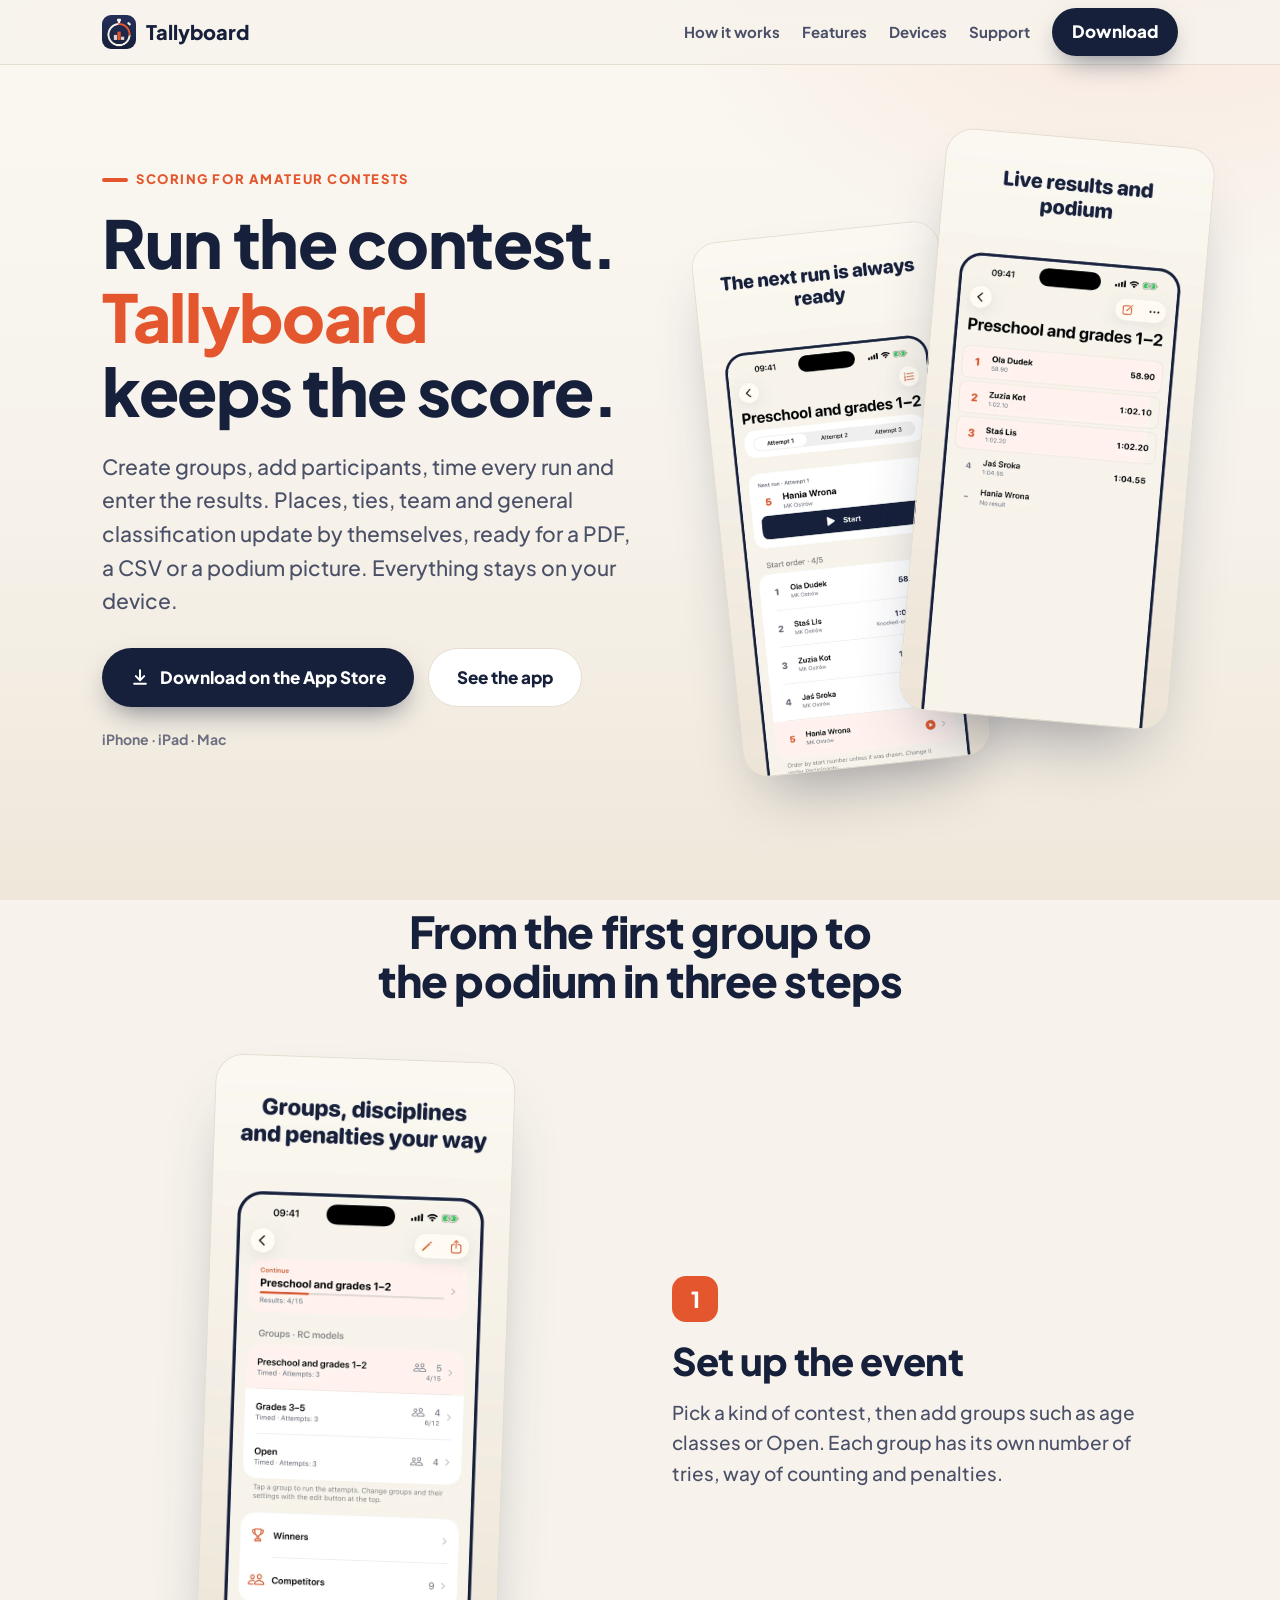
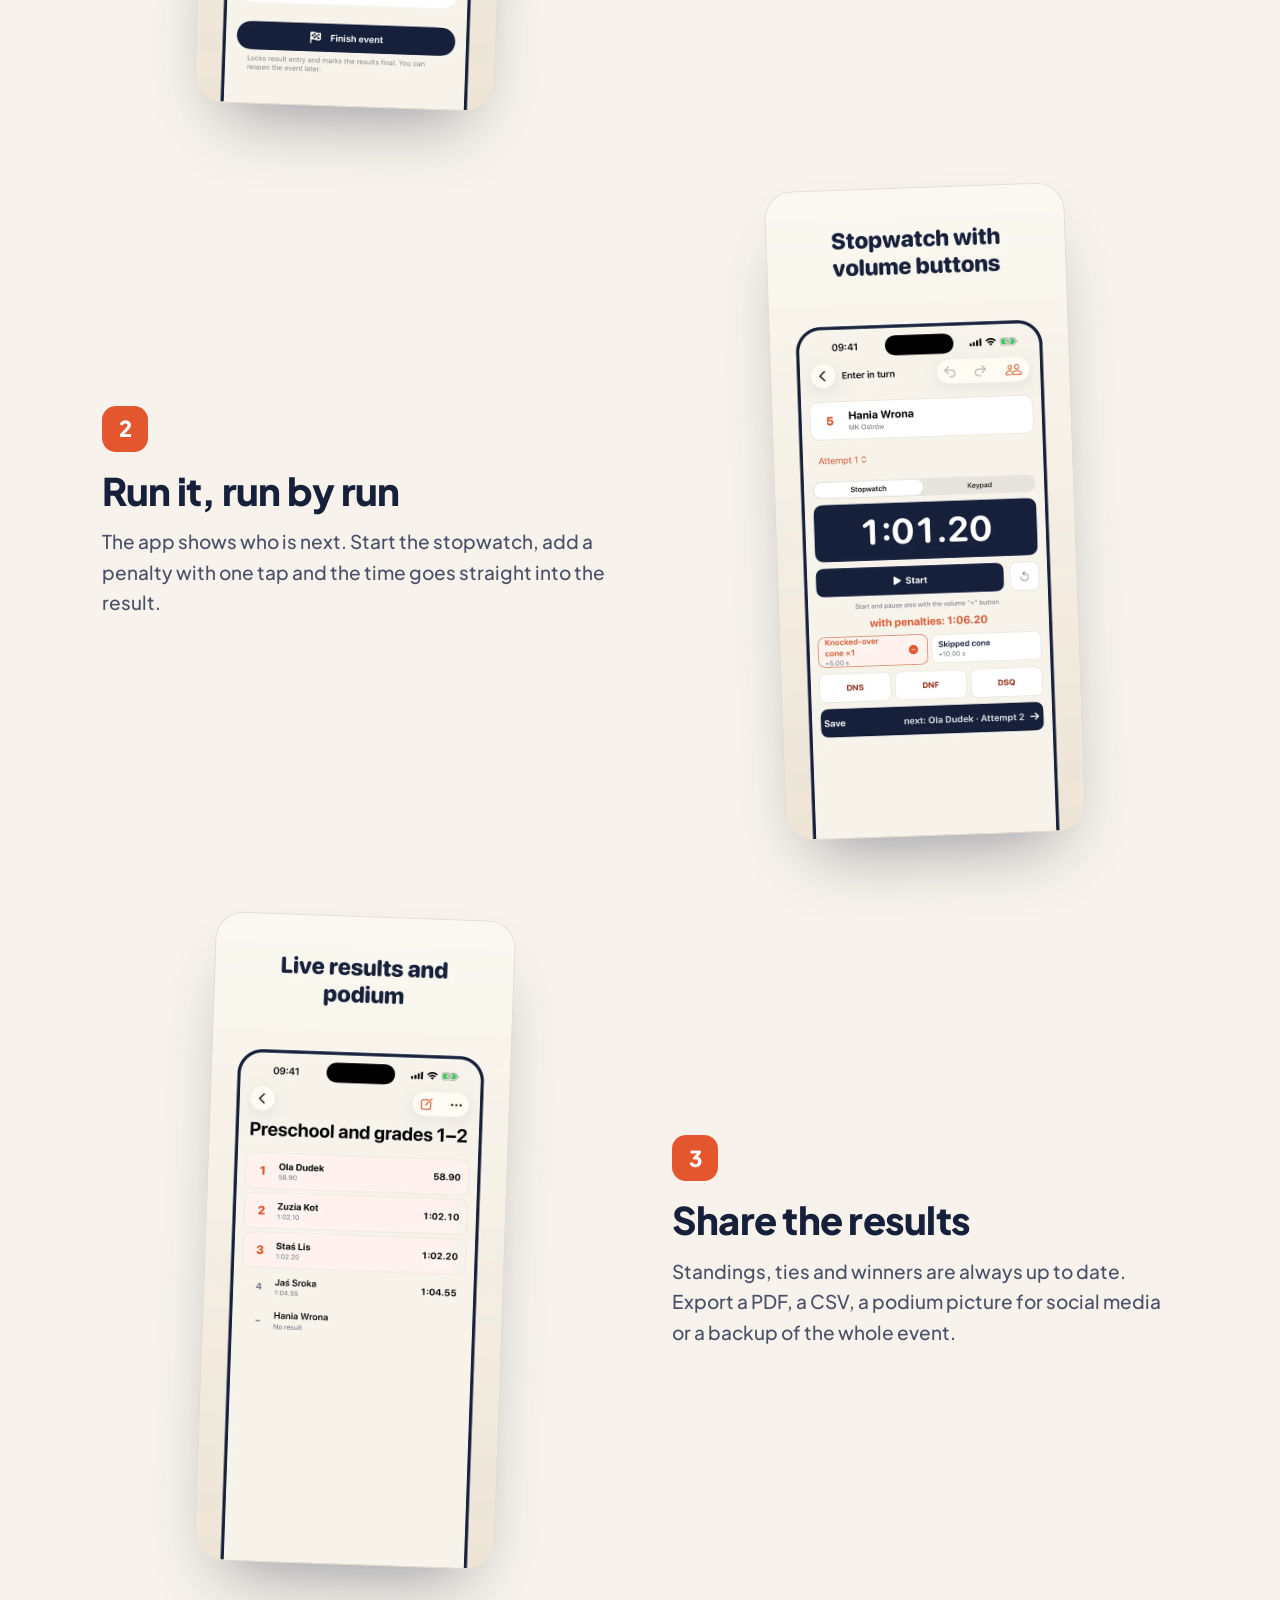
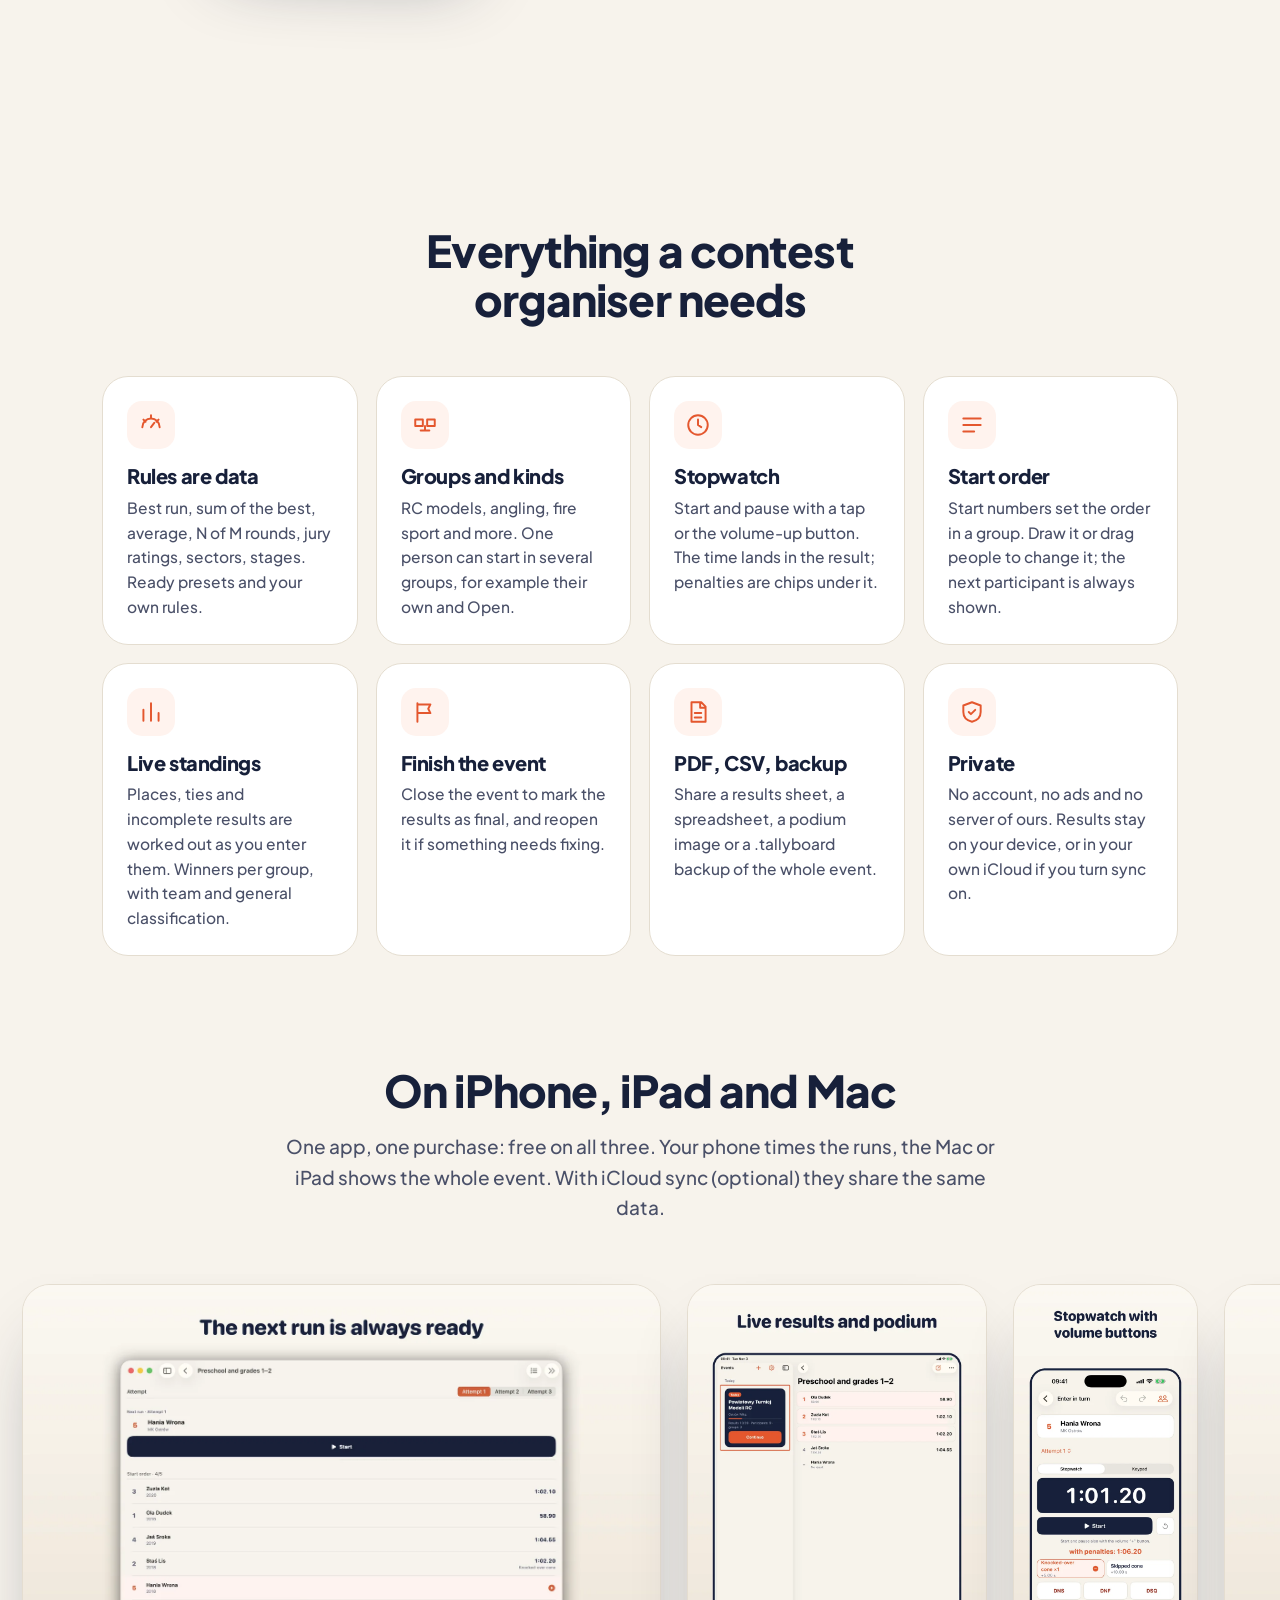
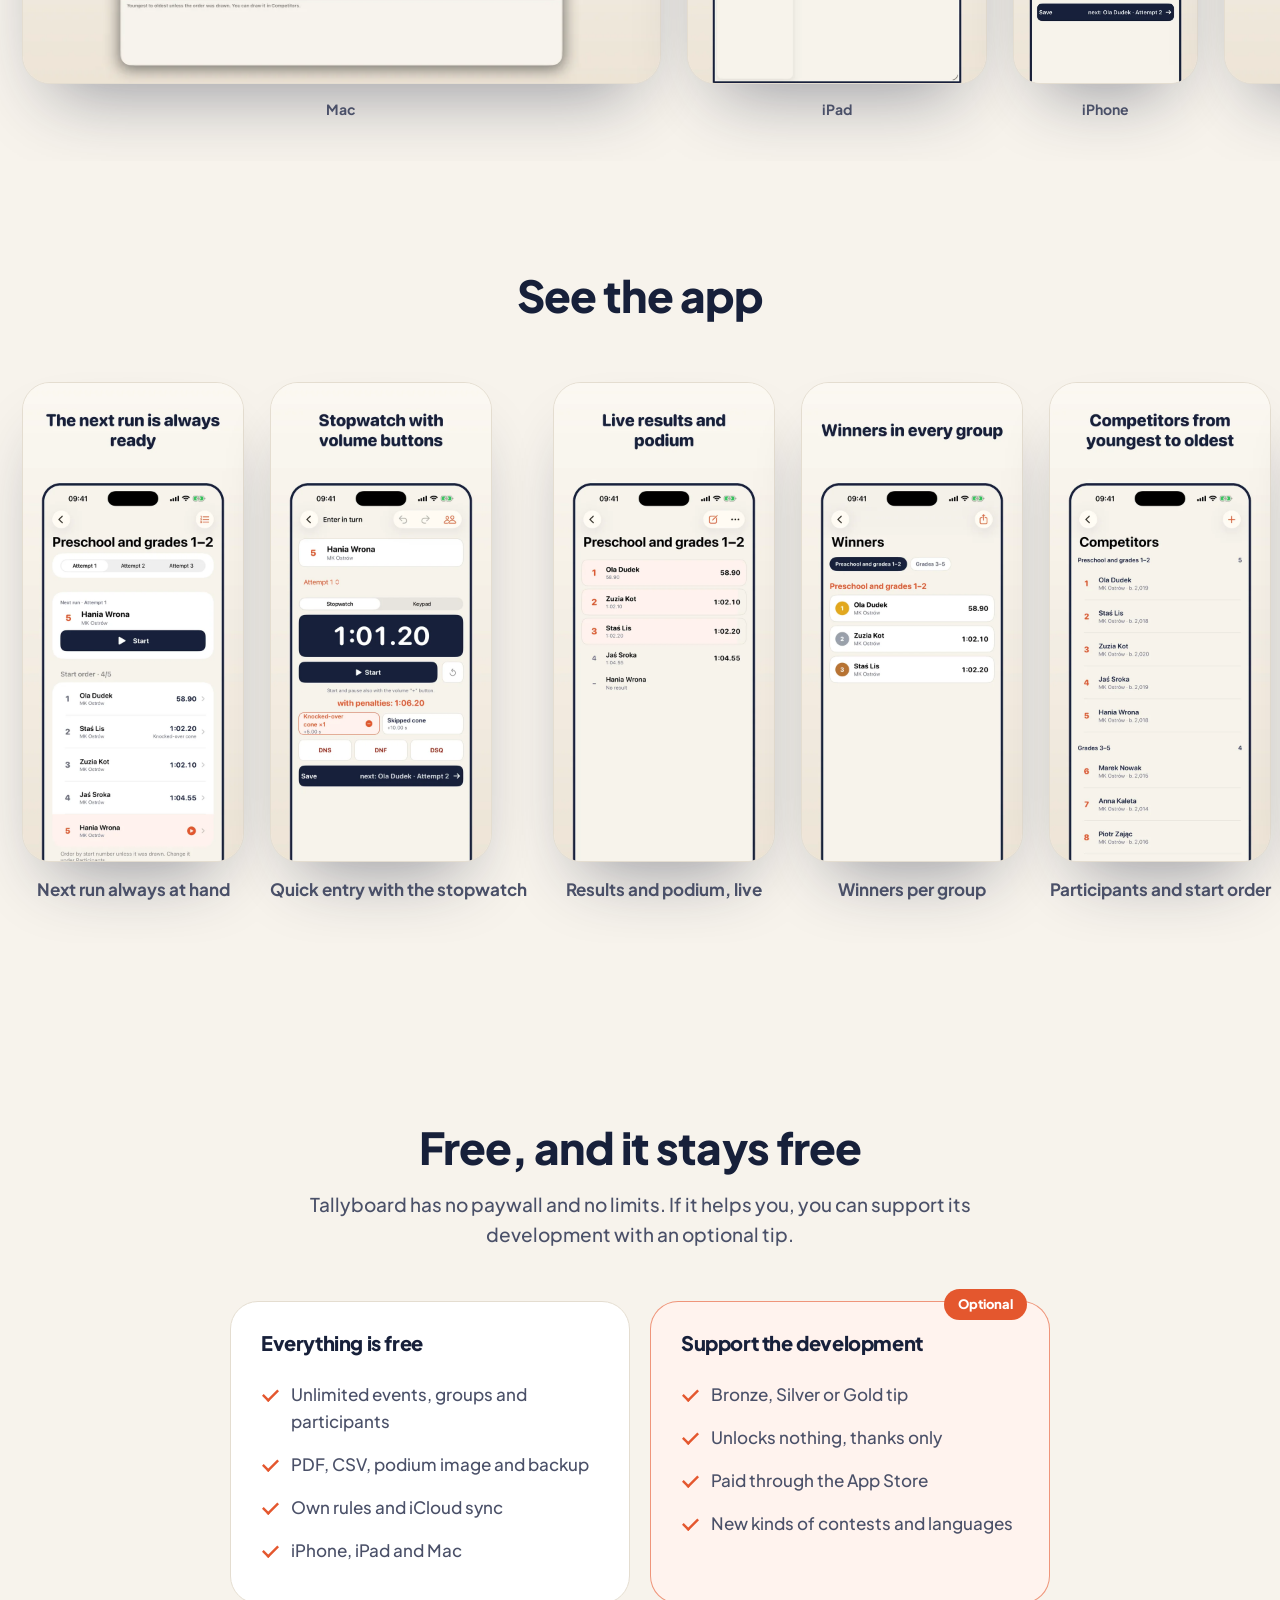
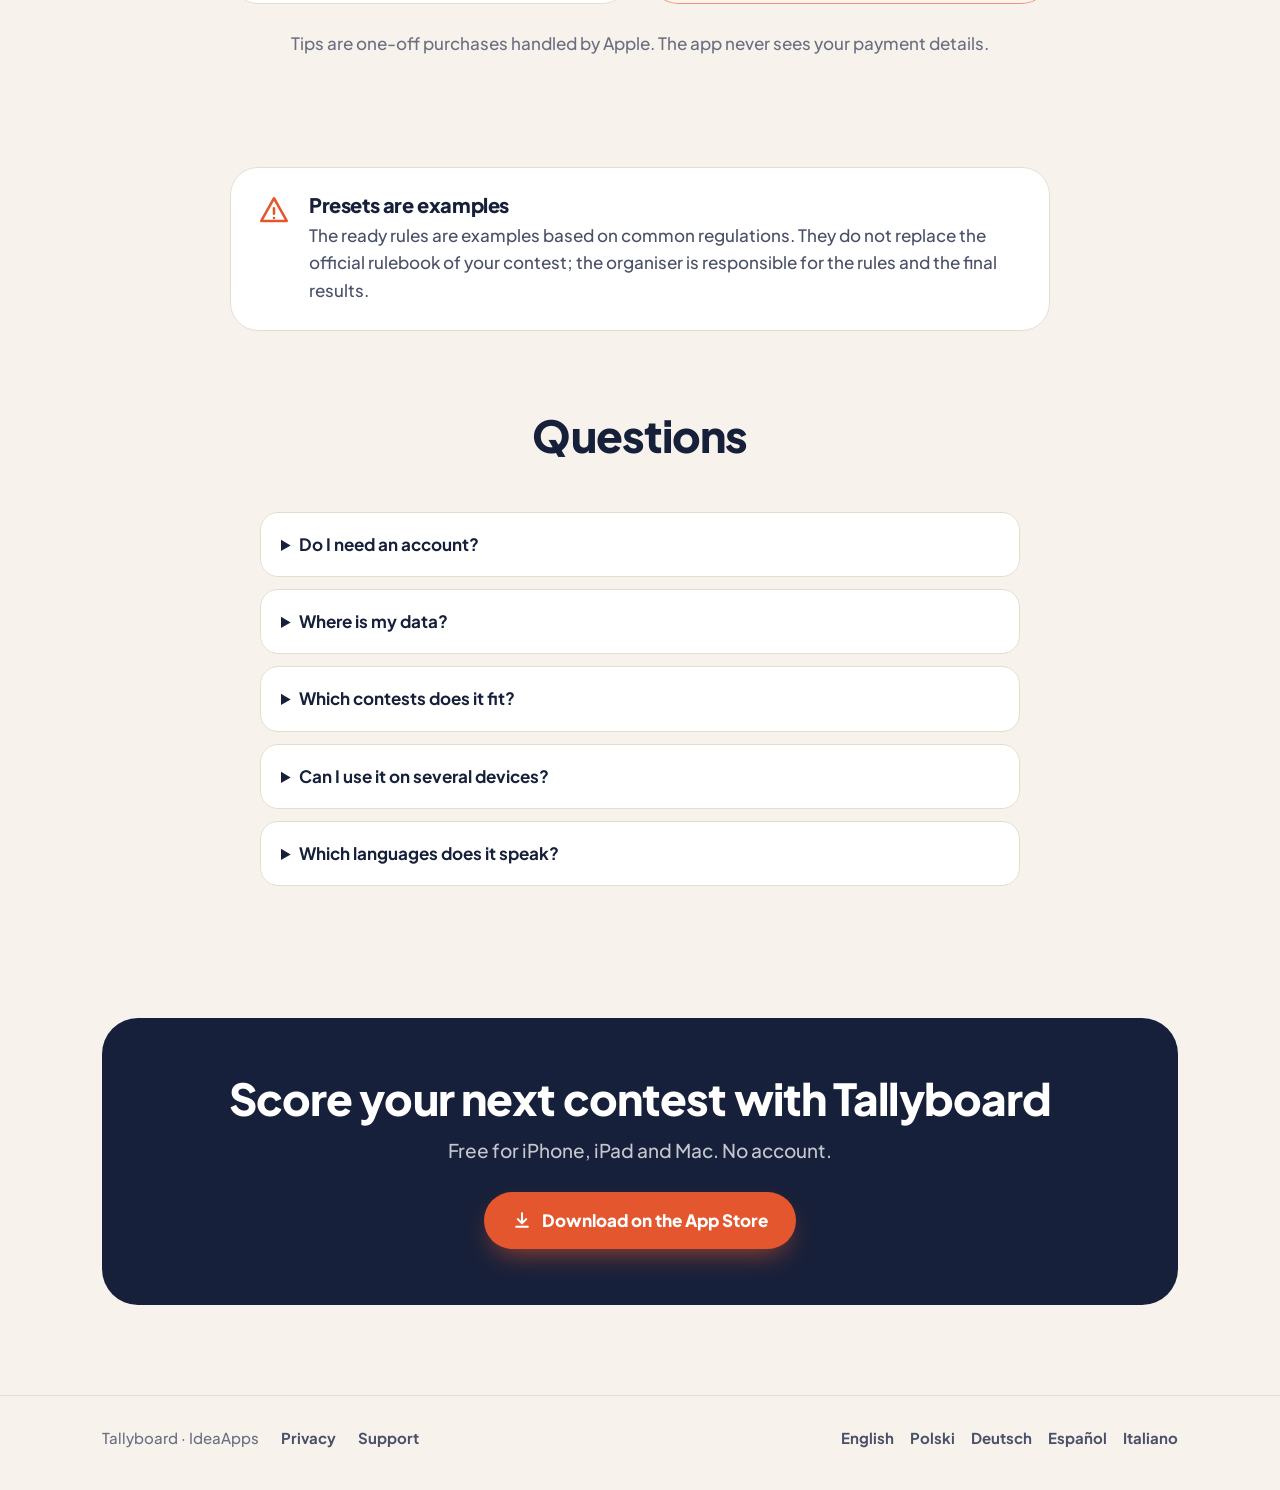
<file: index.html>
<!doctype html>
<html lang="en">
<head>
<meta charset="utf-8"><meta name="viewport" content="width=device-width,initial-scale=1,viewport-fit=cover">
<title>Tallyboard: score amateur contests on iPhone, iPad and Mac</title>
<meta name="description" content="Rules are data. Run RC, angling, fire-sport, jury and any other amateur contest: start order, stopwatch, penalties, live standings, podium, PDF and CSV. No accounts, no ads.">
<meta name="theme-color" content="#F7F3EC">
<meta name="apple-itunes-app" content="app-id=6829415575">
<link rel="canonical" href="https://ideaapps.io/Tallyboard/">
<link rel="alternate" hreflang="en" href="https://ideaapps.io/Tallyboard/"><link rel="alternate" hreflang="pl" href="https://ideaapps.io/Tallyboard/pl/"><link rel="alternate" hreflang="de" href="https://ideaapps.io/Tallyboard/de/"><link rel="alternate" hreflang="es" href="https://ideaapps.io/Tallyboard/es/"><link rel="alternate" hreflang="it" href="https://ideaapps.io/Tallyboard/it/"><link rel="alternate" hreflang="x-default" href="https://ideaapps.io/Tallyboard/">
<meta property="og:type" content="website"><meta property="og:title" content="Tallyboard: score amateur contests on iPhone, iPad and Mac"><meta property="og:description" content="Rules are data. Run RC, angling, fire-sport, jury and any other amateur contest: start order, stopwatch, penalties, live standings, podium, PDF and CSV. No accounts, no ads.">
<meta property="og:image" content="https://ideaapps.io/Tallyboard/assets/og.png"><meta property="og:url" content="https://ideaapps.io/Tallyboard/">
<meta name="twitter:card" content="summary_large_image">
<link rel="icon" href="assets/icon.png"><link rel="apple-touch-icon" href="assets/icon.png">
<link rel="stylesheet" href="assets/style.css">
</head>
<body>
<nav class="top"><div class="wrap"><a class="brand" href="./"><img src="assets/icon.png" alt="" width="34" height="34">Tallyboard</a><a class="l" href="./#how">How it works</a><a class="l" href="./#features">Features</a><a class="l" href="./#devices">Devices</a><a class="l" href="support.html">Support</a><a class="btn" style="padding:10px 20px" href="https://apps.apple.com/app/id6829415575">Download</a></div></nav>
<header class="hero"><div class="wrap"><div><span class="eyebrow">Scoring for amateur contests</span><h1>Run the contest. <em>Tallyboard</em> keeps the score.</h1><p class="lead">Create groups, add participants, time every run and enter the results. Places, ties, team and general classification update by themselves, ready for a PDF, a CSV or a podium picture. Everything stays on your device.</p><div class="btns"><a class="btn" href="https://apps.apple.com/app/id6829415575"><svg viewBox="0 0 24 24" fill="none" stroke="currentColor" stroke-width="2.4" stroke-linecap="round" stroke-linejoin="round"><path d="M12 4v11M7 11l5 5 5-5M5 20h14"/></svg>Download on the App Store</a><a class="btn ghost" href="#how">See the app</a></div><span class="dev">iPhone · iPad · Mac</span></div><div class="phones"><img class="shot p2" src="assets/shots/en-US-iphone-01.webp" alt="Next run always at hand" loading="lazy" width="660" height="1434"><img class="shot p1" src="assets/shots/en-US-iphone-03.webp" alt="Results and podium, live" loading="lazy" width="660" height="1434"></div></div></header><section id="how"><div class="wrap"><div class="head reveal"><h2>From the first group to the podium in three steps</h2></div><div class="step reveal"><div class="txt"><span class="num">1</span><h2 style="font-size:clamp(26px,3.6vw,38px)">Set up the event</h2><p>Pick a kind of contest, then add groups such as age classes or Open. Each group has its own number of tries, way of counting and penalties.</p></div><div><img class="shot " src="assets/shots/en-US-iphone-06.webp" alt="Groups for every class" loading="lazy" width="660" height="1434"></div></div><div class="step reveal"><div class="txt"><span class="num">2</span><h2 style="font-size:clamp(26px,3.6vw,38px)">Run it, run by run</h2><p>The app shows who is next. Start the stopwatch, add a penalty with one tap and the time goes straight into the result.</p></div><div><img class="shot " src="assets/shots/en-US-iphone-02.webp" alt="Quick entry with the stopwatch" loading="lazy" width="660" height="1434"></div></div><div class="step reveal"><div class="txt"><span class="num">3</span><h2 style="font-size:clamp(26px,3.6vw,38px)">Share the results</h2><p>Standings, ties and winners are always up to date. Export a PDF, a CSV, a podium picture for social media or a backup of the whole event.</p></div><div><img class="shot " src="assets/shots/en-US-iphone-03.webp" alt="Results and podium, live" loading="lazy" width="660" height="1434"></div></div></div></section><section id="features"><div class="wrap"><div class="head reveal"><h2>Everything a contest organiser needs</h2></div><div class="grid"><div class="feat reveal"><div class="ic"><svg viewBox="0 0 24 24" fill="none" stroke="currentColor" stroke-width="1.8" stroke-linecap="round" stroke-linejoin="round"><path d="M12 3v3M5 7l2 2M19 7l-2 2M4 14a8 8 0 0116 0M12 14l3-4"/></svg></div><h3>Rules are data</h3><p>Best run, sum of the best, average, N of M rounds, jury ratings, sectors, stages. Ready presets and your own rules.</p></div><div class="feat reveal"><div class="ic"><svg viewBox="0 0 24 24" fill="none" stroke="currentColor" stroke-width="1.8" stroke-linecap="round" stroke-linejoin="round"><path d="M3 7h7v6H3zM14 7h7v6h-7zM8 17h8M12 13v4"/></svg></div><h3>Groups and kinds</h3><p>RC models, angling, fire sport and more. One person can start in several groups, for example their own and Open.</p></div><div class="feat reveal"><div class="ic"><svg viewBox="0 0 24 24" fill="none" stroke="currentColor" stroke-width="1.8" stroke-linecap="round" stroke-linejoin="round"><path d="M12 7v5l3 2M12 3a9 9 0 100 18 9 9 0 000-18z"/></svg></div><h3>Stopwatch</h3><p>Start and pause with a tap or the volume-up button. The time lands in the result; penalties are chips under it.</p></div><div class="feat reveal"><div class="ic"><svg viewBox="0 0 24 24" fill="none" stroke="currentColor" stroke-width="1.8" stroke-linecap="round" stroke-linejoin="round"><path d="M4 6h16M4 12h16M4 18h10"/></svg></div><h3>Start order</h3><p>Start numbers set the order in a group. Draw it or drag people to change it; the next participant is always shown.</p></div><div class="feat reveal"><div class="ic"><svg viewBox="0 0 24 24" fill="none" stroke="currentColor" stroke-width="1.8" stroke-linecap="round" stroke-linejoin="round"><path d="M5 20V10M12 20V4M19 20v-7"/></svg></div><h3>Live standings</h3><p>Places, ties and incomplete results are worked out as you enter them. Winners per group, with team and general classification.</p></div><div class="feat reveal"><div class="ic"><svg viewBox="0 0 24 24" fill="none" stroke="currentColor" stroke-width="1.8" stroke-linecap="round" stroke-linejoin="round"><path d="M5 4v17M5 5h12l-2 4 2 4H5"/></svg></div><h3>Finish the event</h3><p>Close the event to mark the results as final, and reopen it if something needs fixing.</p></div><div class="feat reveal"><div class="ic"><svg viewBox="0 0 24 24" fill="none" stroke="currentColor" stroke-width="1.8" stroke-linecap="round" stroke-linejoin="round"><path d="M6 3h9l4 4v14H6zM14 3v5h5M9 13h6M9 17h6"/></svg></div><h3>PDF, CSV, backup</h3><p>Share a results sheet, a spreadsheet, a podium image or a .tallyboard backup of the whole event.</p></div><div class="feat reveal"><div class="ic"><svg viewBox="0 0 24 24" fill="none" stroke="currentColor" stroke-width="1.8" stroke-linecap="round" stroke-linejoin="round"><path d="M12 3l8 3v6c0 4.500-3.200 7.800-8 9-4.800-1.200-8-4.500-8-9V6zM9 12l2 2 4-4"/></svg></div><h3>Private</h3><p>No account, no ads and no server of ours. Results stay on your device, or in your own iCloud if you turn sync on.</p></div></div></div></section><section id="devices" style="padding-top:20px"><div class="wrap"><div class="head reveal"><h2>On iPhone, iPad and Mac</h2><p>One app, one purchase: free on all three. Your phone times the runs, the Mac or iPad shows the whole event. With iCloud sync (optional) they share the same data.</p></div></div><div class="gallery dev"><figure><img class="shot " src="assets/shots/en-US-mac-01.webp" alt="Mac · Tallyboard" loading="lazy" width="1400" height="875"><figcaption>Mac</figcaption></figure><figure><img class="shot " src="assets/shots/en-US-ipad-03.webp" alt="iPad · Tallyboard" loading="lazy" width="900" height="1200"><figcaption>iPad</figcaption></figure><figure><img class="shot " src="assets/shots/en-US-iphone-02.webp" alt="iPhone · Tallyboard" loading="lazy" width="660" height="1434"><figcaption>iPhone</figcaption></figure><figure><img class="shot " src="assets/shots/en-US-mac-03.webp" alt="Mac · Tallyboard" loading="lazy" width="1400" height="875"><figcaption>Mac</figcaption></figure></div></section><section style="padding-top:20px"><div class="head reveal"><h2>See the app</h2></div><div class="gallery"><figure><img class="shot " src="assets/shots/en-US-iphone-01.webp" alt="Next run always at hand" loading="lazy" width="660" height="1434"><figcaption>Next run always at hand</figcaption></figure><figure><img class="shot " src="assets/shots/en-US-iphone-02.webp" alt="Quick entry with the stopwatch" loading="lazy" width="660" height="1434"><figcaption>Quick entry with the stopwatch</figcaption></figure><figure><img class="shot " src="assets/shots/en-US-iphone-03.webp" alt="Results and podium, live" loading="lazy" width="660" height="1434"><figcaption>Results and podium, live</figcaption></figure><figure><img class="shot " src="assets/shots/en-US-iphone-04.webp" alt="Winners per group" loading="lazy" width="660" height="1434"><figcaption>Winners per group</figcaption></figure><figure><img class="shot " src="assets/shots/en-US-iphone-05.webp" alt="Participants and start order" loading="lazy" width="660" height="1434"><figcaption>Participants and start order</figcaption></figure><figure><img class="shot " src="assets/shots/en-US-iphone-06.webp" alt="Groups for every class" loading="lazy" width="660" height="1434"><figcaption>Groups for every class</figcaption></figure></div></section><section id="pricing"><div class="wrap"><div class="head reveal"><h2>Free, and it stays free</h2><p>Tallyboard has no paywall and no limits. If it helps you, you can support its development with an optional tip.</p></div><div class="plans reveal"><div class="plan"><h3>Everything is free</h3><ul><li>Unlimited events, groups and participants</li><li>PDF, CSV, podium image and backup</li><li>Own rules and iCloud sync</li><li>iPhone, iPad and Mac</li></ul></div><div class="plan pro"><span class="badge">Optional</span><h3>Support the development</h3><ul><li>Bronze, Silver or Gold tip</li><li>Unlocks nothing, thanks only</li><li>Paid through the App Store</li><li>New kinds of contests and languages</li></ul></div></div><p class="note">Tips are one-off purchases handled by Apple. The app never sees your payment details.</p></div></section><section style="padding:20px 0 60px"><div class="wrap"><div class="card legal reveal"><svg viewBox="0 0 24 24" fill="none" stroke="currentColor" stroke-width="1.8" stroke-linecap="round" stroke-linejoin="round"><path d="M12 3l9 16H3zM12 10v4M12 17h.01"/></svg><div><h3>Presets are examples</h3><p>The ready rules are examples based on common regulations. They do not replace the official rulebook of your contest; the organiser is responsible for the rules and the final results.</p></div></div></div></section><section style="padding-top:20px"><div class="wrap"><div class="head reveal"><h2>Questions</h2></div><div class="faq reveal"><details><summary>Do I need an account?</summary><p>No. There are no accounts and no ads.</p></details><details><summary>Where is my data?</summary><p>On your device. If you turn on iCloud sync it is also in your private iCloud. We have no server and no access to your data.</p></details><details><summary>Which contests does it fit?</summary><p>Any contest where people take turns and are ranked by time, points or ratings: RC, angling, fire sport, jury contests, autocross and more. If the ready rules do not fit, build your own.</p></details><details><summary>Can I use it on several devices?</summary><p>Yes. Turn on iCloud sync in Settings, or move an event with a .tallyboard backup file.</p></details><details><summary>Which languages does it speak?</summary><p>Polish, English, German, Spanish and Italian.</p></details></div></div></section><div class="cta"><div class="wrap"><div class="box reveal"><h2>Score your next contest with Tallyboard</h2><p>Free for iPhone, iPad and Mac. No account.</p><a class="btn" href="https://apps.apple.com/app/id6829415575"><svg viewBox="0 0 24 24" fill="none" stroke="currentColor" stroke-width="2.4" stroke-linecap="round" stroke-linejoin="round"><path d="M12 4v11M7 11l5 5 5-5M5 20h14"/></svg>Download on the App Store</a></div></div></div><footer><div class="wrap"><span>Tallyboard · IdeaApps</span><a href="privacy.html">Privacy</a><a href="support.html">Support</a><span class="sp"><a href="./" hreflang="en">English</a><a href="pl/" hreflang="pl">Polski</a><a href="de/" hreflang="de">Deutsch</a><a href="es/" hreflang="es">Español</a><a href="it/" hreflang="it">Italiano</a></span></div></footer>
<script src="assets/app.js" defer></script>
</body></html>
</file>
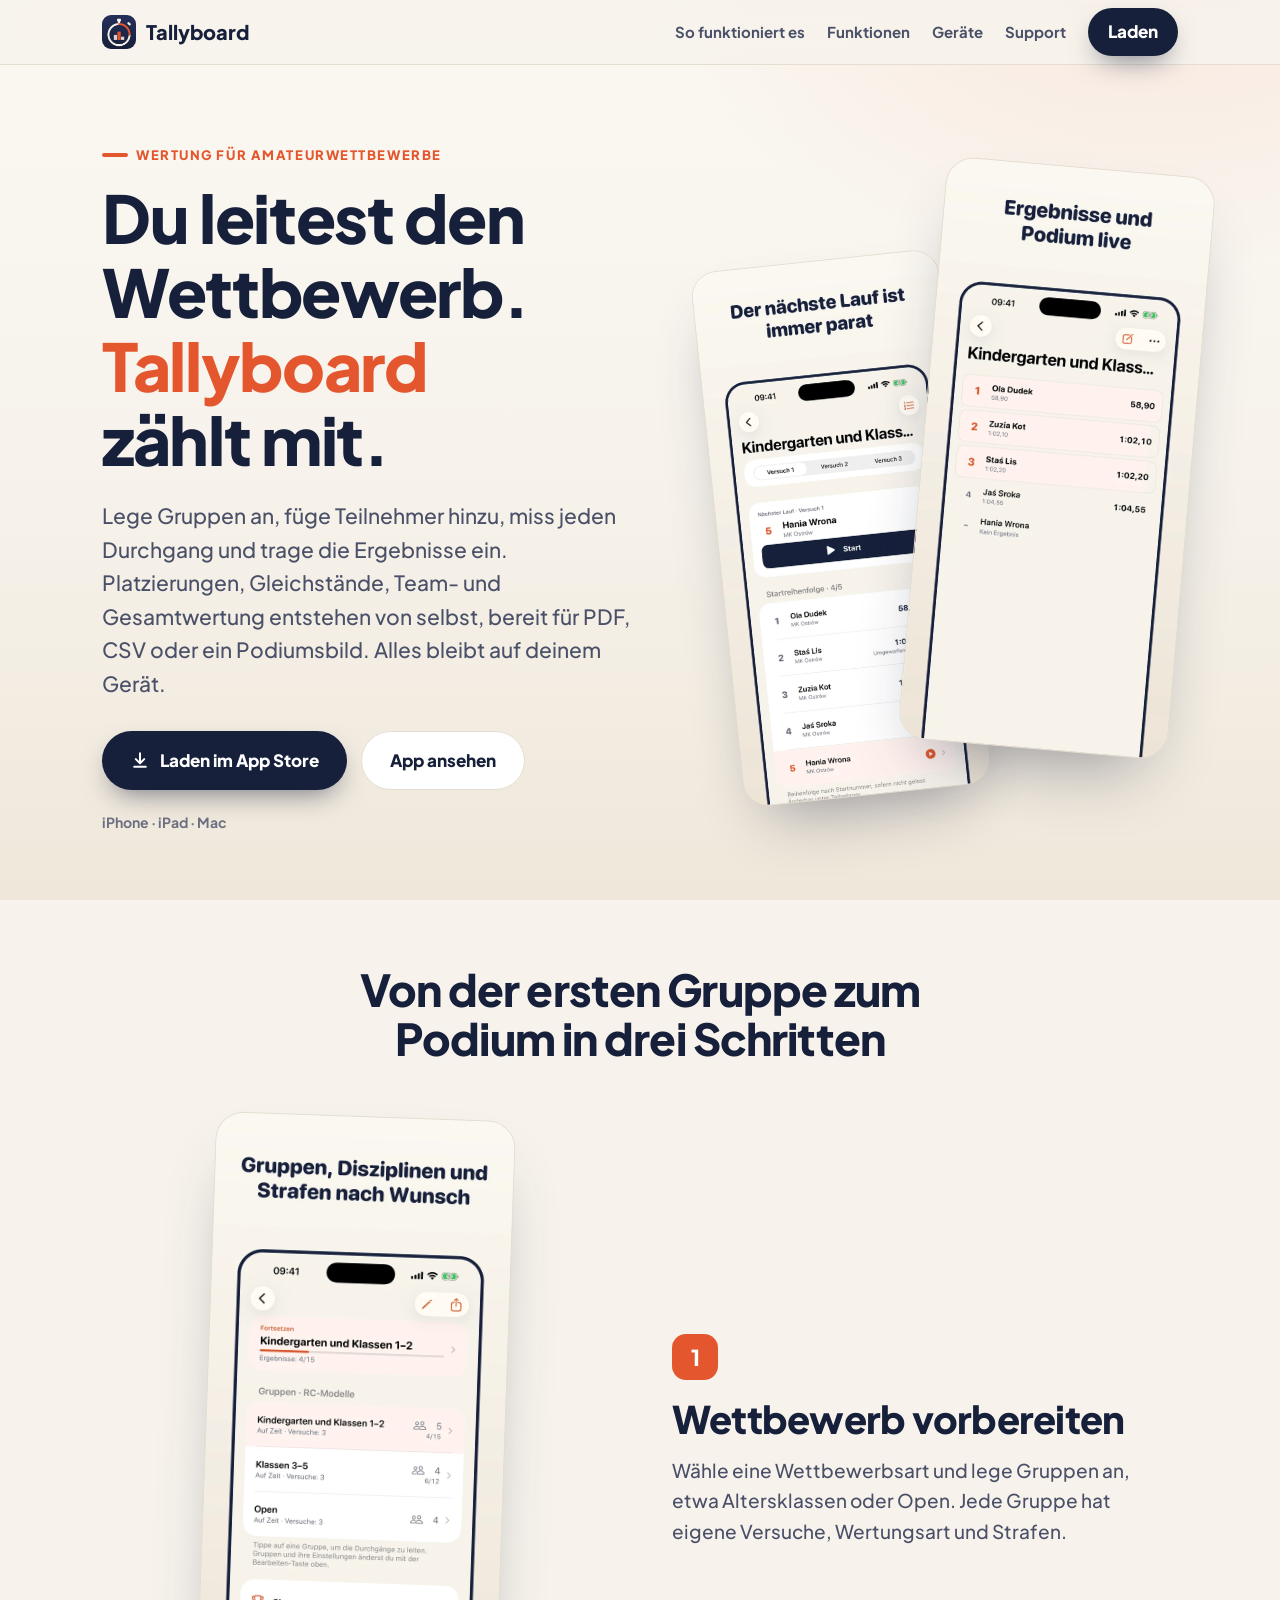
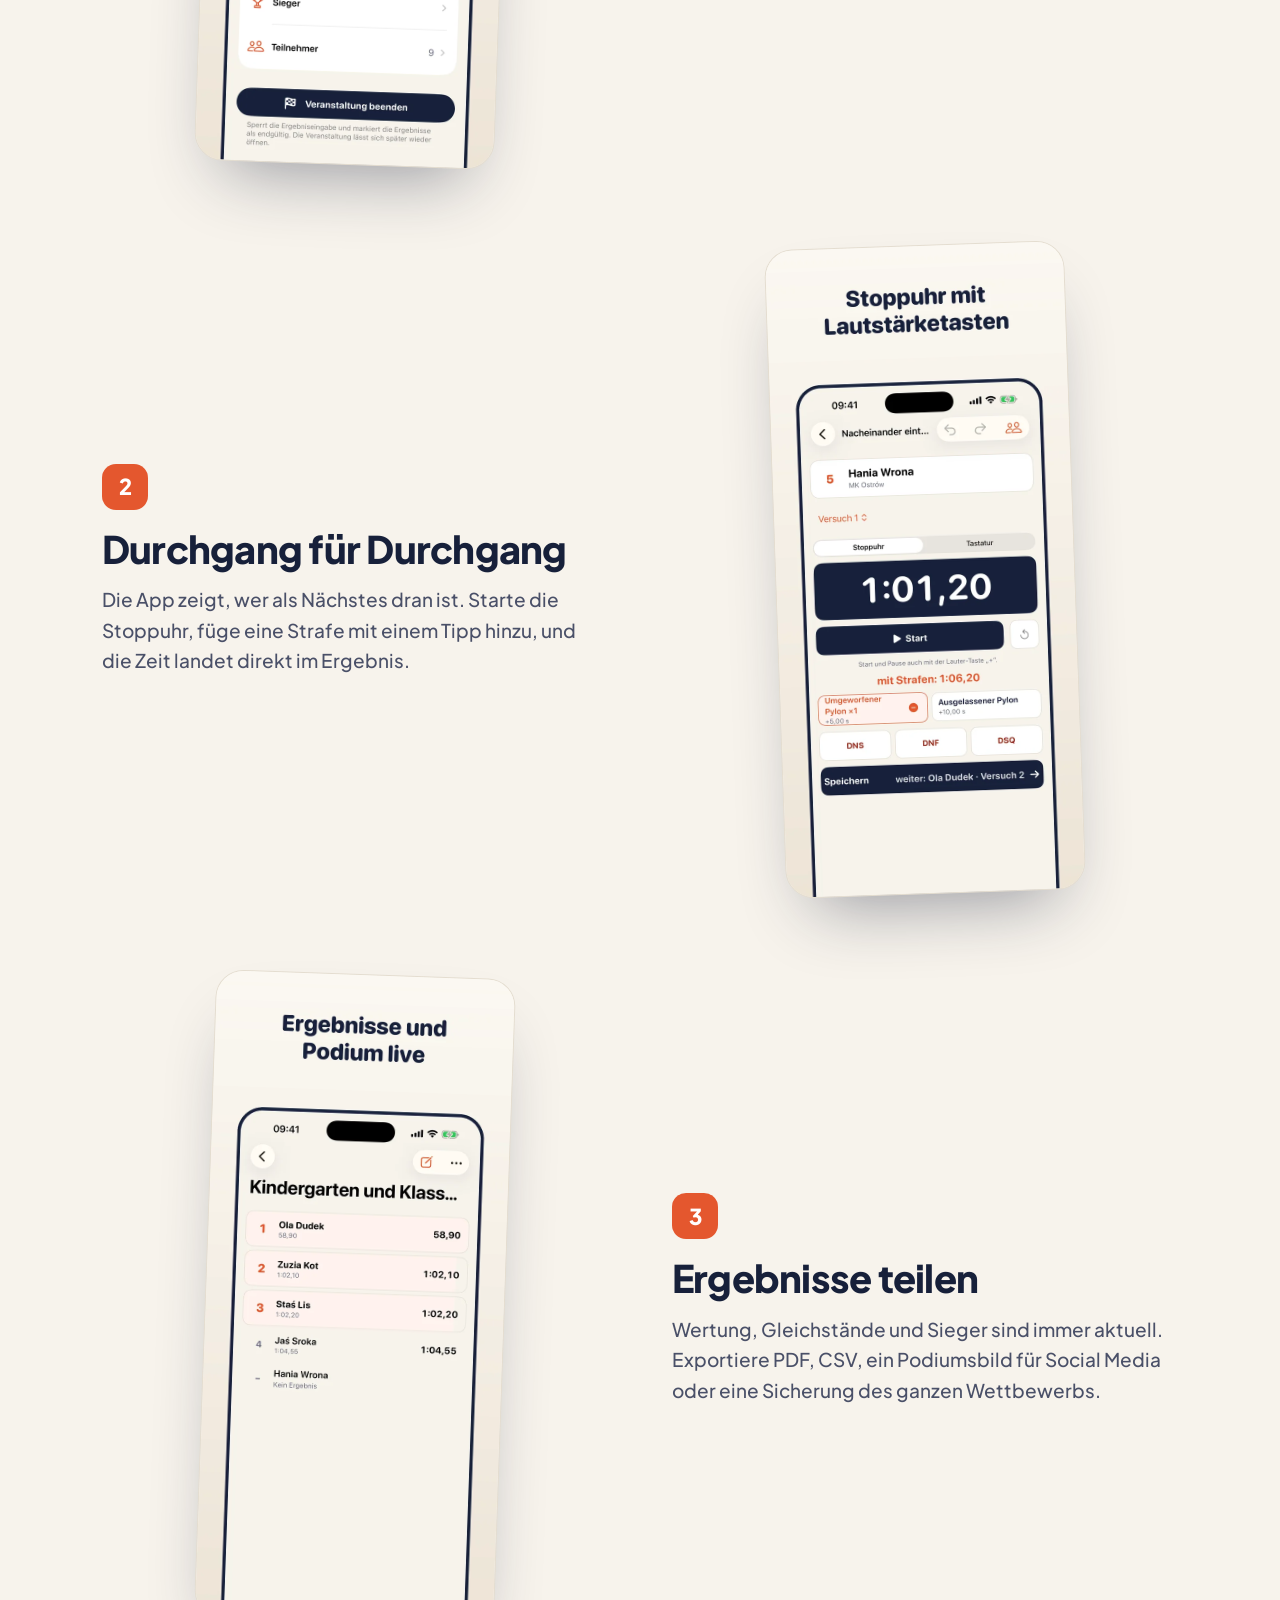
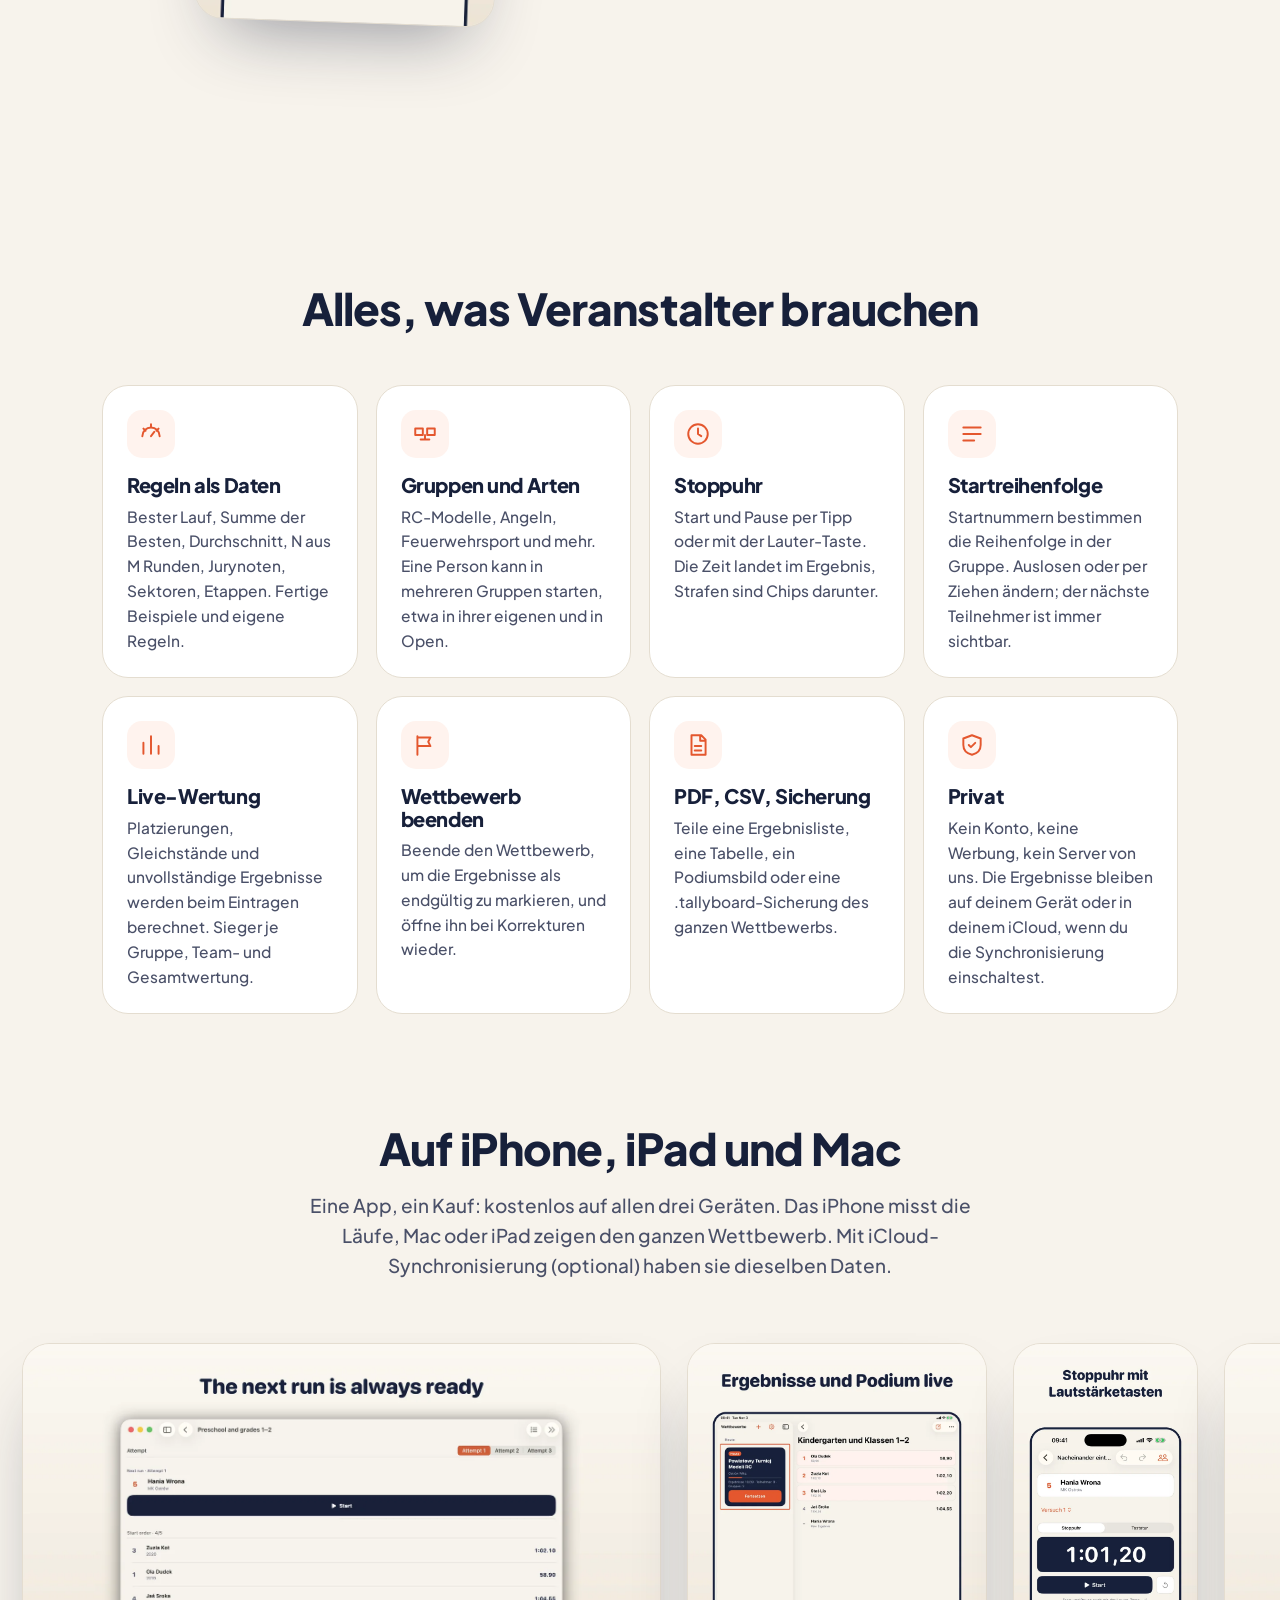
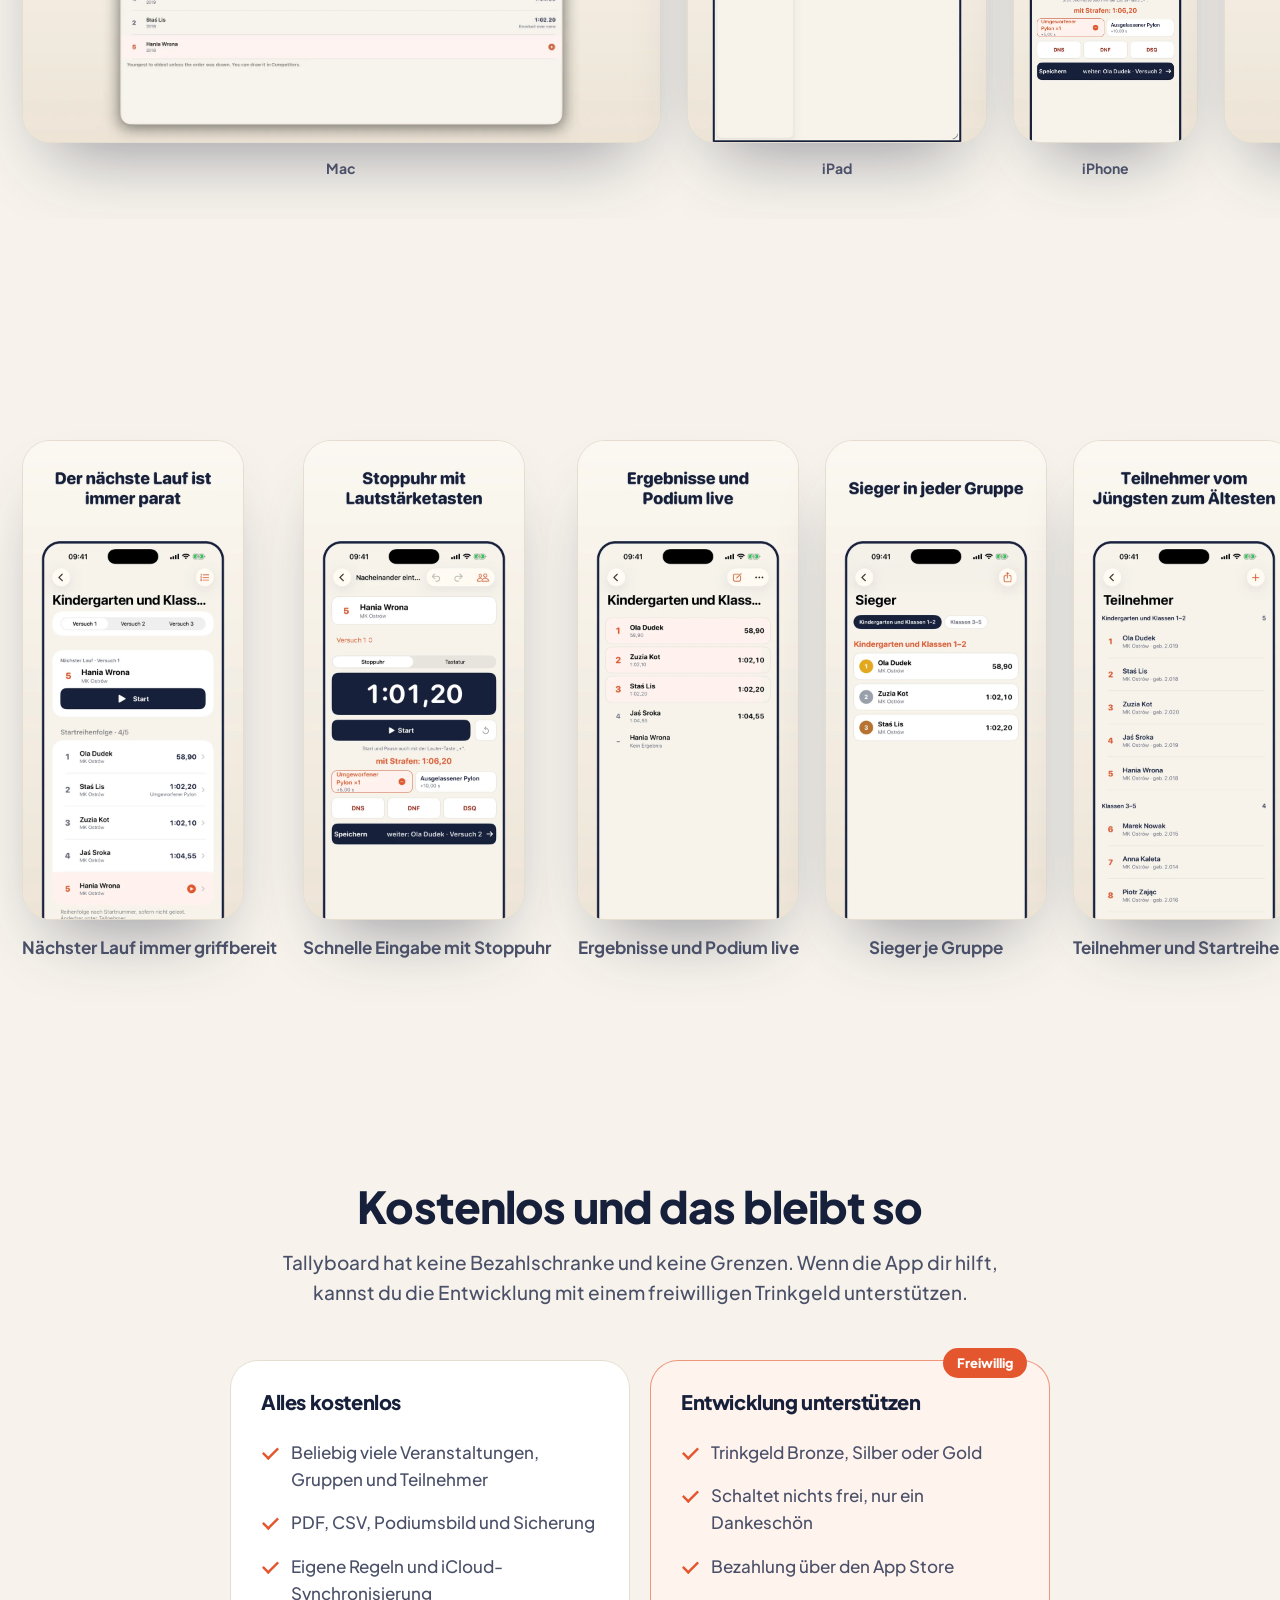
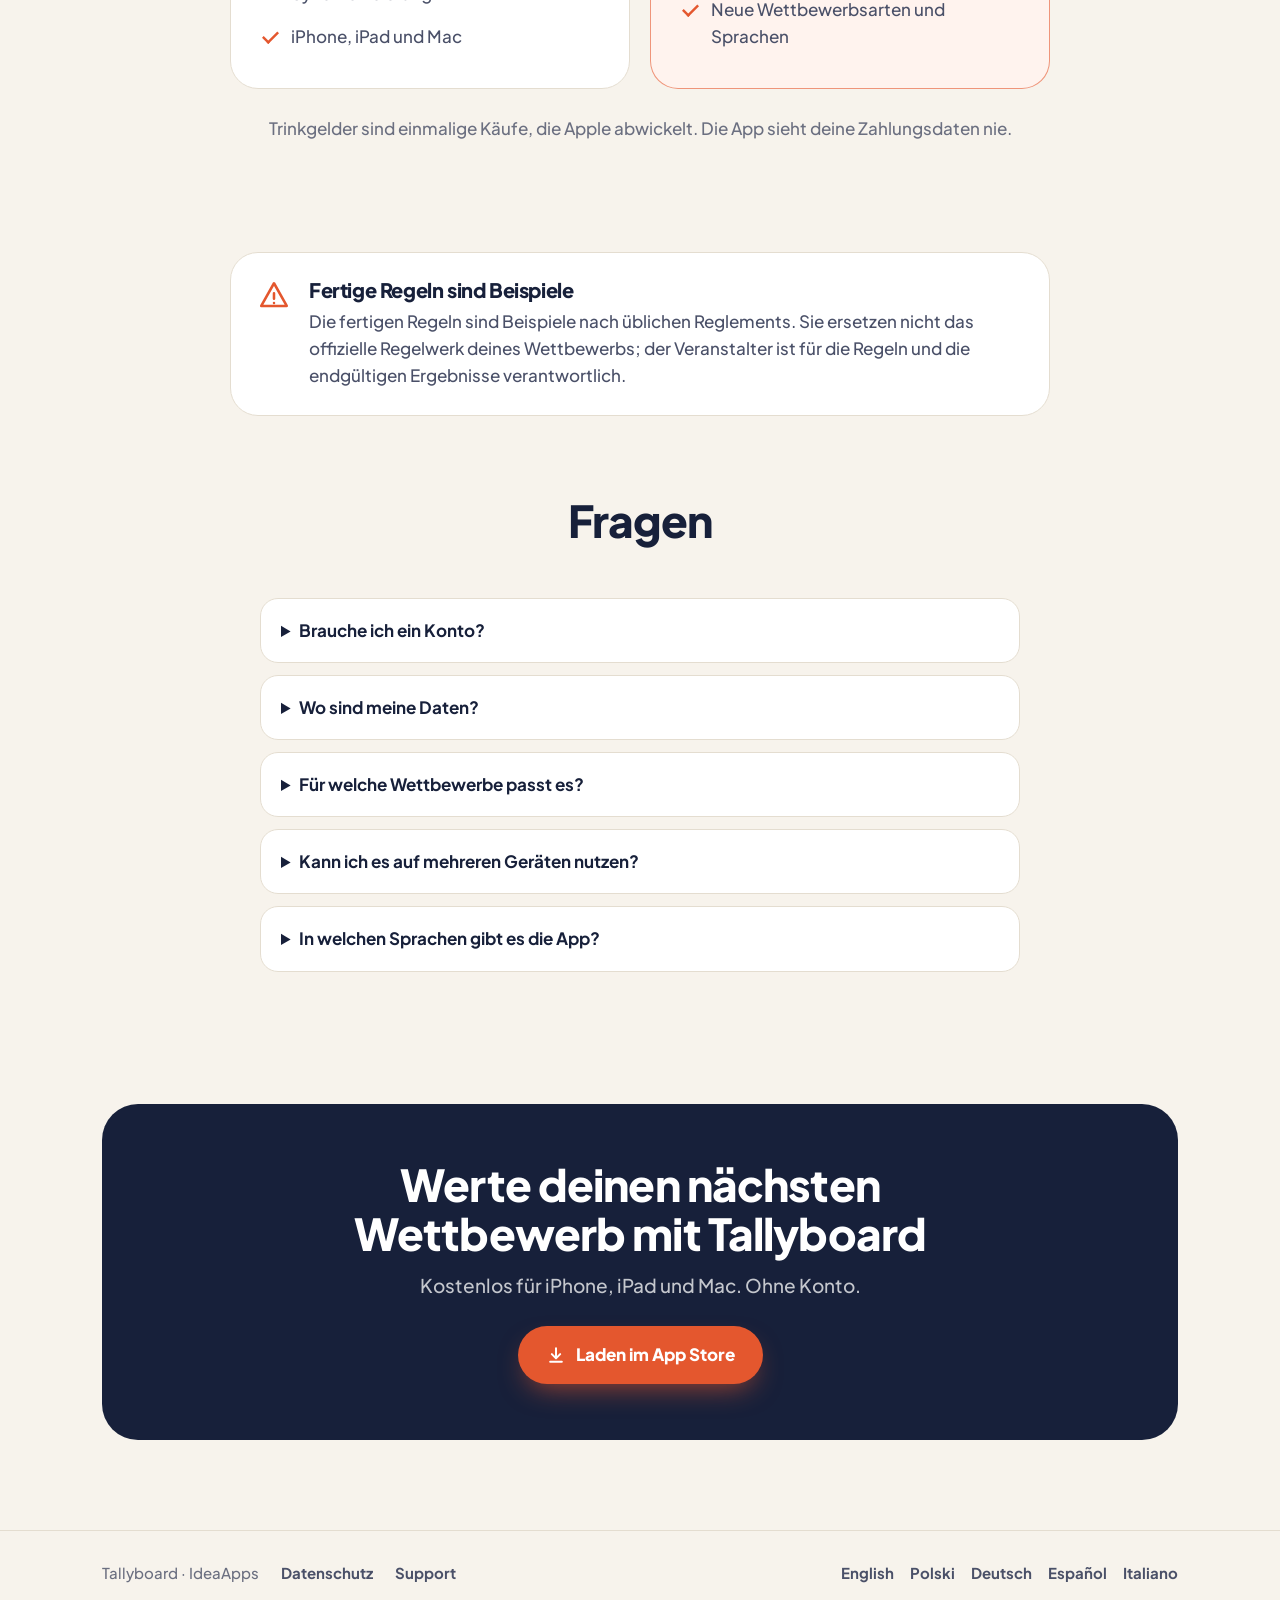
<file: de/index.html>
<!doctype html>
<html lang="de">
<head>
<meta charset="utf-8"><meta name="viewport" content="width=device-width,initial-scale=1,viewport-fit=cover">
<title>Tallyboard: Wertung für Amateurwettbewerbe auf iPhone, iPad und Mac</title>
<meta name="description" content="Regeln sind Daten. Führe RC-, Angel-, Feuerwehr-, Jury- und andere Amateurwettbewerbe: Startreihenfolge, Stoppuhr, Strafen, Live-Wertung, Podium, PDF und CSV. Keine Konten, keine Werbung.">
<meta name="theme-color" content="#F7F3EC">
<meta name="apple-itunes-app" content="app-id=6829415575">
<link rel="canonical" href="https://ideaapps.io/Tallyboard/de/">
<link rel="alternate" hreflang="en" href="https://ideaapps.io/Tallyboard/"><link rel="alternate" hreflang="pl" href="https://ideaapps.io/Tallyboard/pl/"><link rel="alternate" hreflang="de" href="https://ideaapps.io/Tallyboard/de/"><link rel="alternate" hreflang="es" href="https://ideaapps.io/Tallyboard/es/"><link rel="alternate" hreflang="it" href="https://ideaapps.io/Tallyboard/it/"><link rel="alternate" hreflang="x-default" href="https://ideaapps.io/Tallyboard/">
<meta property="og:type" content="website"><meta property="og:title" content="Tallyboard: Wertung für Amateurwettbewerbe auf iPhone, iPad und Mac"><meta property="og:description" content="Regeln sind Daten. Führe RC-, Angel-, Feuerwehr-, Jury- und andere Amateurwettbewerbe: Startreihenfolge, Stoppuhr, Strafen, Live-Wertung, Podium, PDF und CSV. Keine Konten, keine Werbung.">
<meta property="og:image" content="https://ideaapps.io/Tallyboard/assets/og.png"><meta property="og:url" content="https://ideaapps.io/Tallyboard/de/">
<meta name="twitter:card" content="summary_large_image">
<link rel="icon" href="../assets/icon.png"><link rel="apple-touch-icon" href="../assets/icon.png">
<link rel="stylesheet" href="../assets/style.css">
</head>
<body>
<nav class="top"><div class="wrap"><a class="brand" href="./"><img src="../assets/icon.png" alt="" width="34" height="34">Tallyboard</a><a class="l" href="./#how">So funktioniert es</a><a class="l" href="./#features">Funktionen</a><a class="l" href="./#devices">Geräte</a><a class="l" href="support.html">Support</a><a class="btn" style="padding:10px 20px" href="https://apps.apple.com/app/id6829415575">Laden</a></div></nav>
<header class="hero"><div class="wrap"><div><span class="eyebrow">Wertung für Amateurwettbewerbe</span><h1>Du leitest den Wettbewerb. <em>Tallyboard</em> zählt mit.</h1><p class="lead">Lege Gruppen an, füge Teilnehmer hinzu, miss jeden Durchgang und trage die Ergebnisse ein. Platzierungen, Gleichstände, Team- und Gesamtwertung entstehen von selbst, bereit für PDF, CSV oder ein Podiumsbild. Alles bleibt auf deinem Gerät.</p><div class="btns"><a class="btn" href="https://apps.apple.com/app/id6829415575"><svg viewBox="0 0 24 24" fill="none" stroke="currentColor" stroke-width="2.4" stroke-linecap="round" stroke-linejoin="round"><path d="M12 4v11M7 11l5 5 5-5M5 20h14"/></svg>Laden im App Store</a><a class="btn ghost" href="#how">App ansehen</a></div><span class="dev">iPhone · iPad · Mac</span></div><div class="phones"><img class="shot p2" src="../assets/shots/de-DE-iphone-01.webp" alt="Nächster Lauf immer griffbereit" loading="lazy" width="660" height="1434"><img class="shot p1" src="../assets/shots/de-DE-iphone-03.webp" alt="Ergebnisse und Podium live" loading="lazy" width="660" height="1434"></div></div></header><section id="how"><div class="wrap"><div class="head reveal"><h2>Von der ersten Gruppe zum Podium in drei Schritten</h2></div><div class="step reveal"><div class="txt"><span class="num">1</span><h2 style="font-size:clamp(26px,3.6vw,38px)">Wettbewerb vorbereiten</h2><p>Wähle eine Wettbewerbsart und lege Gruppen an, etwa Altersklassen oder Open. Jede Gruppe hat eigene Versuche, Wertungsart und Strafen.</p></div><div><img class="shot " src="../assets/shots/de-DE-iphone-06.webp" alt="Gruppen für jede Klasse" loading="lazy" width="660" height="1434"></div></div><div class="step reveal"><div class="txt"><span class="num">2</span><h2 style="font-size:clamp(26px,3.6vw,38px)">Durchgang für Durchgang</h2><p>Die App zeigt, wer als Nächstes dran ist. Starte die Stoppuhr, füge eine Strafe mit einem Tipp hinzu, und die Zeit landet direkt im Ergebnis.</p></div><div><img class="shot " src="../assets/shots/de-DE-iphone-02.webp" alt="Schnelle Eingabe mit Stoppuhr" loading="lazy" width="660" height="1434"></div></div><div class="step reveal"><div class="txt"><span class="num">3</span><h2 style="font-size:clamp(26px,3.6vw,38px)">Ergebnisse teilen</h2><p>Wertung, Gleichstände und Sieger sind immer aktuell. Exportiere PDF, CSV, ein Podiumsbild für Social Media oder eine Sicherung des ganzen Wettbewerbs.</p></div><div><img class="shot " src="../assets/shots/de-DE-iphone-03.webp" alt="Ergebnisse und Podium live" loading="lazy" width="660" height="1434"></div></div></div></section><section id="features"><div class="wrap"><div class="head reveal"><h2>Alles, was Veranstalter brauchen</h2></div><div class="grid"><div class="feat reveal"><div class="ic"><svg viewBox="0 0 24 24" fill="none" stroke="currentColor" stroke-width="1.8" stroke-linecap="round" stroke-linejoin="round"><path d="M12 3v3M5 7l2 2M19 7l-2 2M4 14a8 8 0 0116 0M12 14l3-4"/></svg></div><h3>Regeln als Daten</h3><p>Bester Lauf, Summe der Besten, Durchschnitt, N aus M Runden, Jurynoten, Sektoren, Etappen. Fertige Beispiele und eigene Regeln.</p></div><div class="feat reveal"><div class="ic"><svg viewBox="0 0 24 24" fill="none" stroke="currentColor" stroke-width="1.8" stroke-linecap="round" stroke-linejoin="round"><path d="M3 7h7v6H3zM14 7h7v6h-7zM8 17h8M12 13v4"/></svg></div><h3>Gruppen und Arten</h3><p>RC-Modelle, Angeln, Feuerwehrsport und mehr. Eine Person kann in mehreren Gruppen starten, etwa in ihrer eigenen und in Open.</p></div><div class="feat reveal"><div class="ic"><svg viewBox="0 0 24 24" fill="none" stroke="currentColor" stroke-width="1.8" stroke-linecap="round" stroke-linejoin="round"><path d="M12 7v5l3 2M12 3a9 9 0 100 18 9 9 0 000-18z"/></svg></div><h3>Stoppuhr</h3><p>Start und Pause per Tipp oder mit der Lauter-Taste. Die Zeit landet im Ergebnis, Strafen sind Chips darunter.</p></div><div class="feat reveal"><div class="ic"><svg viewBox="0 0 24 24" fill="none" stroke="currentColor" stroke-width="1.8" stroke-linecap="round" stroke-linejoin="round"><path d="M4 6h16M4 12h16M4 18h10"/></svg></div><h3>Startreihenfolge</h3><p>Startnummern bestimmen die Reihenfolge in der Gruppe. Auslosen oder per Ziehen ändern; der nächste Teilnehmer ist immer sichtbar.</p></div><div class="feat reveal"><div class="ic"><svg viewBox="0 0 24 24" fill="none" stroke="currentColor" stroke-width="1.8" stroke-linecap="round" stroke-linejoin="round"><path d="M5 20V10M12 20V4M19 20v-7"/></svg></div><h3>Live-Wertung</h3><p>Platzierungen, Gleichstände und unvollständige Ergebnisse werden beim Eintragen berechnet. Sieger je Gruppe, Team- und Gesamtwertung.</p></div><div class="feat reveal"><div class="ic"><svg viewBox="0 0 24 24" fill="none" stroke="currentColor" stroke-width="1.8" stroke-linecap="round" stroke-linejoin="round"><path d="M5 4v17M5 5h12l-2 4 2 4H5"/></svg></div><h3>Wettbewerb beenden</h3><p>Beende den Wettbewerb, um die Ergebnisse als endgültig zu markieren, und öffne ihn bei Korrekturen wieder.</p></div><div class="feat reveal"><div class="ic"><svg viewBox="0 0 24 24" fill="none" stroke="currentColor" stroke-width="1.8" stroke-linecap="round" stroke-linejoin="round"><path d="M6 3h9l4 4v14H6zM14 3v5h5M9 13h6M9 17h6"/></svg></div><h3>PDF, CSV, Sicherung</h3><p>Teile eine Ergebnisliste, eine Tabelle, ein Podiumsbild oder eine .tallyboard-Sicherung des ganzen Wettbewerbs.</p></div><div class="feat reveal"><div class="ic"><svg viewBox="0 0 24 24" fill="none" stroke="currentColor" stroke-width="1.8" stroke-linecap="round" stroke-linejoin="round"><path d="M12 3l8 3v6c0 4.500-3.200 7.800-8 9-4.800-1.200-8-4.500-8-9V6zM9 12l2 2 4-4"/></svg></div><h3>Privat</h3><p>Kein Konto, keine Werbung, kein Server von uns. Die Ergebnisse bleiben auf deinem Gerät oder in deinem iCloud, wenn du die Synchronisierung einschaltest.</p></div></div></div></section><section id="devices" style="padding-top:20px"><div class="wrap"><div class="head reveal"><h2>Auf iPhone, iPad und Mac</h2><p>Eine App, ein Kauf: kostenlos auf allen drei Geräten. Das iPhone misst die Läufe, Mac oder iPad zeigen den ganzen Wettbewerb. Mit iCloud-Synchronisierung (optional) haben sie dieselben Daten.</p></div></div><div class="gallery dev"><figure><img class="shot " src="../assets/shots/en-US-mac-01.webp" alt="Mac · Tallyboard" loading="lazy" width="1400" height="875"><figcaption>Mac</figcaption></figure><figure><img class="shot " src="../assets/shots/de-DE-ipad-03.webp" alt="iPad · Tallyboard" loading="lazy" width="900" height="1200"><figcaption>iPad</figcaption></figure><figure><img class="shot " src="../assets/shots/de-DE-iphone-02.webp" alt="iPhone · Tallyboard" loading="lazy" width="660" height="1434"><figcaption>iPhone</figcaption></figure><figure><img class="shot " src="../assets/shots/en-US-mac-03.webp" alt="Mac · Tallyboard" loading="lazy" width="1400" height="875"><figcaption>Mac</figcaption></figure></div></section><section style="padding-top:20px"><div class="head reveal"><h2>App ansehen</h2></div><div class="gallery"><figure><img class="shot " src="../assets/shots/de-DE-iphone-01.webp" alt="Nächster Lauf immer griffbereit" loading="lazy" width="660" height="1434"><figcaption>Nächster Lauf immer griffbereit</figcaption></figure><figure><img class="shot " src="../assets/shots/de-DE-iphone-02.webp" alt="Schnelle Eingabe mit Stoppuhr" loading="lazy" width="660" height="1434"><figcaption>Schnelle Eingabe mit Stoppuhr</figcaption></figure><figure><img class="shot " src="../assets/shots/de-DE-iphone-03.webp" alt="Ergebnisse und Podium live" loading="lazy" width="660" height="1434"><figcaption>Ergebnisse und Podium live</figcaption></figure><figure><img class="shot " src="../assets/shots/de-DE-iphone-04.webp" alt="Sieger je Gruppe" loading="lazy" width="660" height="1434"><figcaption>Sieger je Gruppe</figcaption></figure><figure><img class="shot " src="../assets/shots/de-DE-iphone-05.webp" alt="Teilnehmer und Startreihenfolge" loading="lazy" width="660" height="1434"><figcaption>Teilnehmer und Startreihenfolge</figcaption></figure><figure><img class="shot " src="../assets/shots/de-DE-iphone-06.webp" alt="Gruppen für jede Klasse" loading="lazy" width="660" height="1434"><figcaption>Gruppen für jede Klasse</figcaption></figure></div></section><section id="pricing"><div class="wrap"><div class="head reveal"><h2>Kostenlos und das bleibt so</h2><p>Tallyboard hat keine Bezahlschranke und keine Grenzen. Wenn die App dir hilft, kannst du die Entwicklung mit einem freiwilligen Trinkgeld unterstützen.</p></div><div class="plans reveal"><div class="plan"><h3>Alles kostenlos</h3><ul><li>Beliebig viele Veranstaltungen, Gruppen und Teilnehmer</li><li>PDF, CSV, Podiumsbild und Sicherung</li><li>Eigene Regeln und iCloud-Synchronisierung</li><li>iPhone, iPad und Mac</li></ul></div><div class="plan pro"><span class="badge">Freiwillig</span><h3>Entwicklung unterstützen</h3><ul><li>Trinkgeld Bronze, Silber oder Gold</li><li>Schaltet nichts frei, nur ein Dankeschön</li><li>Bezahlung über den App Store</li><li>Neue Wettbewerbsarten und Sprachen</li></ul></div></div><p class="note">Trinkgelder sind einmalige Käufe, die Apple abwickelt. Die App sieht deine Zahlungsdaten nie.</p></div></section><section style="padding:20px 0 60px"><div class="wrap"><div class="card legal reveal"><svg viewBox="0 0 24 24" fill="none" stroke="currentColor" stroke-width="1.8" stroke-linecap="round" stroke-linejoin="round"><path d="M12 3l9 16H3zM12 10v4M12 17h.01"/></svg><div><h3>Fertige Regeln sind Beispiele</h3><p>Die fertigen Regeln sind Beispiele nach üblichen Reglements. Sie ersetzen nicht das offizielle Regelwerk deines Wettbewerbs; der Veranstalter ist für die Regeln und die endgültigen Ergebnisse verantwortlich.</p></div></div></div></section><section style="padding-top:20px"><div class="wrap"><div class="head reveal"><h2>Fragen</h2></div><div class="faq reveal"><details><summary>Brauche ich ein Konto?</summary><p>Nein. Es gibt keine Konten und keine Werbung.</p></details><details><summary>Wo sind meine Daten?</summary><p>Auf deinem Gerät. Wenn du die iCloud-Synchronisierung einschaltest, auch in deinem privaten iCloud. Wir haben keinen Server und keinen Zugriff auf deine Daten.</p></details><details><summary>Für welche Wettbewerbe passt es?</summary><p>Für alle, bei denen die Teilnehmer nacheinander antreten und Zeit, Punkte oder Noten über den Platz entscheiden: RC, Angeln, Feuerwehrsport, Jurywettbewerbe, Autocross und mehr. Passen die fertigen Regeln nicht, baust du eigene.</p></details><details><summary>Kann ich es auf mehreren Geräten nutzen?</summary><p>Ja. Schalte die iCloud-Synchronisierung in den Einstellungen ein oder übertrage einen Wettbewerb mit einer .tallyboard-Sicherung.</p></details><details><summary>In welchen Sprachen gibt es die App?</summary><p>Polnisch, Englisch, Deutsch, Spanisch und Italienisch.</p></details></div></div></section><div class="cta"><div class="wrap"><div class="box reveal"><h2>Werte deinen nächsten Wettbewerb mit Tallyboard</h2><p>Kostenlos für iPhone, iPad und Mac. Ohne Konto.</p><a class="btn" href="https://apps.apple.com/app/id6829415575"><svg viewBox="0 0 24 24" fill="none" stroke="currentColor" stroke-width="2.4" stroke-linecap="round" stroke-linejoin="round"><path d="M12 4v11M7 11l5 5 5-5M5 20h14"/></svg>Laden im App Store</a></div></div></div><footer><div class="wrap"><span>Tallyboard · IdeaApps</span><a href="privacy.html">Datenschutz</a><a href="support.html">Support</a><span class="sp"><a href="../" hreflang="en">English</a><a href="../pl/" hreflang="pl">Polski</a><a href="./" hreflang="de">Deutsch</a><a href="../es/" hreflang="es">Español</a><a href="../it/" hreflang="it">Italiano</a></span></div></footer>
<script src="../assets/app.js" defer></script>
</body></html>
</file>
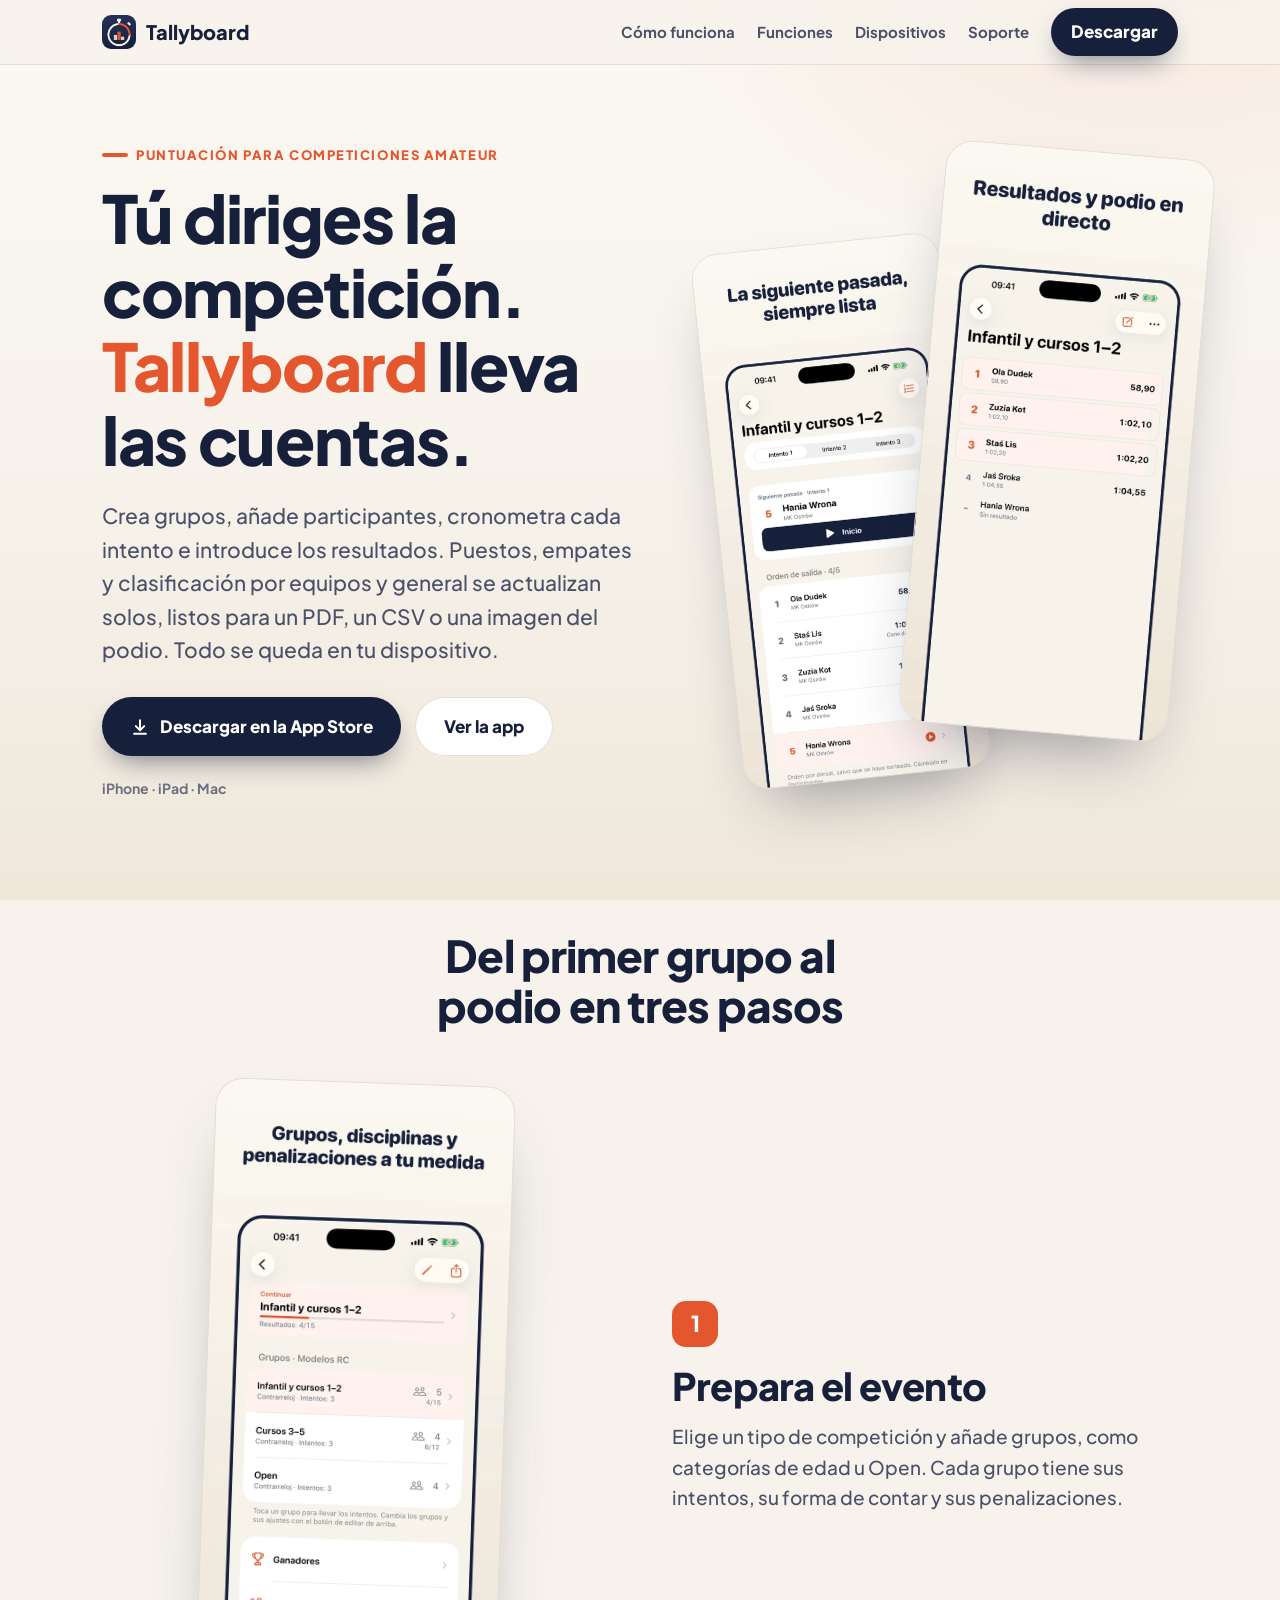
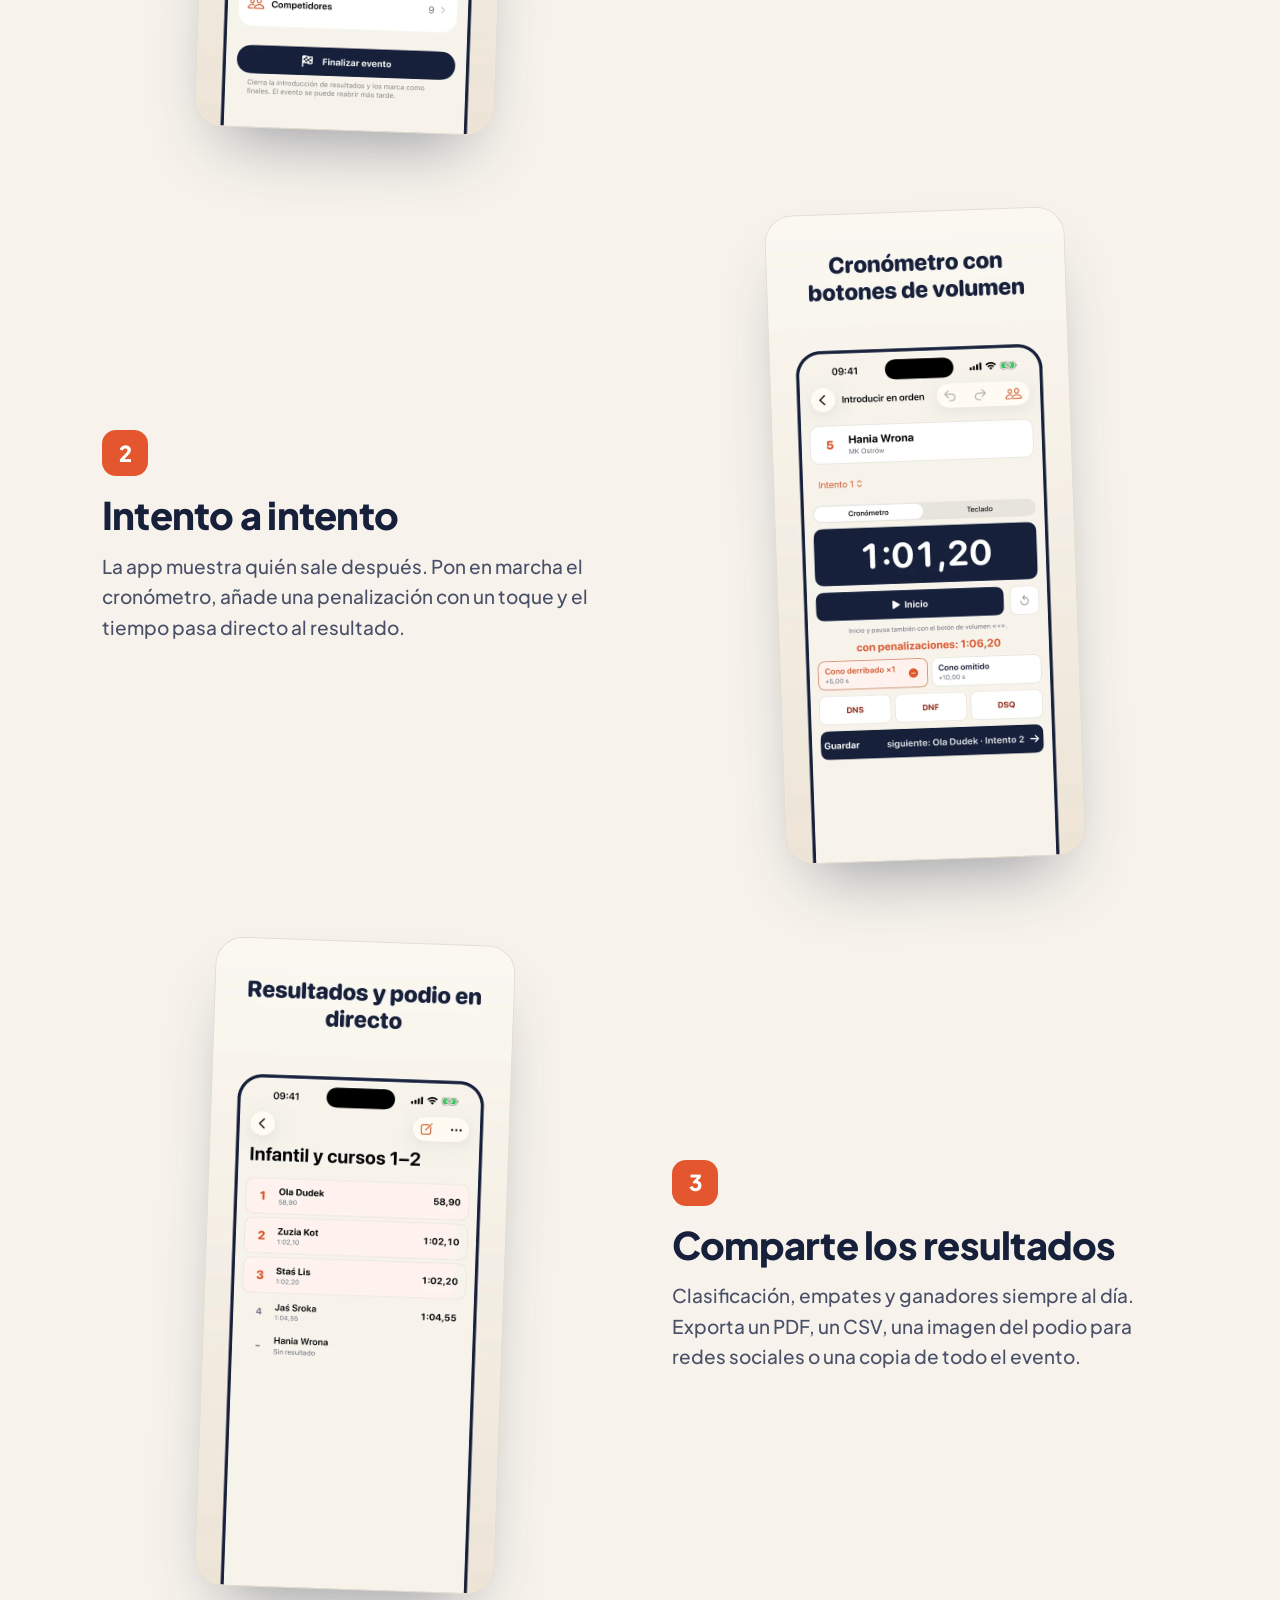
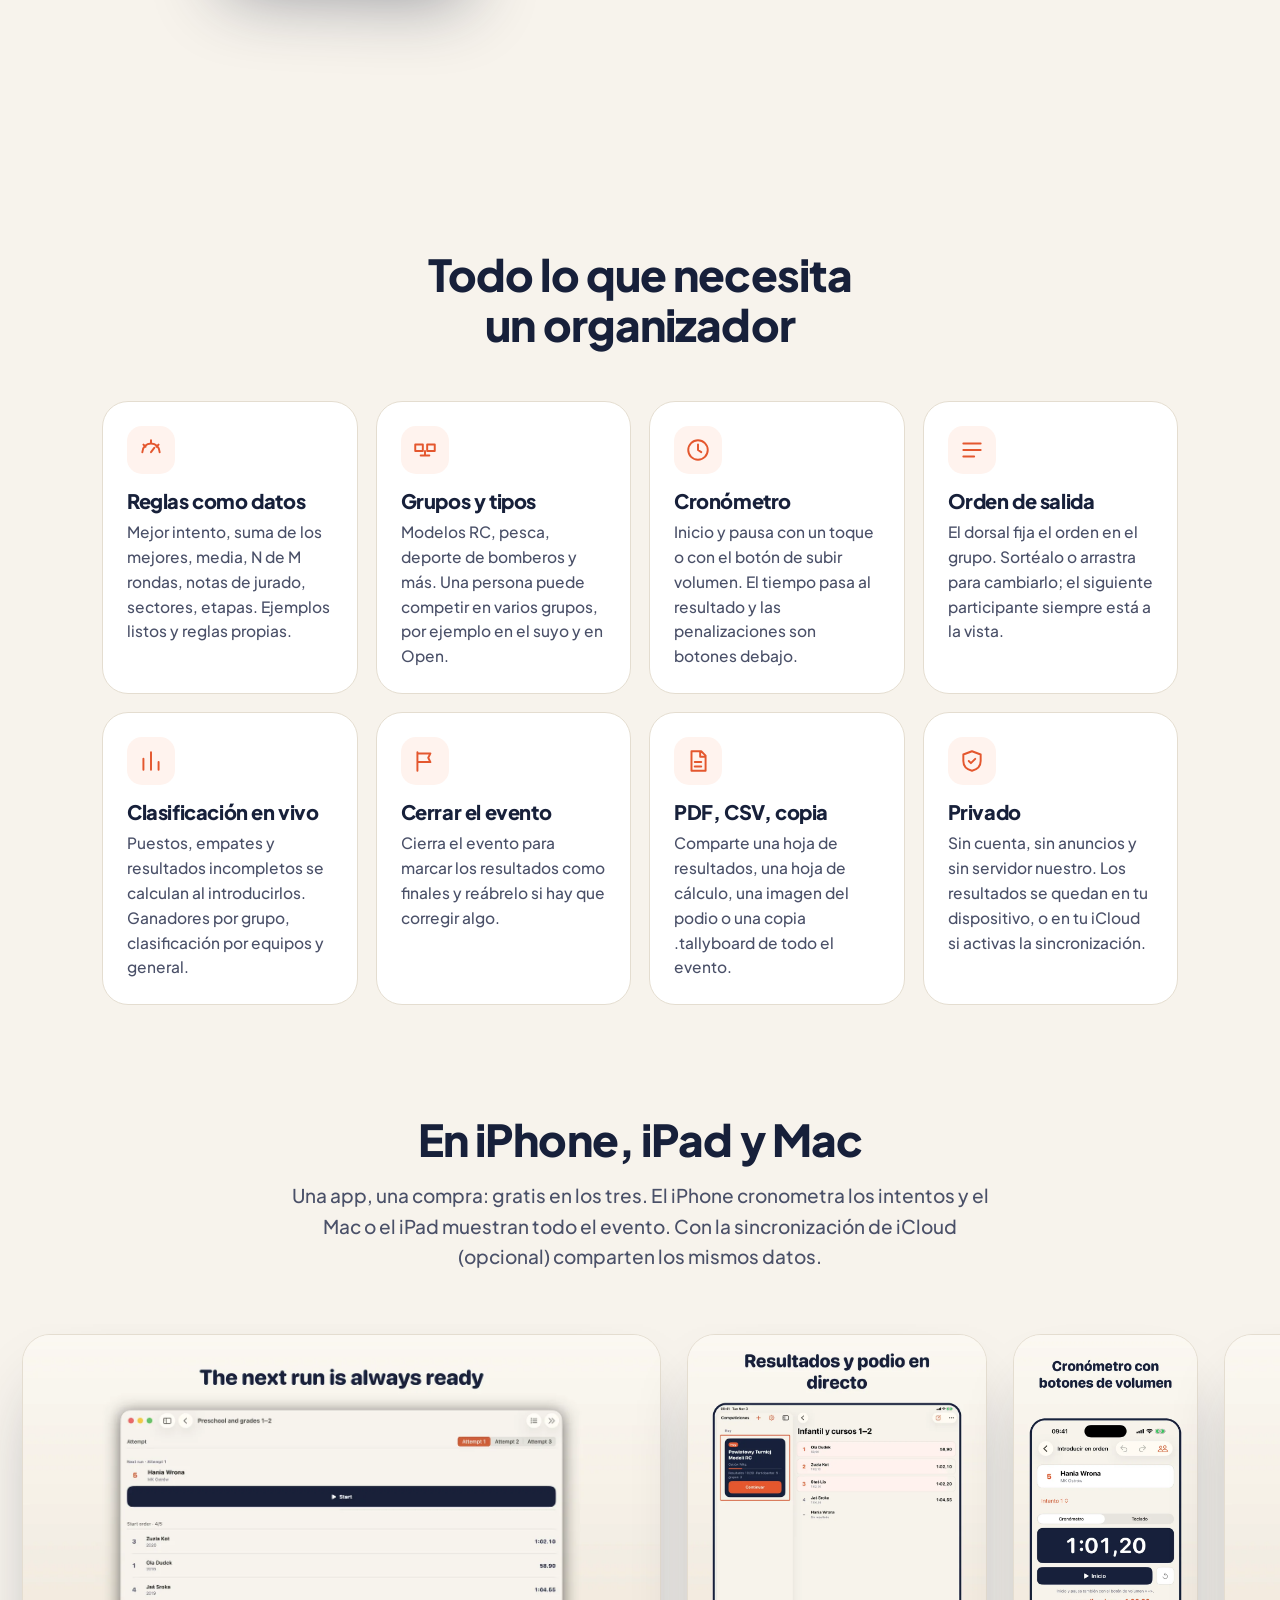
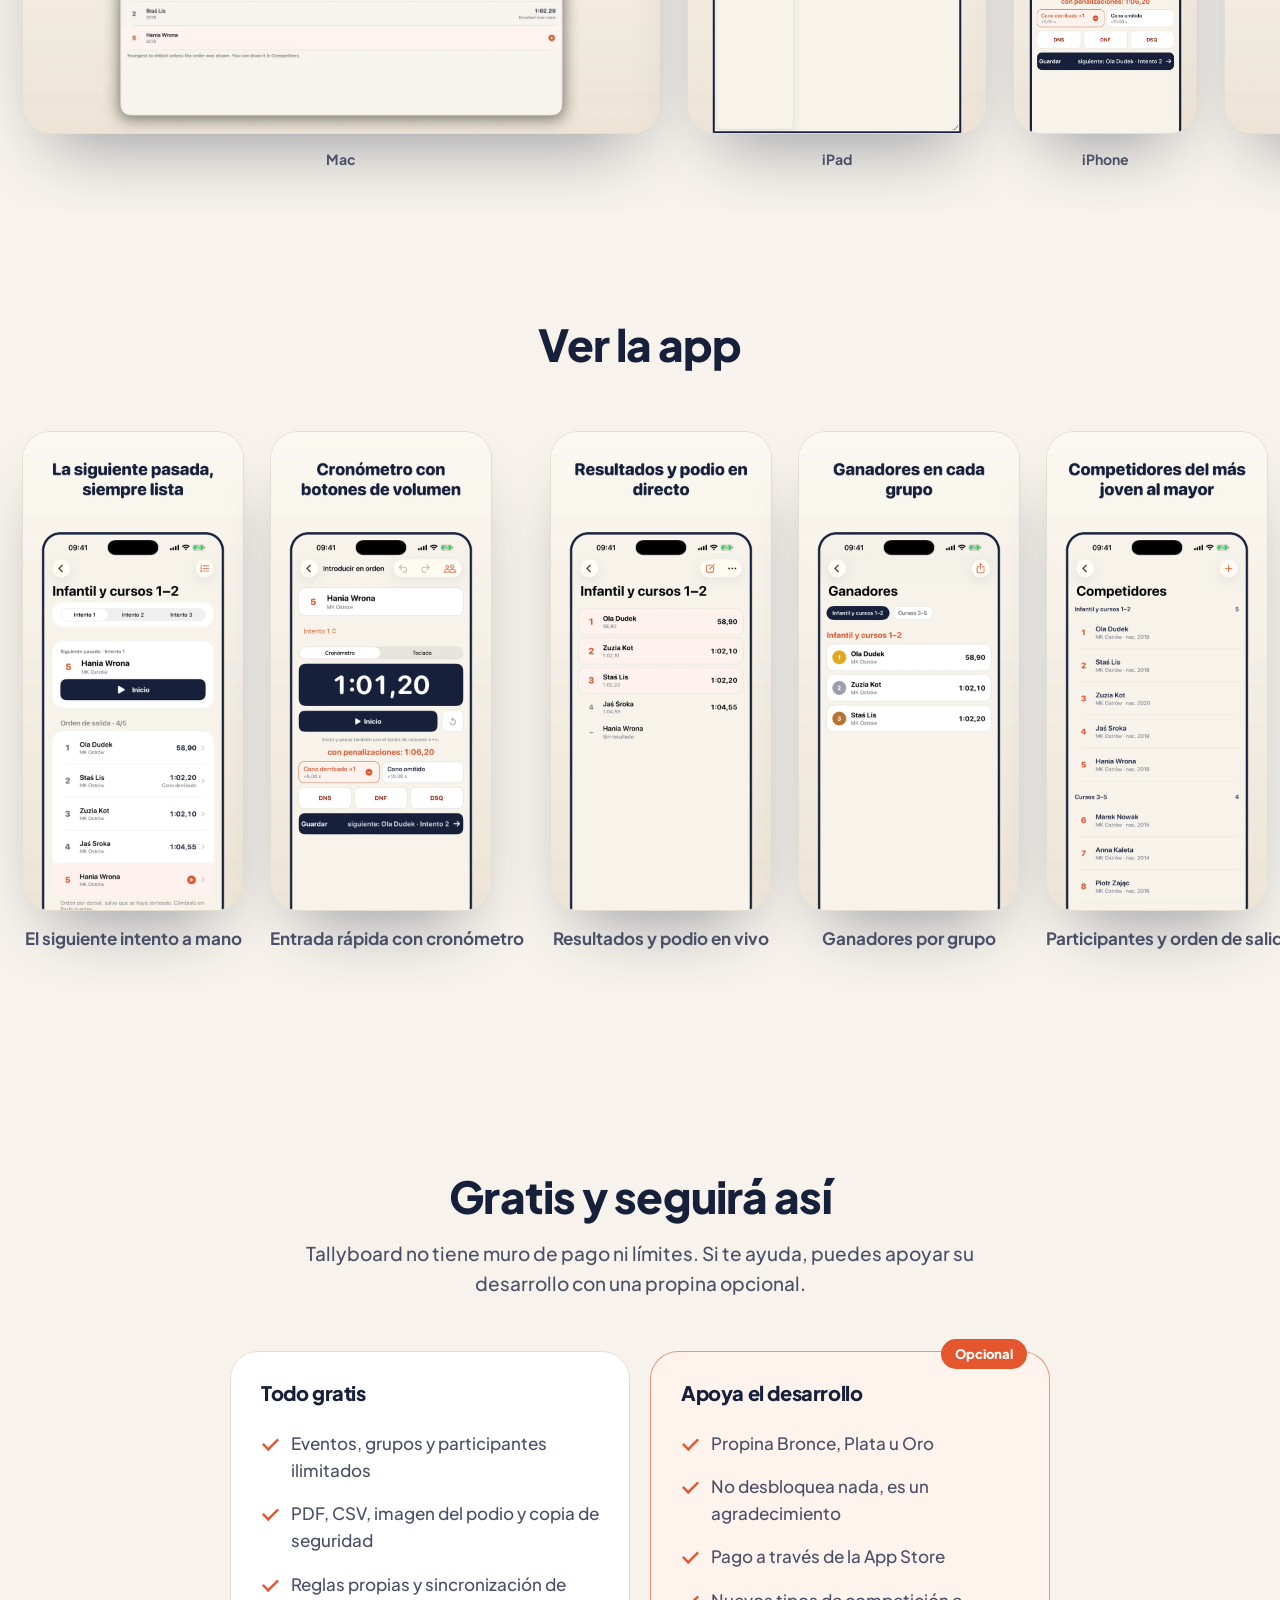
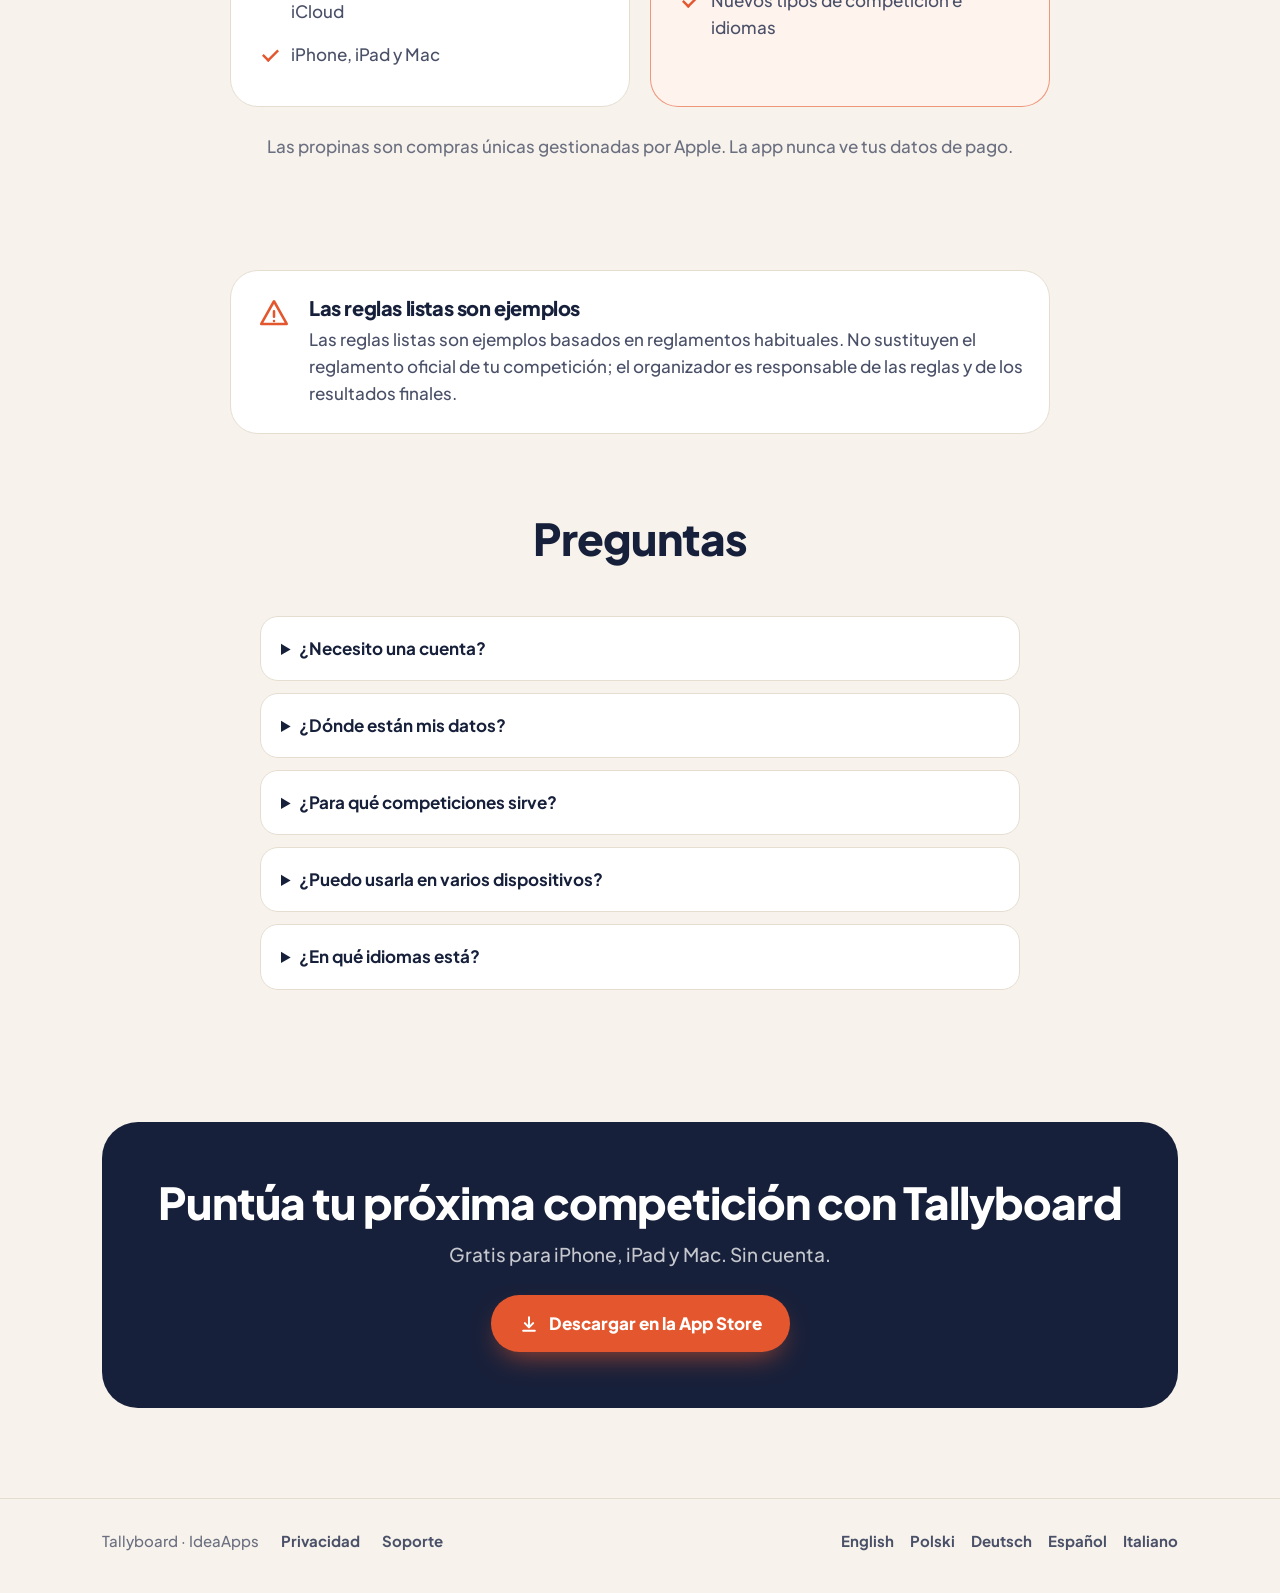
<file: es/index.html>
<!doctype html>
<html lang="es">
<head>
<meta charset="utf-8"><meta name="viewport" content="width=device-width,initial-scale=1,viewport-fit=cover">
<title>Tallyboard: puntúa competiciones amateur en iPhone, iPad y Mac</title>
<meta name="description" content="Las reglas son datos. Gestiona competiciones de RC, pesca, bomberos, jurado y cualquier otra: orden de salida, cronómetro, penalizaciones, clasificación en vivo, podio, PDF y CSV. Sin cuentas ni anuncios.">
<meta name="theme-color" content="#F7F3EC">
<meta name="apple-itunes-app" content="app-id=6829415575">
<link rel="canonical" href="https://ideaapps.io/Tallyboard/es/">
<link rel="alternate" hreflang="en" href="https://ideaapps.io/Tallyboard/"><link rel="alternate" hreflang="pl" href="https://ideaapps.io/Tallyboard/pl/"><link rel="alternate" hreflang="de" href="https://ideaapps.io/Tallyboard/de/"><link rel="alternate" hreflang="es" href="https://ideaapps.io/Tallyboard/es/"><link rel="alternate" hreflang="it" href="https://ideaapps.io/Tallyboard/it/"><link rel="alternate" hreflang="x-default" href="https://ideaapps.io/Tallyboard/">
<meta property="og:type" content="website"><meta property="og:title" content="Tallyboard: puntúa competiciones amateur en iPhone, iPad y Mac"><meta property="og:description" content="Las reglas son datos. Gestiona competiciones de RC, pesca, bomberos, jurado y cualquier otra: orden de salida, cronómetro, penalizaciones, clasificación en vivo, podio, PDF y CSV. Sin cuentas ni anuncios.">
<meta property="og:image" content="https://ideaapps.io/Tallyboard/assets/og.png"><meta property="og:url" content="https://ideaapps.io/Tallyboard/es/">
<meta name="twitter:card" content="summary_large_image">
<link rel="icon" href="../assets/icon.png"><link rel="apple-touch-icon" href="../assets/icon.png">
<link rel="stylesheet" href="../assets/style.css">
</head>
<body>
<nav class="top"><div class="wrap"><a class="brand" href="./"><img src="../assets/icon.png" alt="" width="34" height="34">Tallyboard</a><a class="l" href="./#how">Cómo funciona</a><a class="l" href="./#features">Funciones</a><a class="l" href="./#devices">Dispositivos</a><a class="l" href="support.html">Soporte</a><a class="btn" style="padding:10px 20px" href="https://apps.apple.com/app/id6829415575">Descargar</a></div></nav>
<header class="hero"><div class="wrap"><div><span class="eyebrow">Puntuación para competiciones amateur</span><h1>Tú diriges la competición. <em>Tallyboard</em> lleva las cuentas.</h1><p class="lead">Crea grupos, añade participantes, cronometra cada intento e introduce los resultados. Puestos, empates y clasificación por equipos y general se actualizan solos, listos para un PDF, un CSV o una imagen del podio. Todo se queda en tu dispositivo.</p><div class="btns"><a class="btn" href="https://apps.apple.com/app/id6829415575"><svg viewBox="0 0 24 24" fill="none" stroke="currentColor" stroke-width="2.4" stroke-linecap="round" stroke-linejoin="round"><path d="M12 4v11M7 11l5 5 5-5M5 20h14"/></svg>Descargar en la App Store</a><a class="btn ghost" href="#how">Ver la app</a></div><span class="dev">iPhone · iPad · Mac</span></div><div class="phones"><img class="shot p2" src="../assets/shots/es-ES-iphone-01.webp" alt="El siguiente intento a mano" loading="lazy" width="660" height="1434"><img class="shot p1" src="../assets/shots/es-ES-iphone-03.webp" alt="Resultados y podio en vivo" loading="lazy" width="660" height="1434"></div></div></header><section id="how"><div class="wrap"><div class="head reveal"><h2>Del primer grupo al podio en tres pasos</h2></div><div class="step reveal"><div class="txt"><span class="num">1</span><h2 style="font-size:clamp(26px,3.6vw,38px)">Prepara el evento</h2><p>Elige un tipo de competición y añade grupos, como categorías de edad u Open. Cada grupo tiene sus intentos, su forma de contar y sus penalizaciones.</p></div><div><img class="shot " src="../assets/shots/es-ES-iphone-06.webp" alt="Grupos para cada categoría" loading="lazy" width="660" height="1434"></div></div><div class="step reveal"><div class="txt"><span class="num">2</span><h2 style="font-size:clamp(26px,3.6vw,38px)">Intento a intento</h2><p>La app muestra quién sale después. Pon en marcha el cronómetro, añade una penalización con un toque y el tiempo pasa directo al resultado.</p></div><div><img class="shot " src="../assets/shots/es-ES-iphone-02.webp" alt="Entrada rápida con cronómetro" loading="lazy" width="660" height="1434"></div></div><div class="step reveal"><div class="txt"><span class="num">3</span><h2 style="font-size:clamp(26px,3.6vw,38px)">Comparte los resultados</h2><p>Clasificación, empates y ganadores siempre al día. Exporta un PDF, un CSV, una imagen del podio para redes sociales o una copia de todo el evento.</p></div><div><img class="shot " src="../assets/shots/es-ES-iphone-03.webp" alt="Resultados y podio en vivo" loading="lazy" width="660" height="1434"></div></div></div></section><section id="features"><div class="wrap"><div class="head reveal"><h2>Todo lo que necesita un organizador</h2></div><div class="grid"><div class="feat reveal"><div class="ic"><svg viewBox="0 0 24 24" fill="none" stroke="currentColor" stroke-width="1.8" stroke-linecap="round" stroke-linejoin="round"><path d="M12 3v3M5 7l2 2M19 7l-2 2M4 14a8 8 0 0116 0M12 14l3-4"/></svg></div><h3>Reglas como datos</h3><p>Mejor intento, suma de los mejores, media, N de M rondas, notas de jurado, sectores, etapas. Ejemplos listos y reglas propias.</p></div><div class="feat reveal"><div class="ic"><svg viewBox="0 0 24 24" fill="none" stroke="currentColor" stroke-width="1.8" stroke-linecap="round" stroke-linejoin="round"><path d="M3 7h7v6H3zM14 7h7v6h-7zM8 17h8M12 13v4"/></svg></div><h3>Grupos y tipos</h3><p>Modelos RC, pesca, deporte de bomberos y más. Una persona puede competir en varios grupos, por ejemplo en el suyo y en Open.</p></div><div class="feat reveal"><div class="ic"><svg viewBox="0 0 24 24" fill="none" stroke="currentColor" stroke-width="1.8" stroke-linecap="round" stroke-linejoin="round"><path d="M12 7v5l3 2M12 3a9 9 0 100 18 9 9 0 000-18z"/></svg></div><h3>Cronómetro</h3><p>Inicio y pausa con un toque o con el botón de subir volumen. El tiempo pasa al resultado y las penalizaciones son botones debajo.</p></div><div class="feat reveal"><div class="ic"><svg viewBox="0 0 24 24" fill="none" stroke="currentColor" stroke-width="1.8" stroke-linecap="round" stroke-linejoin="round"><path d="M4 6h16M4 12h16M4 18h10"/></svg></div><h3>Orden de salida</h3><p>El dorsal fija el orden en el grupo. Sortéalo o arrastra para cambiarlo; el siguiente participante siempre está a la vista.</p></div><div class="feat reveal"><div class="ic"><svg viewBox="0 0 24 24" fill="none" stroke="currentColor" stroke-width="1.8" stroke-linecap="round" stroke-linejoin="round"><path d="M5 20V10M12 20V4M19 20v-7"/></svg></div><h3>Clasificación en vivo</h3><p>Puestos, empates y resultados incompletos se calculan al introducirlos. Ganadores por grupo, clasificación por equipos y general.</p></div><div class="feat reveal"><div class="ic"><svg viewBox="0 0 24 24" fill="none" stroke="currentColor" stroke-width="1.8" stroke-linecap="round" stroke-linejoin="round"><path d="M5 4v17M5 5h12l-2 4 2 4H5"/></svg></div><h3>Cerrar el evento</h3><p>Cierra el evento para marcar los resultados como finales y reábrelo si hay que corregir algo.</p></div><div class="feat reveal"><div class="ic"><svg viewBox="0 0 24 24" fill="none" stroke="currentColor" stroke-width="1.8" stroke-linecap="round" stroke-linejoin="round"><path d="M6 3h9l4 4v14H6zM14 3v5h5M9 13h6M9 17h6"/></svg></div><h3>PDF, CSV, copia</h3><p>Comparte una hoja de resultados, una hoja de cálculo, una imagen del podio o una copia .tallyboard de todo el evento.</p></div><div class="feat reveal"><div class="ic"><svg viewBox="0 0 24 24" fill="none" stroke="currentColor" stroke-width="1.8" stroke-linecap="round" stroke-linejoin="round"><path d="M12 3l8 3v6c0 4.500-3.200 7.800-8 9-4.800-1.200-8-4.500-8-9V6zM9 12l2 2 4-4"/></svg></div><h3>Privado</h3><p>Sin cuenta, sin anuncios y sin servidor nuestro. Los resultados se quedan en tu dispositivo, o en tu iCloud si activas la sincronización.</p></div></div></div></section><section id="devices" style="padding-top:20px"><div class="wrap"><div class="head reveal"><h2>En iPhone, iPad y Mac</h2><p>Una app, una compra: gratis en los tres. El iPhone cronometra los intentos y el Mac o el iPad muestran todo el evento. Con la sincronización de iCloud (opcional) comparten los mismos datos.</p></div></div><div class="gallery dev"><figure><img class="shot " src="../assets/shots/en-US-mac-01.webp" alt="Mac · Tallyboard" loading="lazy" width="1400" height="875"><figcaption>Mac</figcaption></figure><figure><img class="shot " src="../assets/shots/es-ES-ipad-03.webp" alt="iPad · Tallyboard" loading="lazy" width="900" height="1200"><figcaption>iPad</figcaption></figure><figure><img class="shot " src="../assets/shots/es-ES-iphone-02.webp" alt="iPhone · Tallyboard" loading="lazy" width="660" height="1434"><figcaption>iPhone</figcaption></figure><figure><img class="shot " src="../assets/shots/en-US-mac-03.webp" alt="Mac · Tallyboard" loading="lazy" width="1400" height="875"><figcaption>Mac</figcaption></figure></div></section><section style="padding-top:20px"><div class="head reveal"><h2>Ver la app</h2></div><div class="gallery"><figure><img class="shot " src="../assets/shots/es-ES-iphone-01.webp" alt="El siguiente intento a mano" loading="lazy" width="660" height="1434"><figcaption>El siguiente intento a mano</figcaption></figure><figure><img class="shot " src="../assets/shots/es-ES-iphone-02.webp" alt="Entrada rápida con cronómetro" loading="lazy" width="660" height="1434"><figcaption>Entrada rápida con cronómetro</figcaption></figure><figure><img class="shot " src="../assets/shots/es-ES-iphone-03.webp" alt="Resultados y podio en vivo" loading="lazy" width="660" height="1434"><figcaption>Resultados y podio en vivo</figcaption></figure><figure><img class="shot " src="../assets/shots/es-ES-iphone-04.webp" alt="Ganadores por grupo" loading="lazy" width="660" height="1434"><figcaption>Ganadores por grupo</figcaption></figure><figure><img class="shot " src="../assets/shots/es-ES-iphone-05.webp" alt="Participantes y orden de salida" loading="lazy" width="660" height="1434"><figcaption>Participantes y orden de salida</figcaption></figure><figure><img class="shot " src="../assets/shots/es-ES-iphone-06.webp" alt="Grupos para cada categoría" loading="lazy" width="660" height="1434"><figcaption>Grupos para cada categoría</figcaption></figure></div></section><section id="pricing"><div class="wrap"><div class="head reveal"><h2>Gratis y seguirá así</h2><p>Tallyboard no tiene muro de pago ni límites. Si te ayuda, puedes apoyar su desarrollo con una propina opcional.</p></div><div class="plans reveal"><div class="plan"><h3>Todo gratis</h3><ul><li>Eventos, grupos y participantes ilimitados</li><li>PDF, CSV, imagen del podio y copia de seguridad</li><li>Reglas propias y sincronización de iCloud</li><li>iPhone, iPad y Mac</li></ul></div><div class="plan pro"><span class="badge">Opcional</span><h3>Apoya el desarrollo</h3><ul><li>Propina Bronce, Plata u Oro</li><li>No desbloquea nada, es un agradecimiento</li><li>Pago a través de la App Store</li><li>Nuevos tipos de competición e idiomas</li></ul></div></div><p class="note">Las propinas son compras únicas gestionadas por Apple. La app nunca ve tus datos de pago.</p></div></section><section style="padding:20px 0 60px"><div class="wrap"><div class="card legal reveal"><svg viewBox="0 0 24 24" fill="none" stroke="currentColor" stroke-width="1.8" stroke-linecap="round" stroke-linejoin="round"><path d="M12 3l9 16H3zM12 10v4M12 17h.01"/></svg><div><h3>Las reglas listas son ejemplos</h3><p>Las reglas listas son ejemplos basados en reglamentos habituales. No sustituyen el reglamento oficial de tu competición; el organizador es responsable de las reglas y de los resultados finales.</p></div></div></div></section><section style="padding-top:20px"><div class="wrap"><div class="head reveal"><h2>Preguntas</h2></div><div class="faq reveal"><details><summary>¿Necesito una cuenta?</summary><p>No. No hay cuentas ni anuncios.</p></details><details><summary>¿Dónde están mis datos?</summary><p>En tu dispositivo. Si activas la sincronización de iCloud, también en tu iCloud privado. No tenemos servidor ni acceso a tus datos.</p></details><details><summary>¿Para qué competiciones sirve?</summary><p>Para cualquiera en la que los participantes salgan por turnos y el puesto dependa del tiempo, los puntos o las notas: RC, pesca, deporte de bomberos, concursos con jurado, autocross y más. Si las reglas listas no encajan, crea las tuyas.</p></details><details><summary>¿Puedo usarla en varios dispositivos?</summary><p>Sí. Activa la sincronización de iCloud en Ajustes o pasa un evento con un archivo de copia .tallyboard.</p></details><details><summary>¿En qué idiomas está?</summary><p>Polaco, inglés, alemán, español e italiano.</p></details></div></div></section><div class="cta"><div class="wrap"><div class="box reveal"><h2>Puntúa tu próxima competición con Tallyboard</h2><p>Gratis para iPhone, iPad y Mac. Sin cuenta.</p><a class="btn" href="https://apps.apple.com/app/id6829415575"><svg viewBox="0 0 24 24" fill="none" stroke="currentColor" stroke-width="2.4" stroke-linecap="round" stroke-linejoin="round"><path d="M12 4v11M7 11l5 5 5-5M5 20h14"/></svg>Descargar en la App Store</a></div></div></div><footer><div class="wrap"><span>Tallyboard · IdeaApps</span><a href="privacy.html">Privacidad</a><a href="support.html">Soporte</a><span class="sp"><a href="../" hreflang="en">English</a><a href="../pl/" hreflang="pl">Polski</a><a href="../de/" hreflang="de">Deutsch</a><a href="./" hreflang="es">Español</a><a href="../it/" hreflang="it">Italiano</a></span></div></footer>
<script src="../assets/app.js" defer></script>
</body></html>
</file>
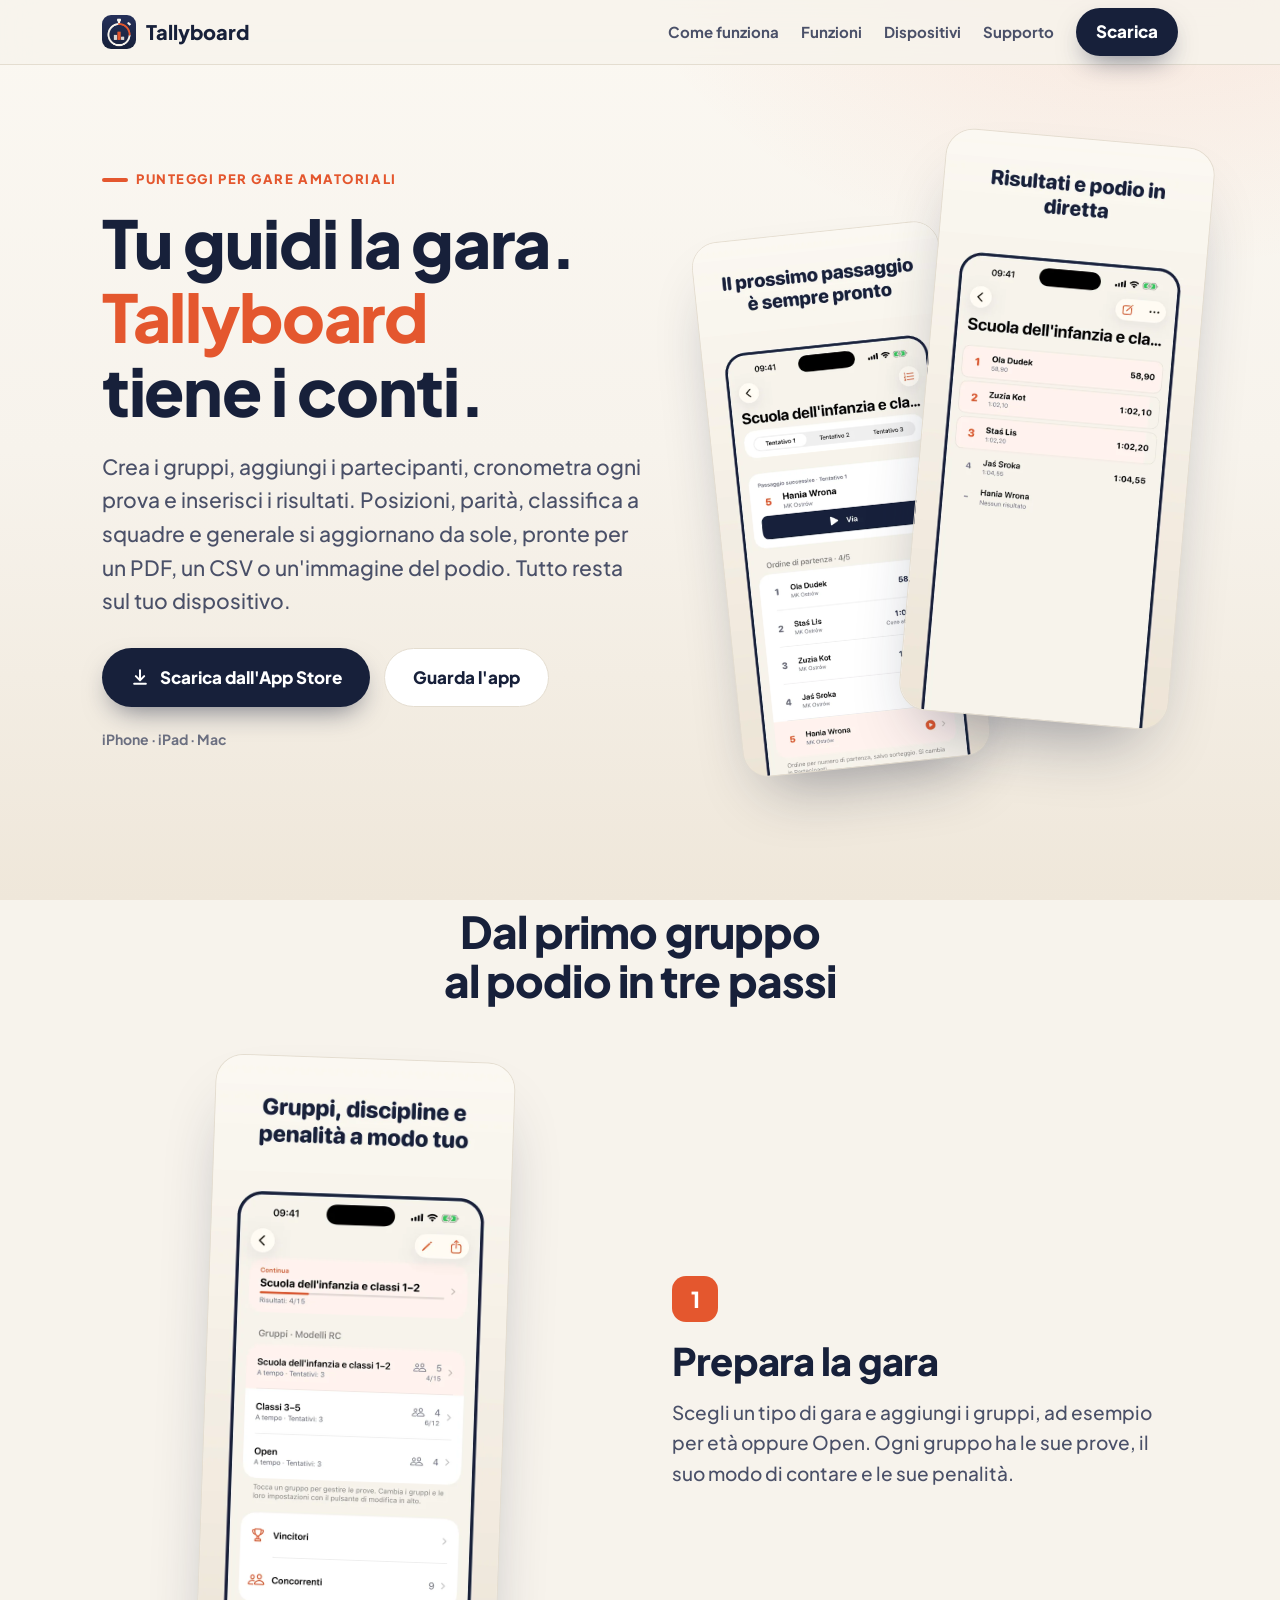
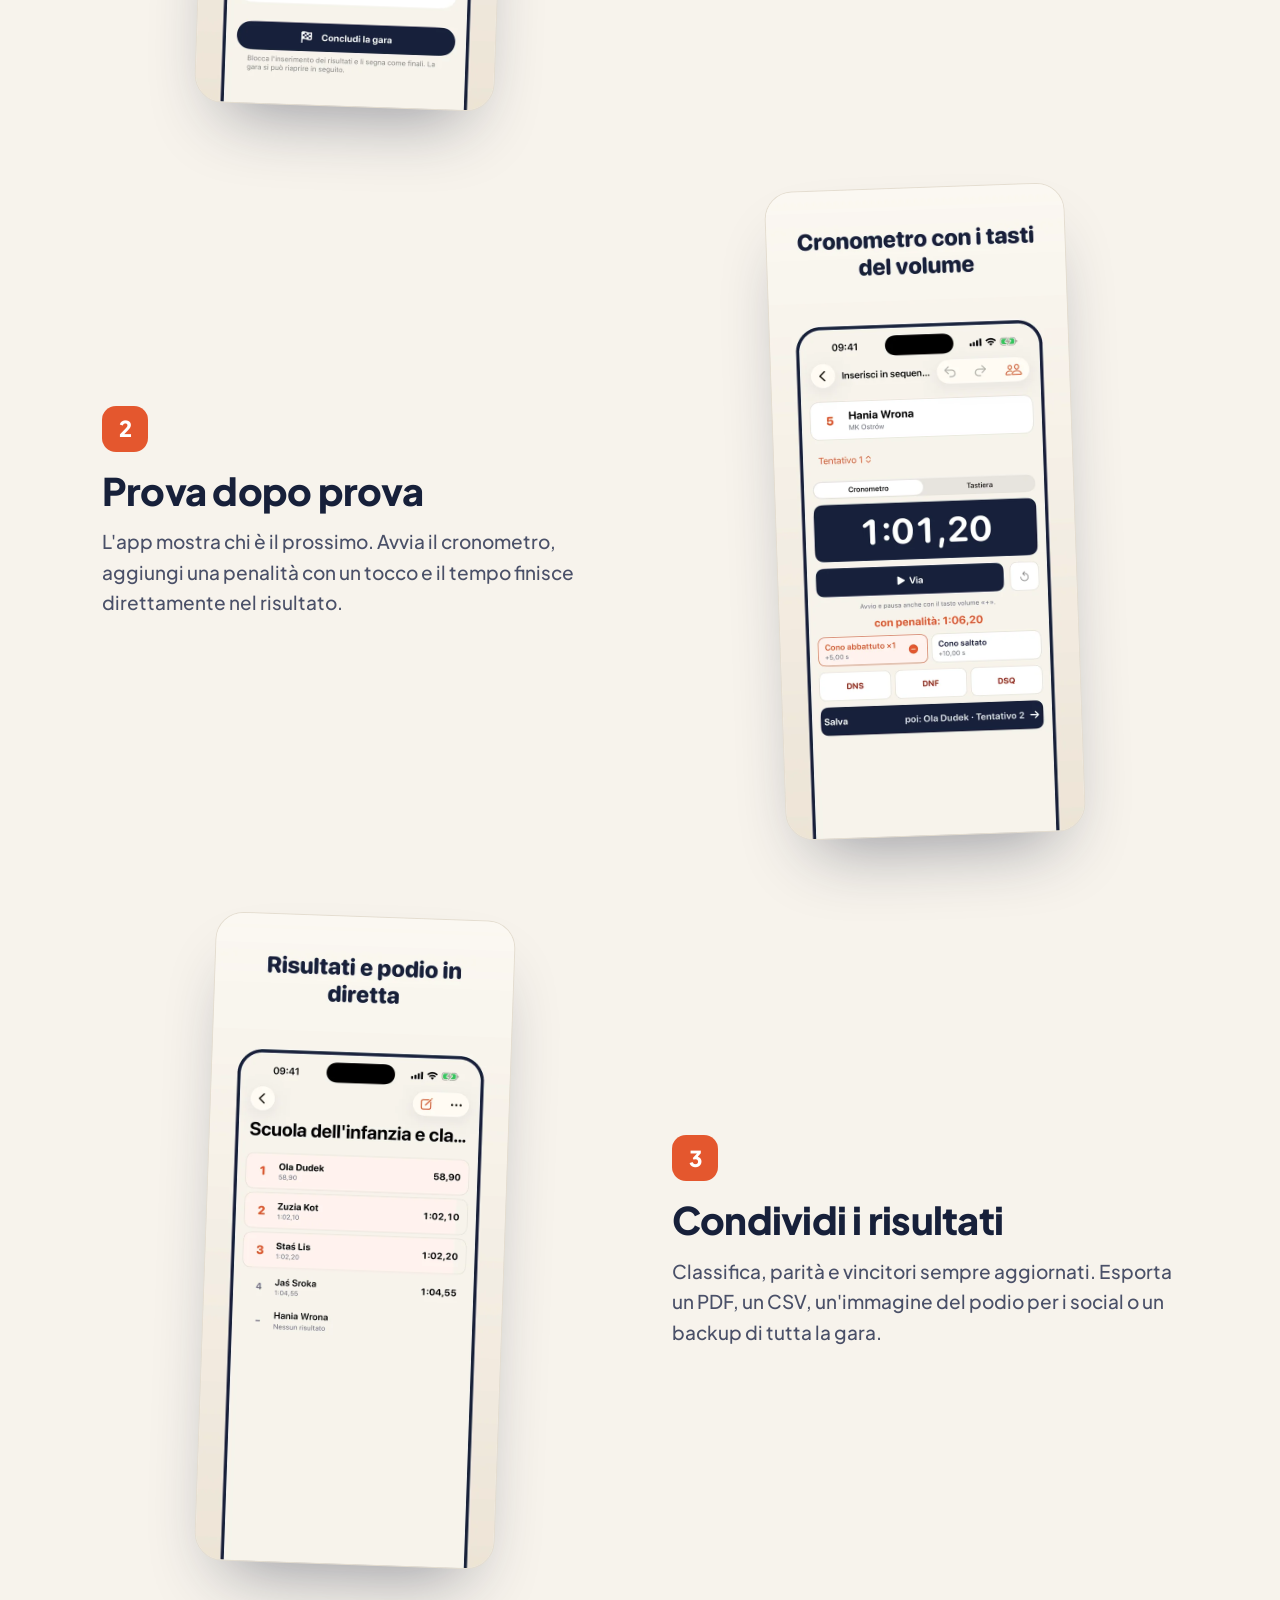
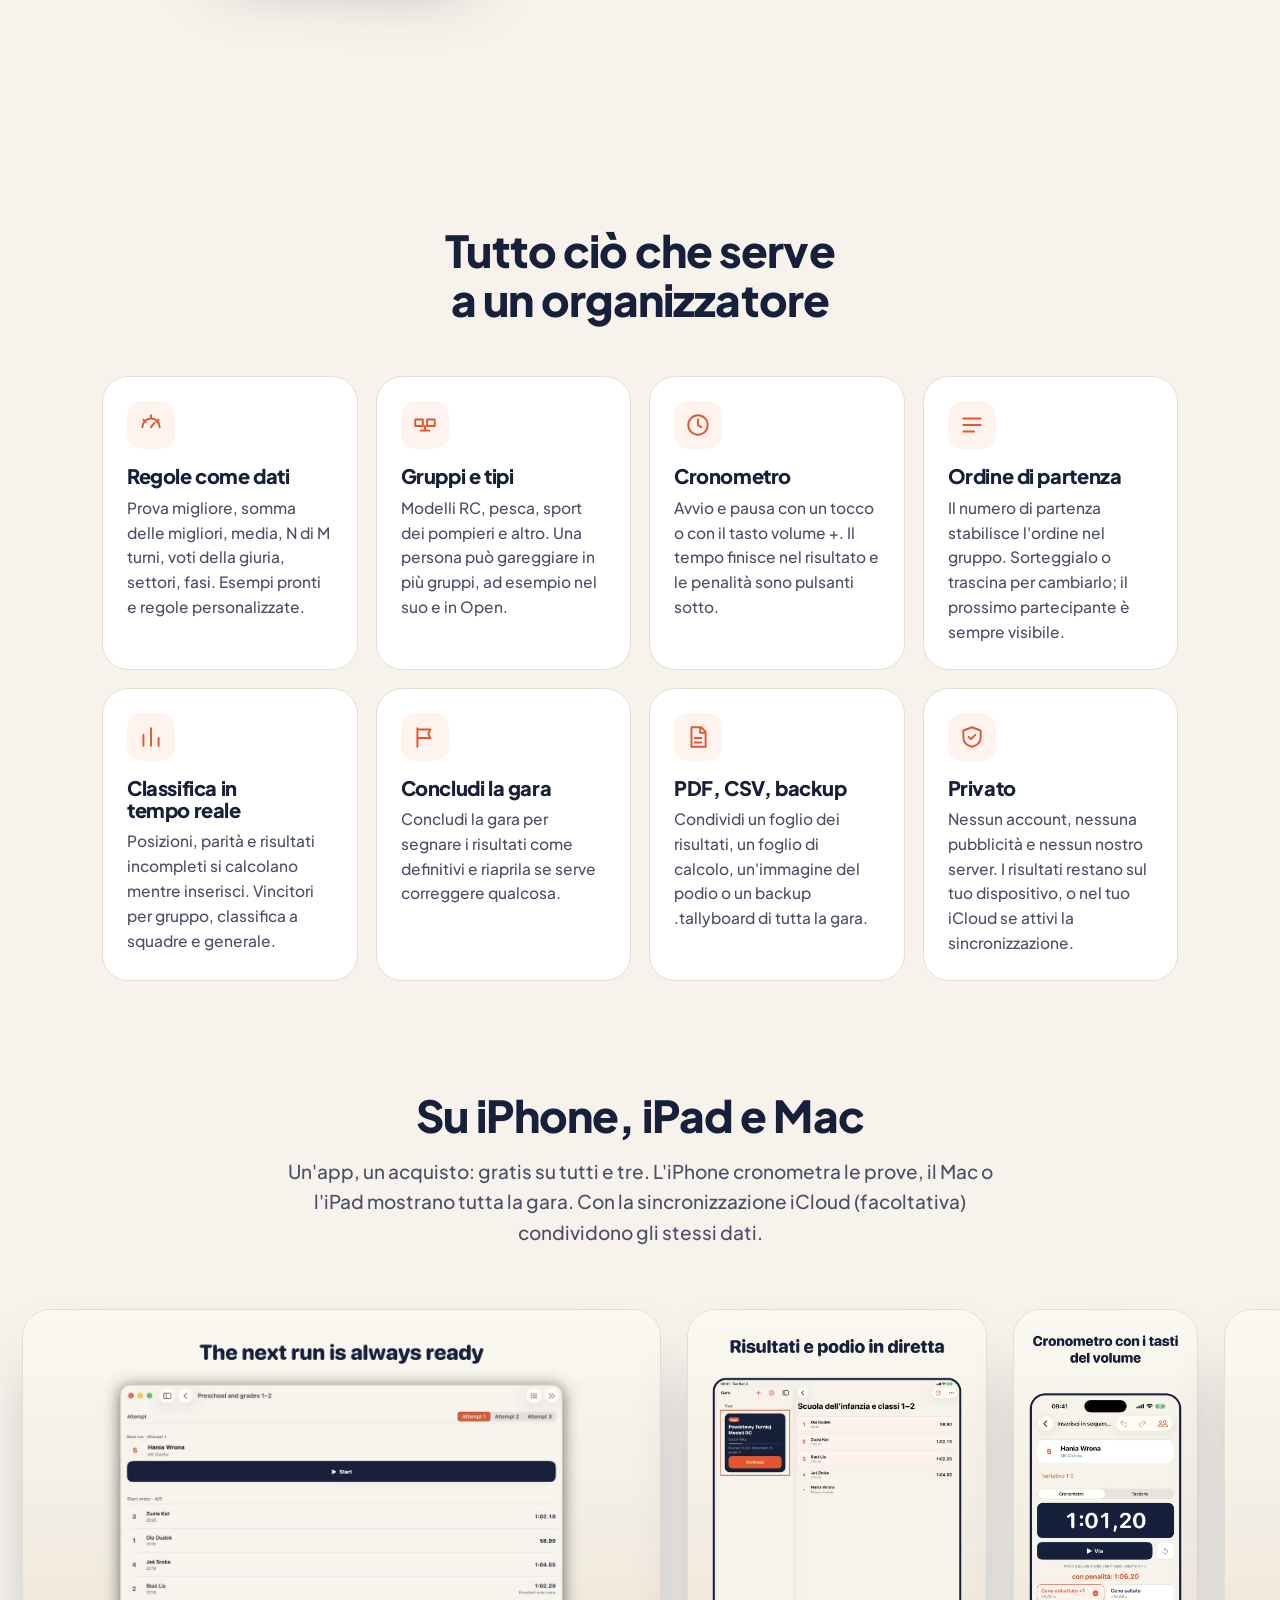
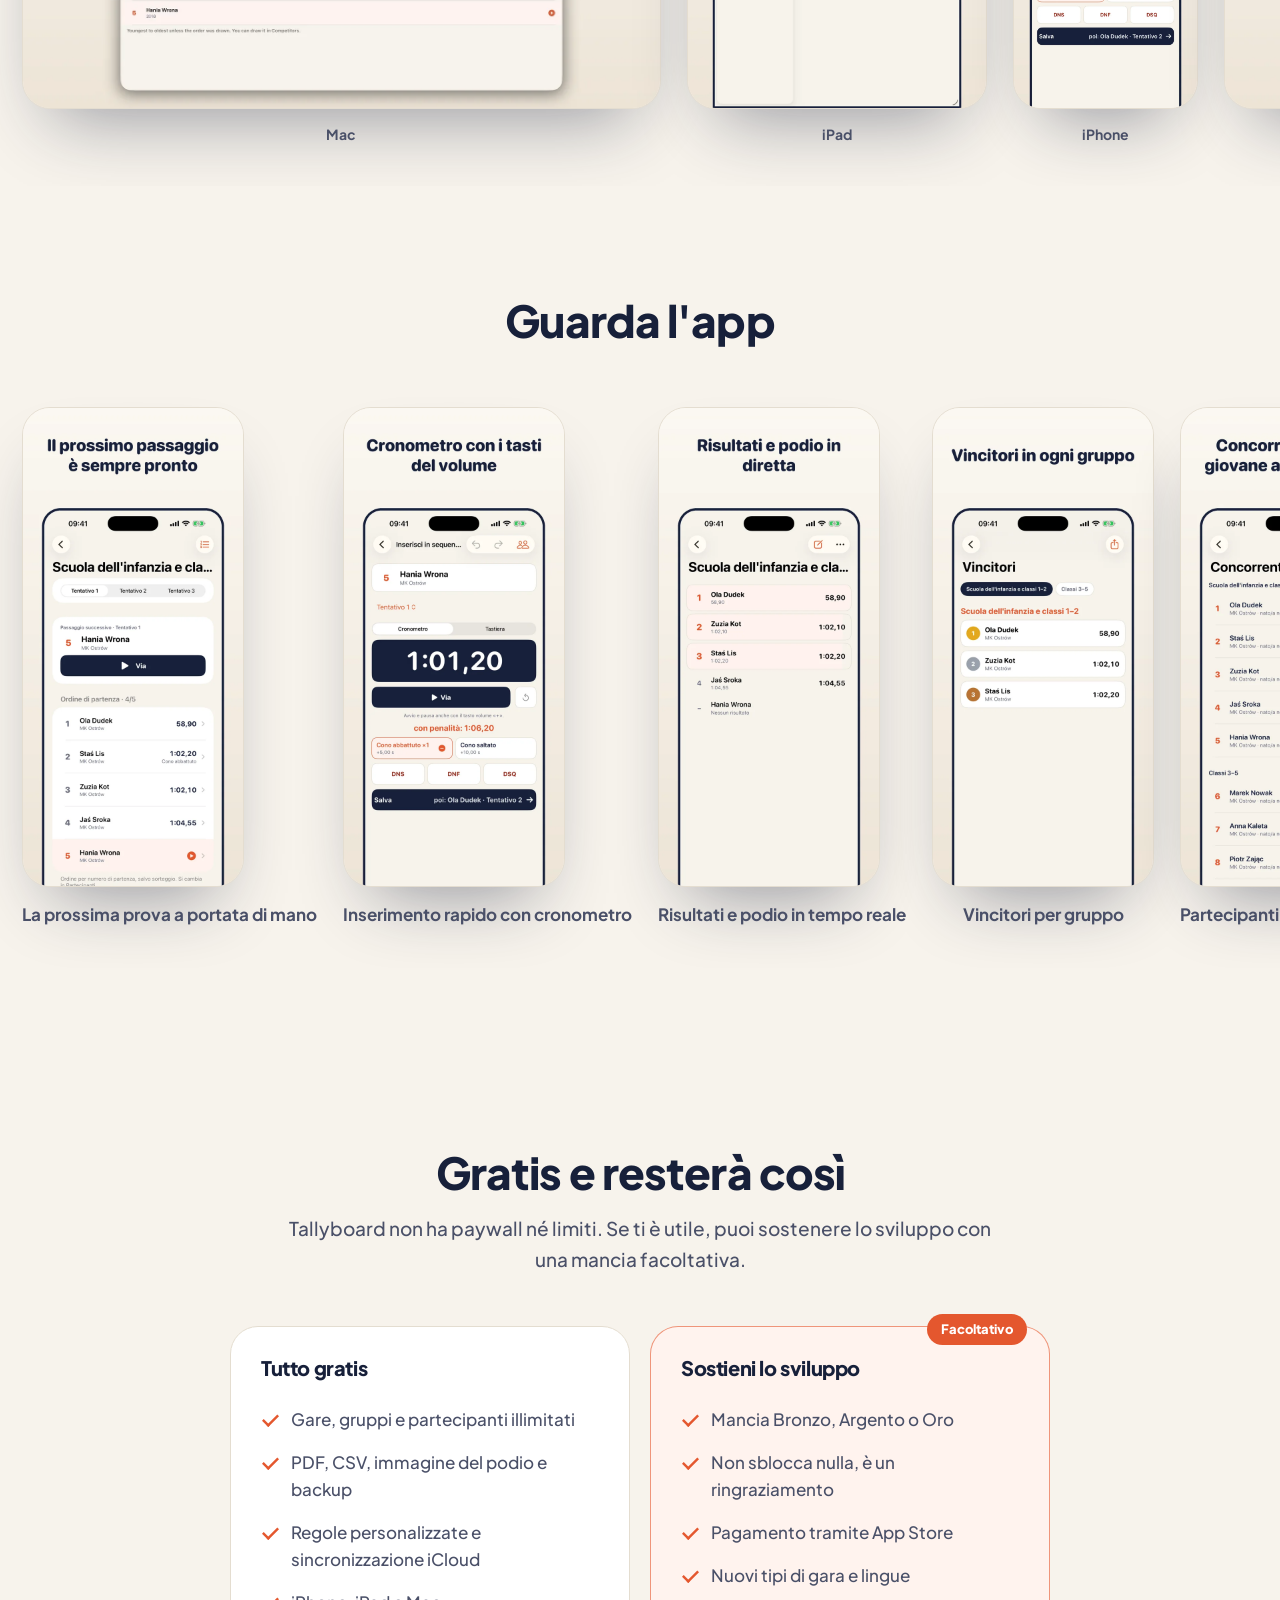
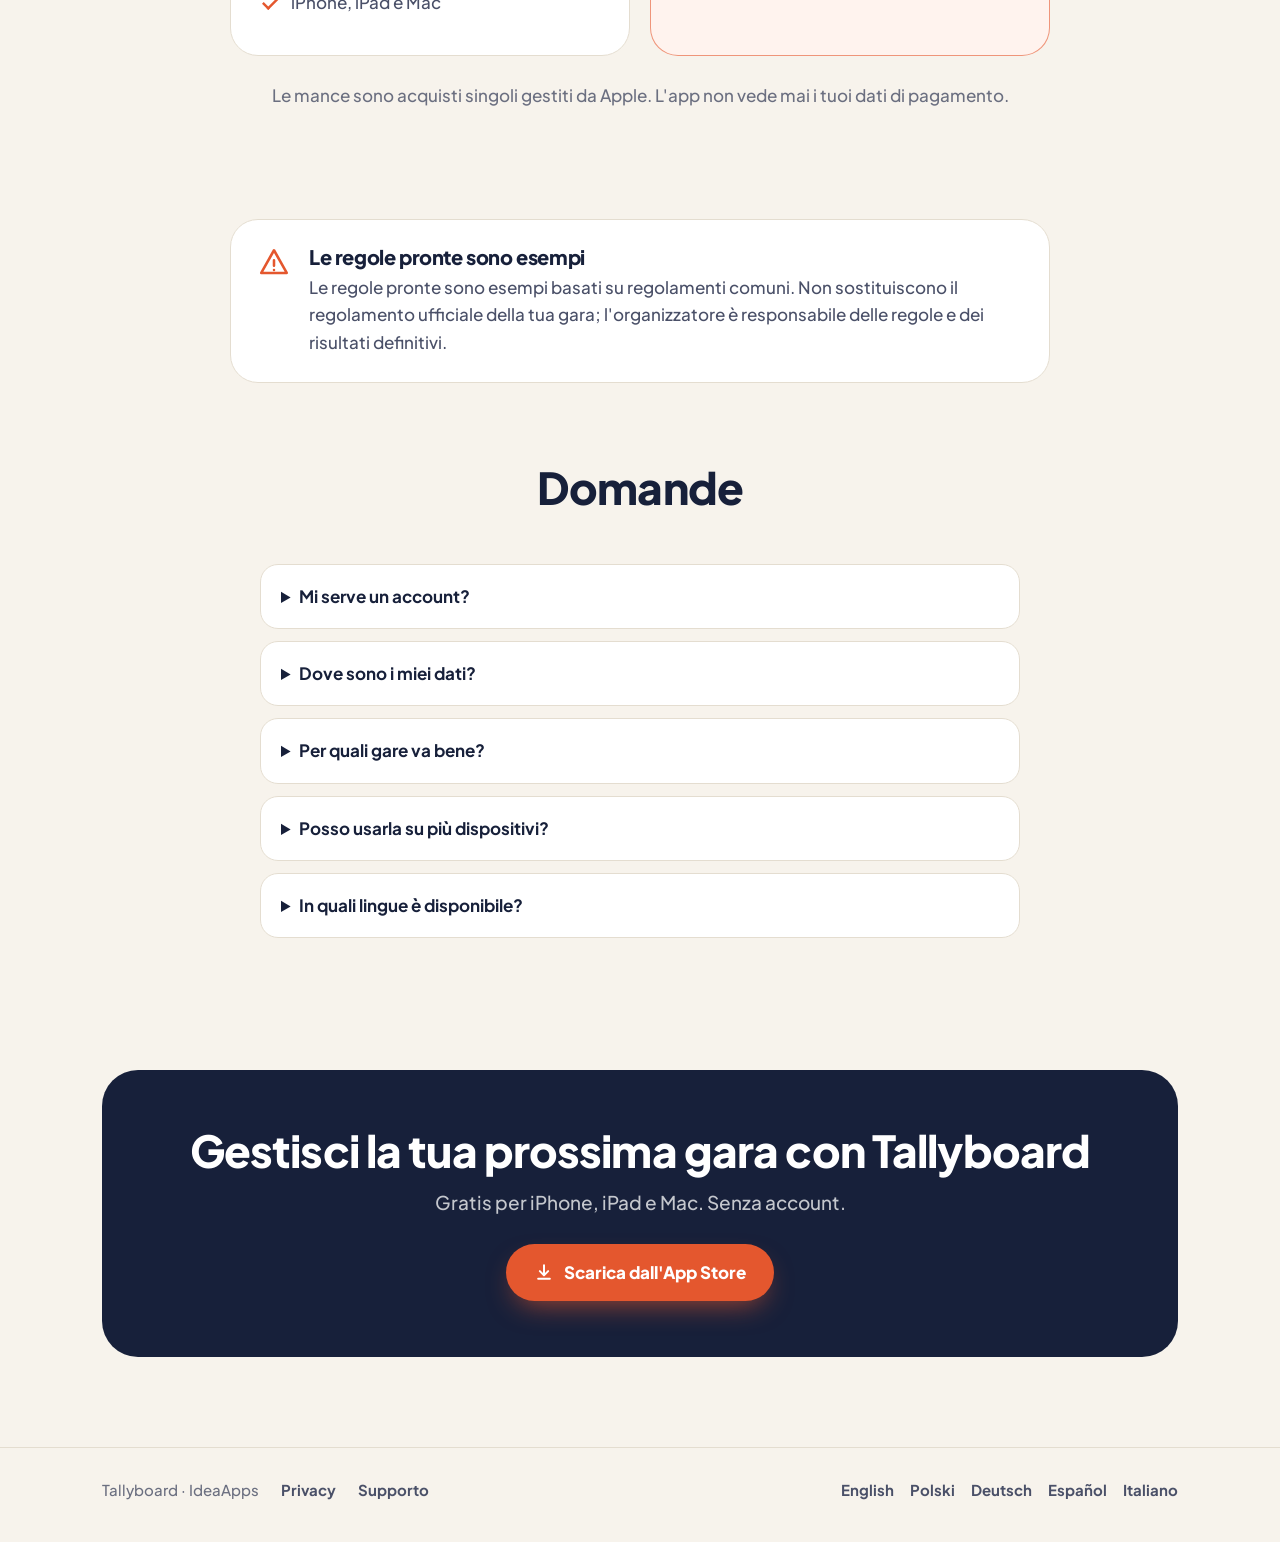
<file: it/index.html>
<!doctype html>
<html lang="it">
<head>
<meta charset="utf-8"><meta name="viewport" content="width=device-width,initial-scale=1,viewport-fit=cover">
<title>Tallyboard: punteggi per gare amatoriali su iPhone, iPad e Mac</title>
<meta name="description" content="Le regole sono dati. Gestisci gare RC, di pesca, dei pompieri, con giuria e qualsiasi altra gara amatoriale: ordine di partenza, cronometro, penalità, classifica in tempo reale, podio, PDF e CSV. Senza account né pubblicità.">
<meta name="theme-color" content="#F7F3EC">
<meta name="apple-itunes-app" content="app-id=6829415575">
<link rel="canonical" href="https://ideaapps.io/Tallyboard/it/">
<link rel="alternate" hreflang="en" href="https://ideaapps.io/Tallyboard/"><link rel="alternate" hreflang="pl" href="https://ideaapps.io/Tallyboard/pl/"><link rel="alternate" hreflang="de" href="https://ideaapps.io/Tallyboard/de/"><link rel="alternate" hreflang="es" href="https://ideaapps.io/Tallyboard/es/"><link rel="alternate" hreflang="it" href="https://ideaapps.io/Tallyboard/it/"><link rel="alternate" hreflang="x-default" href="https://ideaapps.io/Tallyboard/">
<meta property="og:type" content="website"><meta property="og:title" content="Tallyboard: punteggi per gare amatoriali su iPhone, iPad e Mac"><meta property="og:description" content="Le regole sono dati. Gestisci gare RC, di pesca, dei pompieri, con giuria e qualsiasi altra gara amatoriale: ordine di partenza, cronometro, penalità, classifica in tempo reale, podio, PDF e CSV. Senza account né pubblicità.">
<meta property="og:image" content="https://ideaapps.io/Tallyboard/assets/og.png"><meta property="og:url" content="https://ideaapps.io/Tallyboard/it/">
<meta name="twitter:card" content="summary_large_image">
<link rel="icon" href="../assets/icon.png"><link rel="apple-touch-icon" href="../assets/icon.png">
<link rel="stylesheet" href="../assets/style.css">
</head>
<body>
<nav class="top"><div class="wrap"><a class="brand" href="./"><img src="../assets/icon.png" alt="" width="34" height="34">Tallyboard</a><a class="l" href="./#how">Come funziona</a><a class="l" href="./#features">Funzioni</a><a class="l" href="./#devices">Dispositivi</a><a class="l" href="support.html">Supporto</a><a class="btn" style="padding:10px 20px" href="https://apps.apple.com/app/id6829415575">Scarica</a></div></nav>
<header class="hero"><div class="wrap"><div><span class="eyebrow">Punteggi per gare amatoriali</span><h1>Tu guidi la gara. <em>Tallyboard</em> tiene i conti.</h1><p class="lead">Crea i gruppi, aggiungi i partecipanti, cronometra ogni prova e inserisci i risultati. Posizioni, parità, classifica a squadre e generale si aggiornano da sole, pronte per un PDF, un CSV o un'immagine del podio. Tutto resta sul tuo dispositivo.</p><div class="btns"><a class="btn" href="https://apps.apple.com/app/id6829415575"><svg viewBox="0 0 24 24" fill="none" stroke="currentColor" stroke-width="2.4" stroke-linecap="round" stroke-linejoin="round"><path d="M12 4v11M7 11l5 5 5-5M5 20h14"/></svg>Scarica dall'App Store</a><a class="btn ghost" href="#how">Guarda l'app</a></div><span class="dev">iPhone · iPad · Mac</span></div><div class="phones"><img class="shot p2" src="../assets/shots/it-iphone-01.webp" alt="La prossima prova a portata di mano" loading="lazy" width="660" height="1434"><img class="shot p1" src="../assets/shots/it-iphone-03.webp" alt="Risultati e podio in tempo reale" loading="lazy" width="660" height="1434"></div></div></header><section id="how"><div class="wrap"><div class="head reveal"><h2>Dal primo gruppo al podio in tre passi</h2></div><div class="step reveal"><div class="txt"><span class="num">1</span><h2 style="font-size:clamp(26px,3.6vw,38px)">Prepara la gara</h2><p>Scegli un tipo di gara e aggiungi i gruppi, ad esempio per età oppure Open. Ogni gruppo ha le sue prove, il suo modo di contare e le sue penalità.</p></div><div><img class="shot " src="../assets/shots/it-iphone-06.webp" alt="Gruppi per ogni classe" loading="lazy" width="660" height="1434"></div></div><div class="step reveal"><div class="txt"><span class="num">2</span><h2 style="font-size:clamp(26px,3.6vw,38px)">Prova dopo prova</h2><p>L'app mostra chi è il prossimo. Avvia il cronometro, aggiungi una penalità con un tocco e il tempo finisce direttamente nel risultato.</p></div><div><img class="shot " src="../assets/shots/it-iphone-02.webp" alt="Inserimento rapido con cronometro" loading="lazy" width="660" height="1434"></div></div><div class="step reveal"><div class="txt"><span class="num">3</span><h2 style="font-size:clamp(26px,3.6vw,38px)">Condividi i risultati</h2><p>Classifica, parità e vincitori sempre aggiornati. Esporta un PDF, un CSV, un'immagine del podio per i social o un backup di tutta la gara.</p></div><div><img class="shot " src="../assets/shots/it-iphone-03.webp" alt="Risultati e podio in tempo reale" loading="lazy" width="660" height="1434"></div></div></div></section><section id="features"><div class="wrap"><div class="head reveal"><h2>Tutto ciò che serve a un organizzatore</h2></div><div class="grid"><div class="feat reveal"><div class="ic"><svg viewBox="0 0 24 24" fill="none" stroke="currentColor" stroke-width="1.8" stroke-linecap="round" stroke-linejoin="round"><path d="M12 3v3M5 7l2 2M19 7l-2 2M4 14a8 8 0 0116 0M12 14l3-4"/></svg></div><h3>Regole come dati</h3><p>Prova migliore, somma delle migliori, media, N di M turni, voti della giuria, settori, fasi. Esempi pronti e regole personalizzate.</p></div><div class="feat reveal"><div class="ic"><svg viewBox="0 0 24 24" fill="none" stroke="currentColor" stroke-width="1.8" stroke-linecap="round" stroke-linejoin="round"><path d="M3 7h7v6H3zM14 7h7v6h-7zM8 17h8M12 13v4"/></svg></div><h3>Gruppi e tipi</h3><p>Modelli RC, pesca, sport dei pompieri e altro. Una persona può gareggiare in più gruppi, ad esempio nel suo e in Open.</p></div><div class="feat reveal"><div class="ic"><svg viewBox="0 0 24 24" fill="none" stroke="currentColor" stroke-width="1.8" stroke-linecap="round" stroke-linejoin="round"><path d="M12 7v5l3 2M12 3a9 9 0 100 18 9 9 0 000-18z"/></svg></div><h3>Cronometro</h3><p>Avvio e pausa con un tocco o con il tasto volume +. Il tempo finisce nel risultato e le penalità sono pulsanti sotto.</p></div><div class="feat reveal"><div class="ic"><svg viewBox="0 0 24 24" fill="none" stroke="currentColor" stroke-width="1.8" stroke-linecap="round" stroke-linejoin="round"><path d="M4 6h16M4 12h16M4 18h10"/></svg></div><h3>Ordine di partenza</h3><p>Il numero di partenza stabilisce l'ordine nel gruppo. Sorteggialo o trascina per cambiarlo; il prossimo partecipante è sempre visibile.</p></div><div class="feat reveal"><div class="ic"><svg viewBox="0 0 24 24" fill="none" stroke="currentColor" stroke-width="1.8" stroke-linecap="round" stroke-linejoin="round"><path d="M5 20V10M12 20V4M19 20v-7"/></svg></div><h3>Classifica in tempo reale</h3><p>Posizioni, parità e risultati incompleti si calcolano mentre inserisci. Vincitori per gruppo, classifica a squadre e generale.</p></div><div class="feat reveal"><div class="ic"><svg viewBox="0 0 24 24" fill="none" stroke="currentColor" stroke-width="1.8" stroke-linecap="round" stroke-linejoin="round"><path d="M5 4v17M5 5h12l-2 4 2 4H5"/></svg></div><h3>Concludi la gara</h3><p>Concludi la gara per segnare i risultati come definitivi e riaprila se serve correggere qualcosa.</p></div><div class="feat reveal"><div class="ic"><svg viewBox="0 0 24 24" fill="none" stroke="currentColor" stroke-width="1.8" stroke-linecap="round" stroke-linejoin="round"><path d="M6 3h9l4 4v14H6zM14 3v5h5M9 13h6M9 17h6"/></svg></div><h3>PDF, CSV, backup</h3><p>Condividi un foglio dei risultati, un foglio di calcolo, un'immagine del podio o un backup .tallyboard di tutta la gara.</p></div><div class="feat reveal"><div class="ic"><svg viewBox="0 0 24 24" fill="none" stroke="currentColor" stroke-width="1.8" stroke-linecap="round" stroke-linejoin="round"><path d="M12 3l8 3v6c0 4.500-3.200 7.800-8 9-4.800-1.200-8-4.500-8-9V6zM9 12l2 2 4-4"/></svg></div><h3>Privato</h3><p>Nessun account, nessuna pubblicità e nessun nostro server. I risultati restano sul tuo dispositivo, o nel tuo iCloud se attivi la sincronizzazione.</p></div></div></div></section><section id="devices" style="padding-top:20px"><div class="wrap"><div class="head reveal"><h2>Su iPhone, iPad e Mac</h2><p>Un'app, un acquisto: gratis su tutti e tre. L'iPhone cronometra le prove, il Mac o l'iPad mostrano tutta la gara. Con la sincronizzazione iCloud (facoltativa) condividono gli stessi dati.</p></div></div><div class="gallery dev"><figure><img class="shot " src="../assets/shots/en-US-mac-01.webp" alt="Mac · Tallyboard" loading="lazy" width="1400" height="875"><figcaption>Mac</figcaption></figure><figure><img class="shot " src="../assets/shots/it-ipad-03.webp" alt="iPad · Tallyboard" loading="lazy" width="900" height="1200"><figcaption>iPad</figcaption></figure><figure><img class="shot " src="../assets/shots/it-iphone-02.webp" alt="iPhone · Tallyboard" loading="lazy" width="660" height="1434"><figcaption>iPhone</figcaption></figure><figure><img class="shot " src="../assets/shots/en-US-mac-03.webp" alt="Mac · Tallyboard" loading="lazy" width="1400" height="875"><figcaption>Mac</figcaption></figure></div></section><section style="padding-top:20px"><div class="head reveal"><h2>Guarda l'app</h2></div><div class="gallery"><figure><img class="shot " src="../assets/shots/it-iphone-01.webp" alt="La prossima prova a portata di mano" loading="lazy" width="660" height="1434"><figcaption>La prossima prova a portata di mano</figcaption></figure><figure><img class="shot " src="../assets/shots/it-iphone-02.webp" alt="Inserimento rapido con cronometro" loading="lazy" width="660" height="1434"><figcaption>Inserimento rapido con cronometro</figcaption></figure><figure><img class="shot " src="../assets/shots/it-iphone-03.webp" alt="Risultati e podio in tempo reale" loading="lazy" width="660" height="1434"><figcaption>Risultati e podio in tempo reale</figcaption></figure><figure><img class="shot " src="../assets/shots/it-iphone-04.webp" alt="Vincitori per gruppo" loading="lazy" width="660" height="1434"><figcaption>Vincitori per gruppo</figcaption></figure><figure><img class="shot " src="../assets/shots/it-iphone-05.webp" alt="Partecipanti e ordine di partenza" loading="lazy" width="660" height="1434"><figcaption>Partecipanti e ordine di partenza</figcaption></figure><figure><img class="shot " src="../assets/shots/it-iphone-06.webp" alt="Gruppi per ogni classe" loading="lazy" width="660" height="1434"><figcaption>Gruppi per ogni classe</figcaption></figure></div></section><section id="pricing"><div class="wrap"><div class="head reveal"><h2>Gratis e resterà così</h2><p>Tallyboard non ha paywall né limiti. Se ti è utile, puoi sostenere lo sviluppo con una mancia facoltativa.</p></div><div class="plans reveal"><div class="plan"><h3>Tutto gratis</h3><ul><li>Gare, gruppi e partecipanti illimitati</li><li>PDF, CSV, immagine del podio e backup</li><li>Regole personalizzate e sincronizzazione iCloud</li><li>iPhone, iPad e Mac</li></ul></div><div class="plan pro"><span class="badge">Facoltativo</span><h3>Sostieni lo sviluppo</h3><ul><li>Mancia Bronzo, Argento o Oro</li><li>Non sblocca nulla, è un ringraziamento</li><li>Pagamento tramite App Store</li><li>Nuovi tipi di gara e lingue</li></ul></div></div><p class="note">Le mance sono acquisti singoli gestiti da Apple. L'app non vede mai i tuoi dati di pagamento.</p></div></section><section style="padding:20px 0 60px"><div class="wrap"><div class="card legal reveal"><svg viewBox="0 0 24 24" fill="none" stroke="currentColor" stroke-width="1.8" stroke-linecap="round" stroke-linejoin="round"><path d="M12 3l9 16H3zM12 10v4M12 17h.01"/></svg><div><h3>Le regole pronte sono esempi</h3><p>Le regole pronte sono esempi basati su regolamenti comuni. Non sostituiscono il regolamento ufficiale della tua gara; l'organizzatore è responsabile delle regole e dei risultati definitivi.</p></div></div></div></section><section style="padding-top:20px"><div class="wrap"><div class="head reveal"><h2>Domande</h2></div><div class="faq reveal"><details><summary>Mi serve un account?</summary><p>No. Non ci sono account né pubblicità.</p></details><details><summary>Dove sono i miei dati?</summary><p>Sul tuo dispositivo. Se attivi la sincronizzazione iCloud, anche nel tuo iCloud privato. Non abbiamo un server né accesso ai tuoi dati.</p></details><details><summary>Per quali gare va bene?</summary><p>Per tutte quelle in cui i partecipanti gareggiano a turno e il posto dipende da tempo, punti o voti: RC, pesca, sport dei pompieri, gare con giuria, autocross e altro. Se le regole pronte non vanno, crei le tue.</p></details><details><summary>Posso usarla su più dispositivi?</summary><p>Sì. Attiva la sincronizzazione iCloud nelle Impostazioni oppure sposta una gara con un file di backup .tallyboard.</p></details><details><summary>In quali lingue è disponibile?</summary><p>Polacco, inglese, tedesco, spagnolo e italiano.</p></details></div></div></section><div class="cta"><div class="wrap"><div class="box reveal"><h2>Gestisci la tua prossima gara con Tallyboard</h2><p>Gratis per iPhone, iPad e Mac. Senza account.</p><a class="btn" href="https://apps.apple.com/app/id6829415575"><svg viewBox="0 0 24 24" fill="none" stroke="currentColor" stroke-width="2.4" stroke-linecap="round" stroke-linejoin="round"><path d="M12 4v11M7 11l5 5 5-5M5 20h14"/></svg>Scarica dall'App Store</a></div></div></div><footer><div class="wrap"><span>Tallyboard · IdeaApps</span><a href="privacy.html">Privacy</a><a href="support.html">Supporto</a><span class="sp"><a href="../" hreflang="en">English</a><a href="../pl/" hreflang="pl">Polski</a><a href="../de/" hreflang="de">Deutsch</a><a href="../es/" hreflang="es">Español</a><a href="./" hreflang="it">Italiano</a></span></div></footer>
<script src="../assets/app.js" defer></script>
</body></html>
</file>
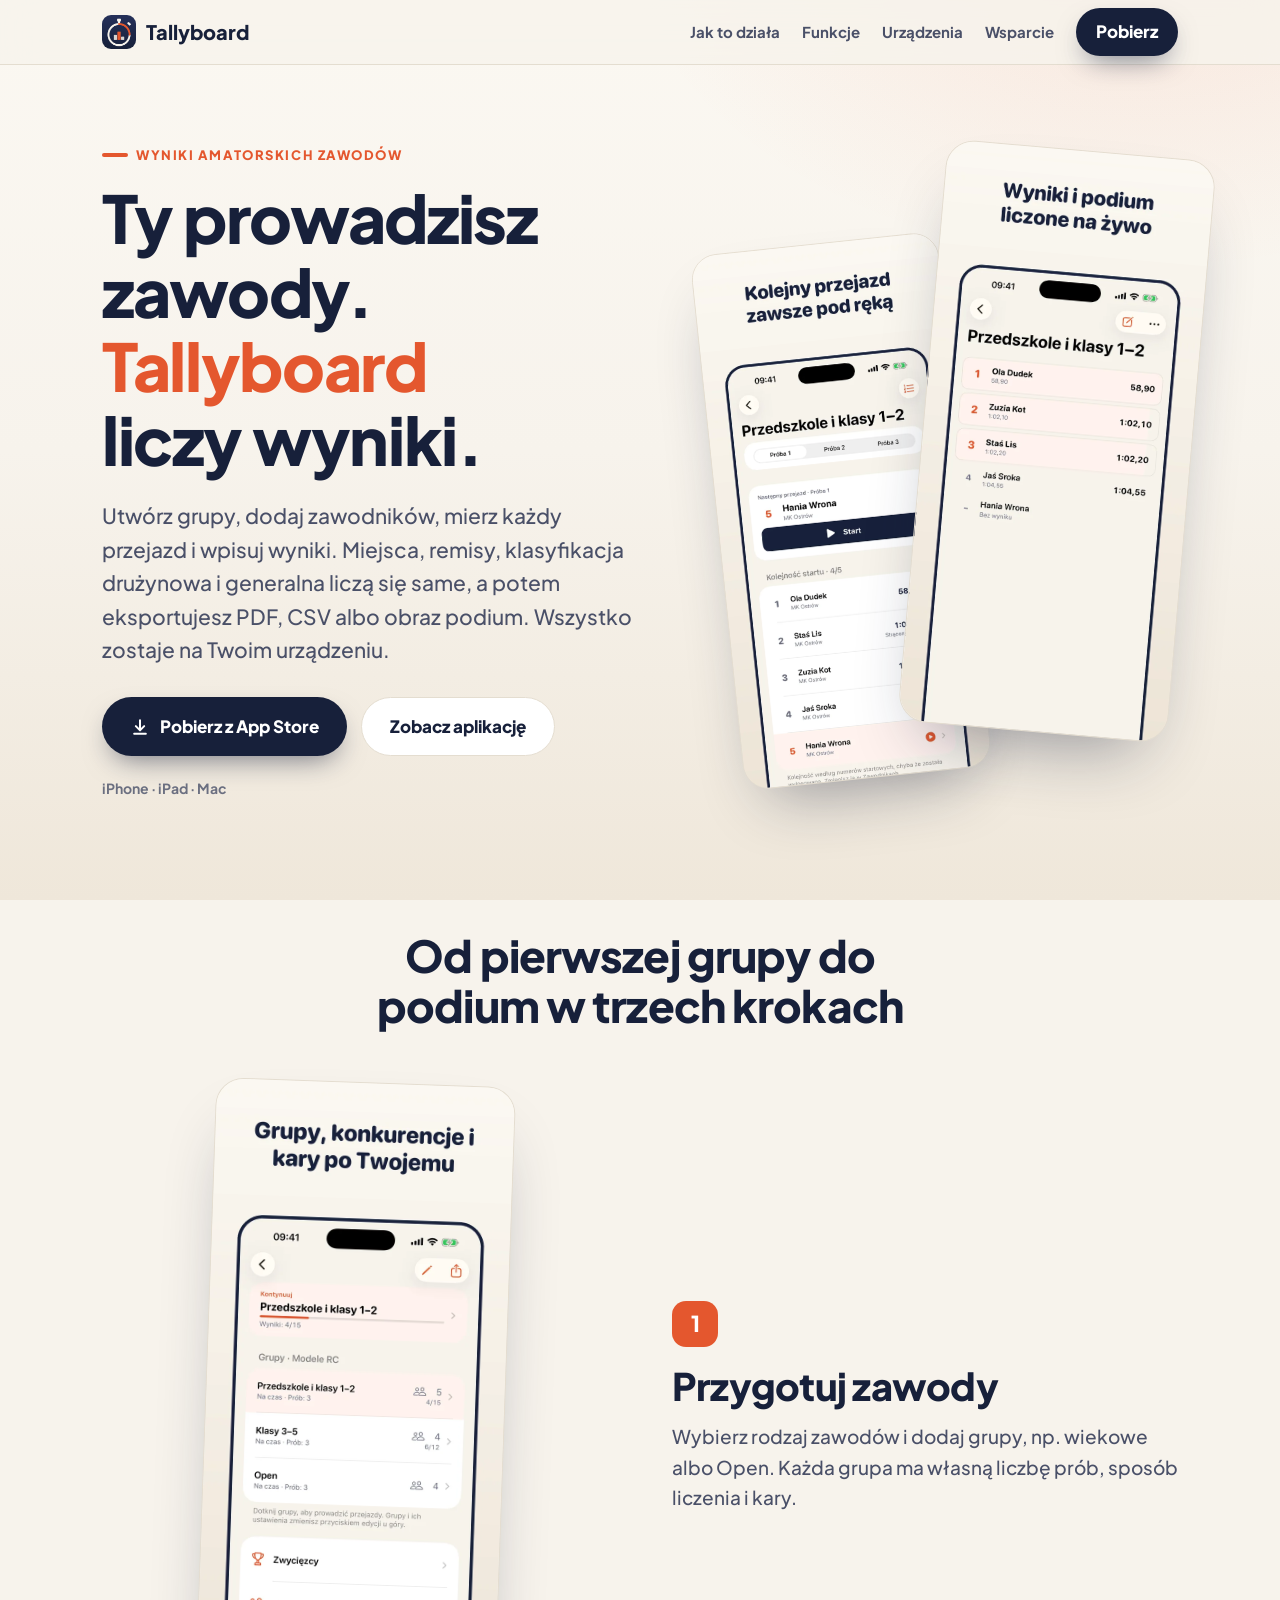
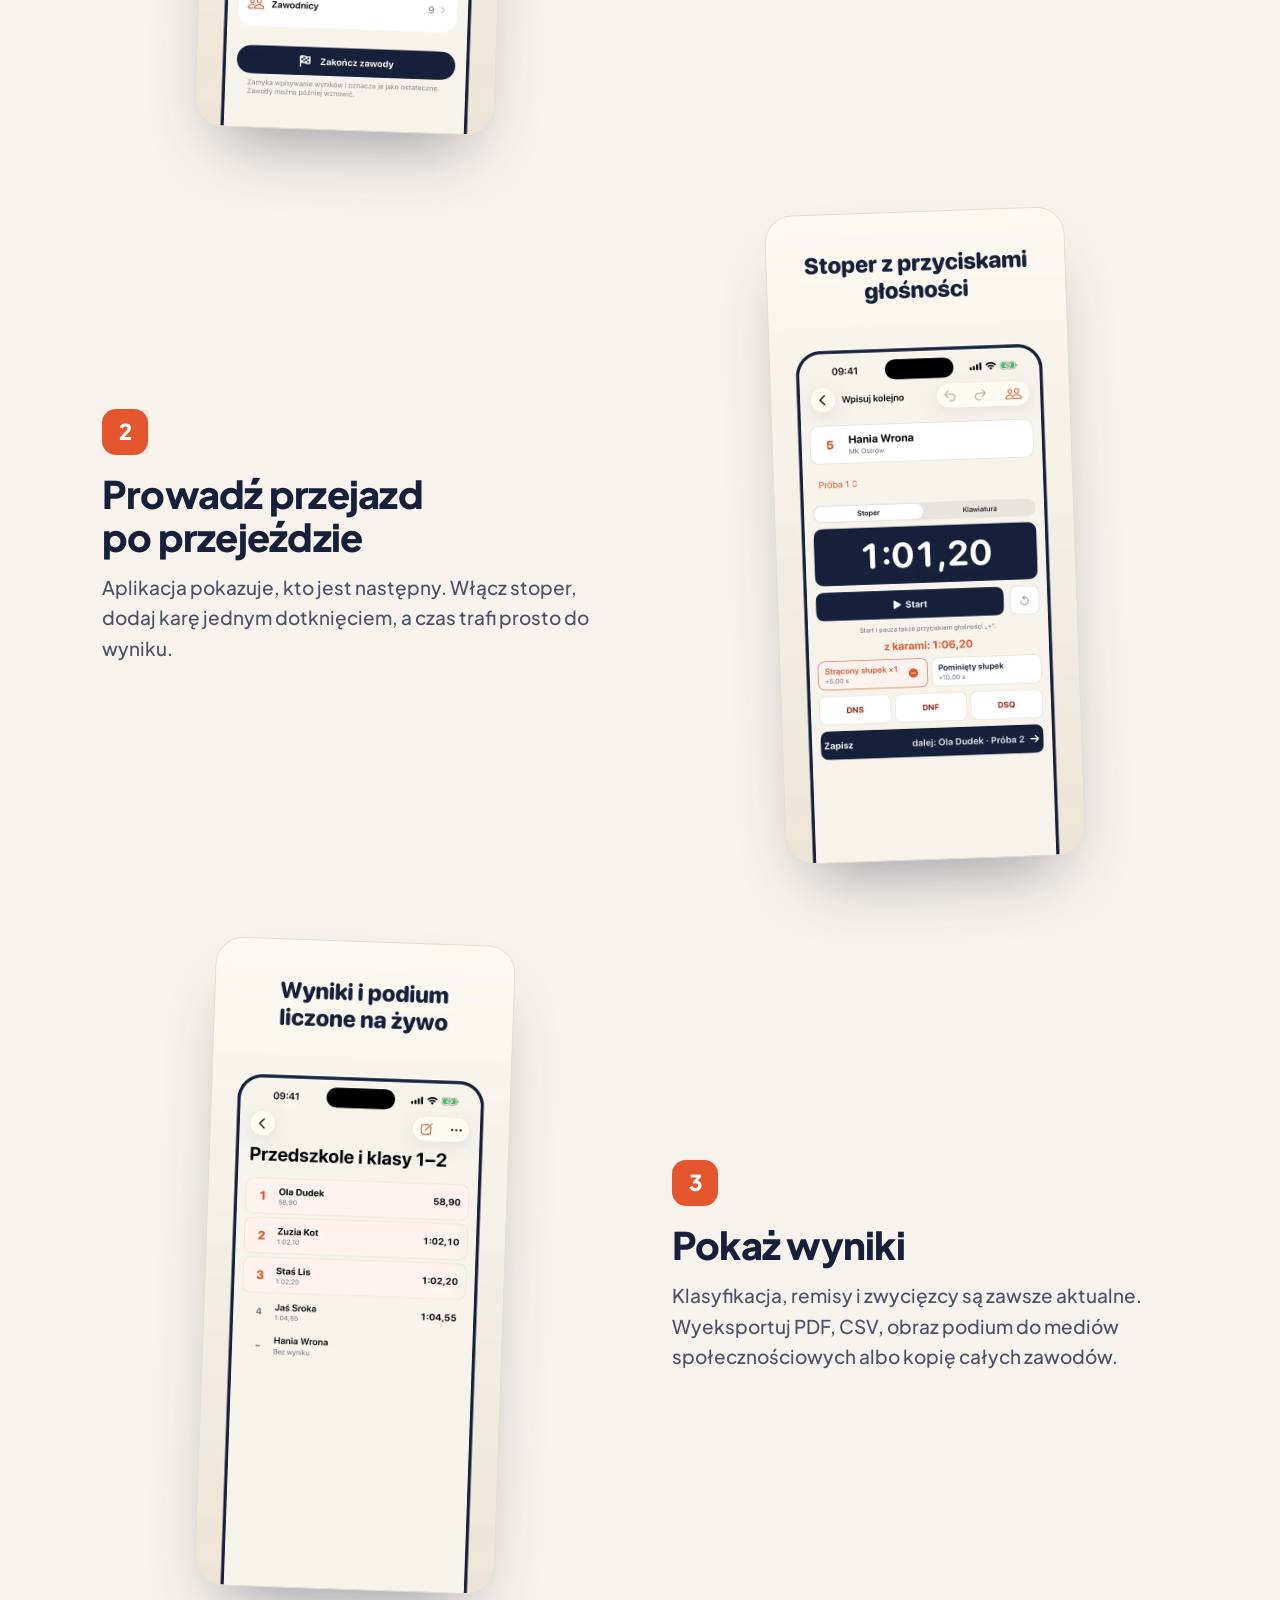
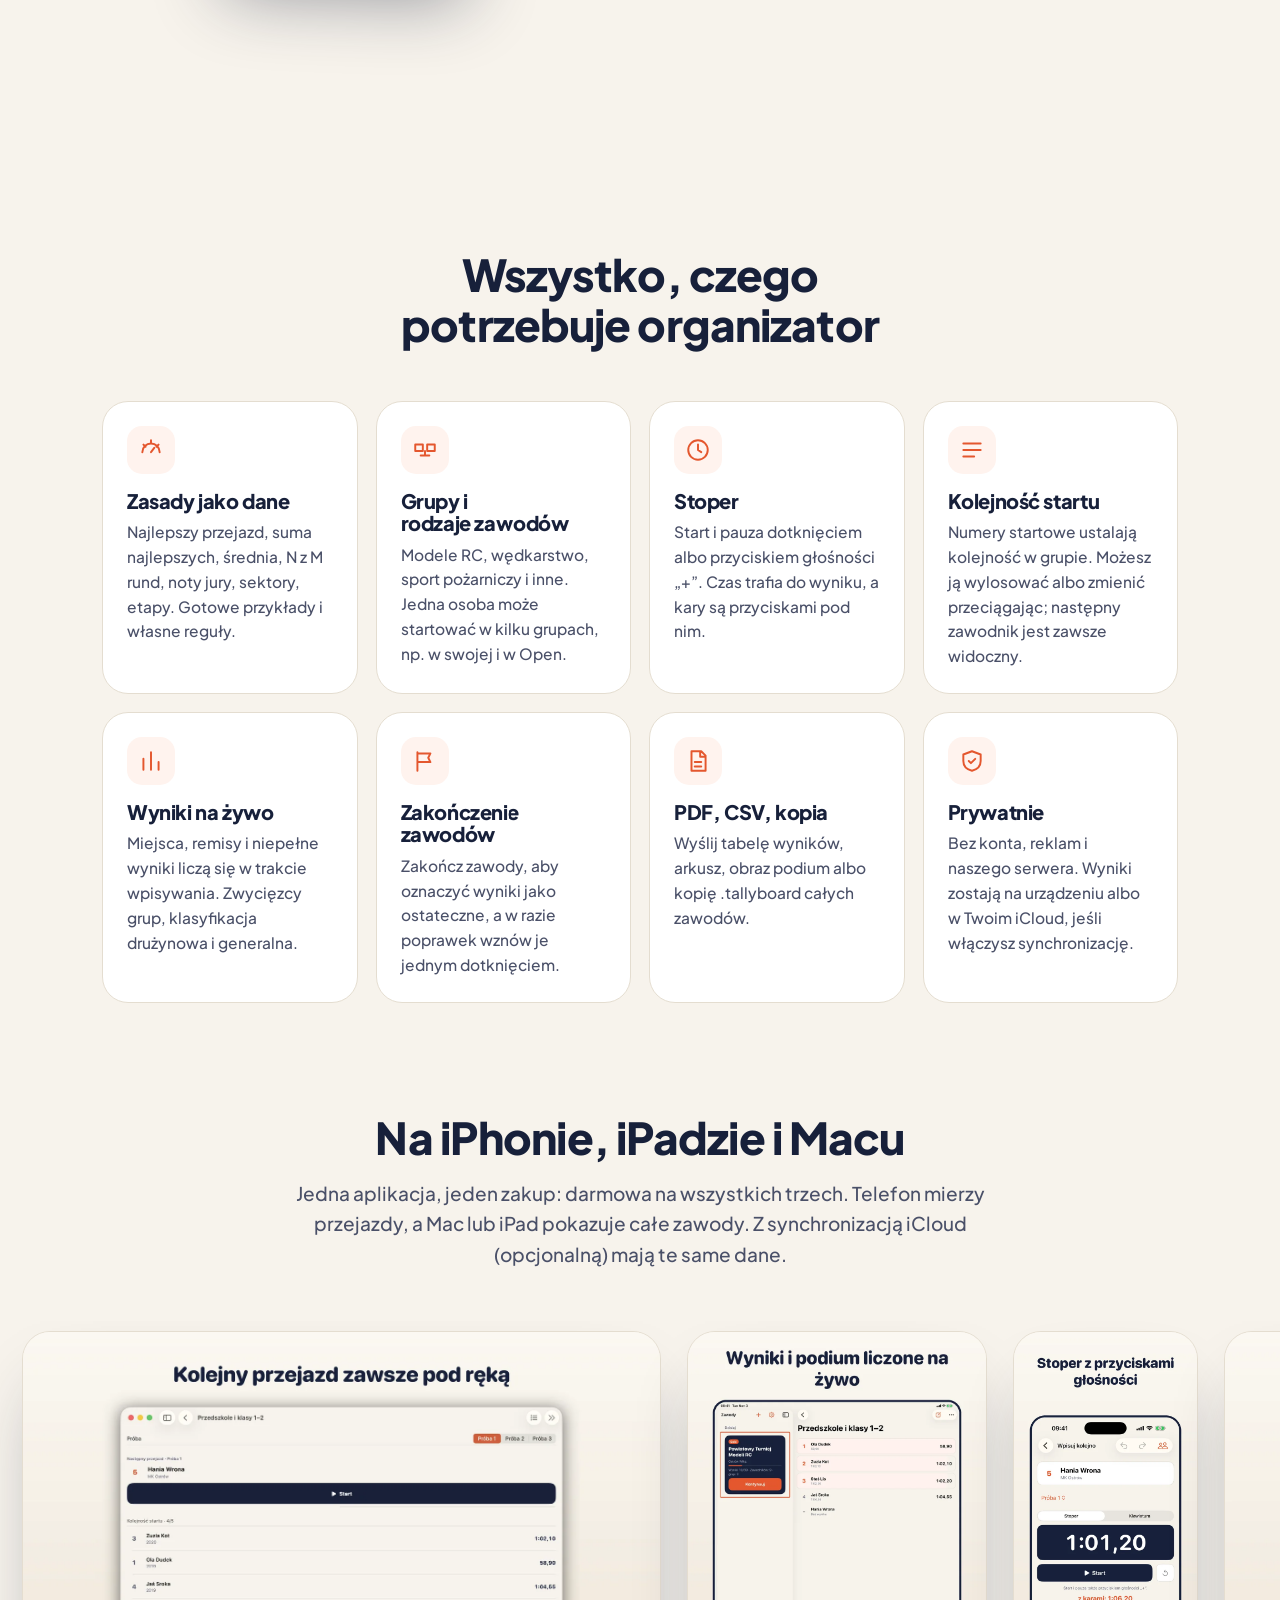
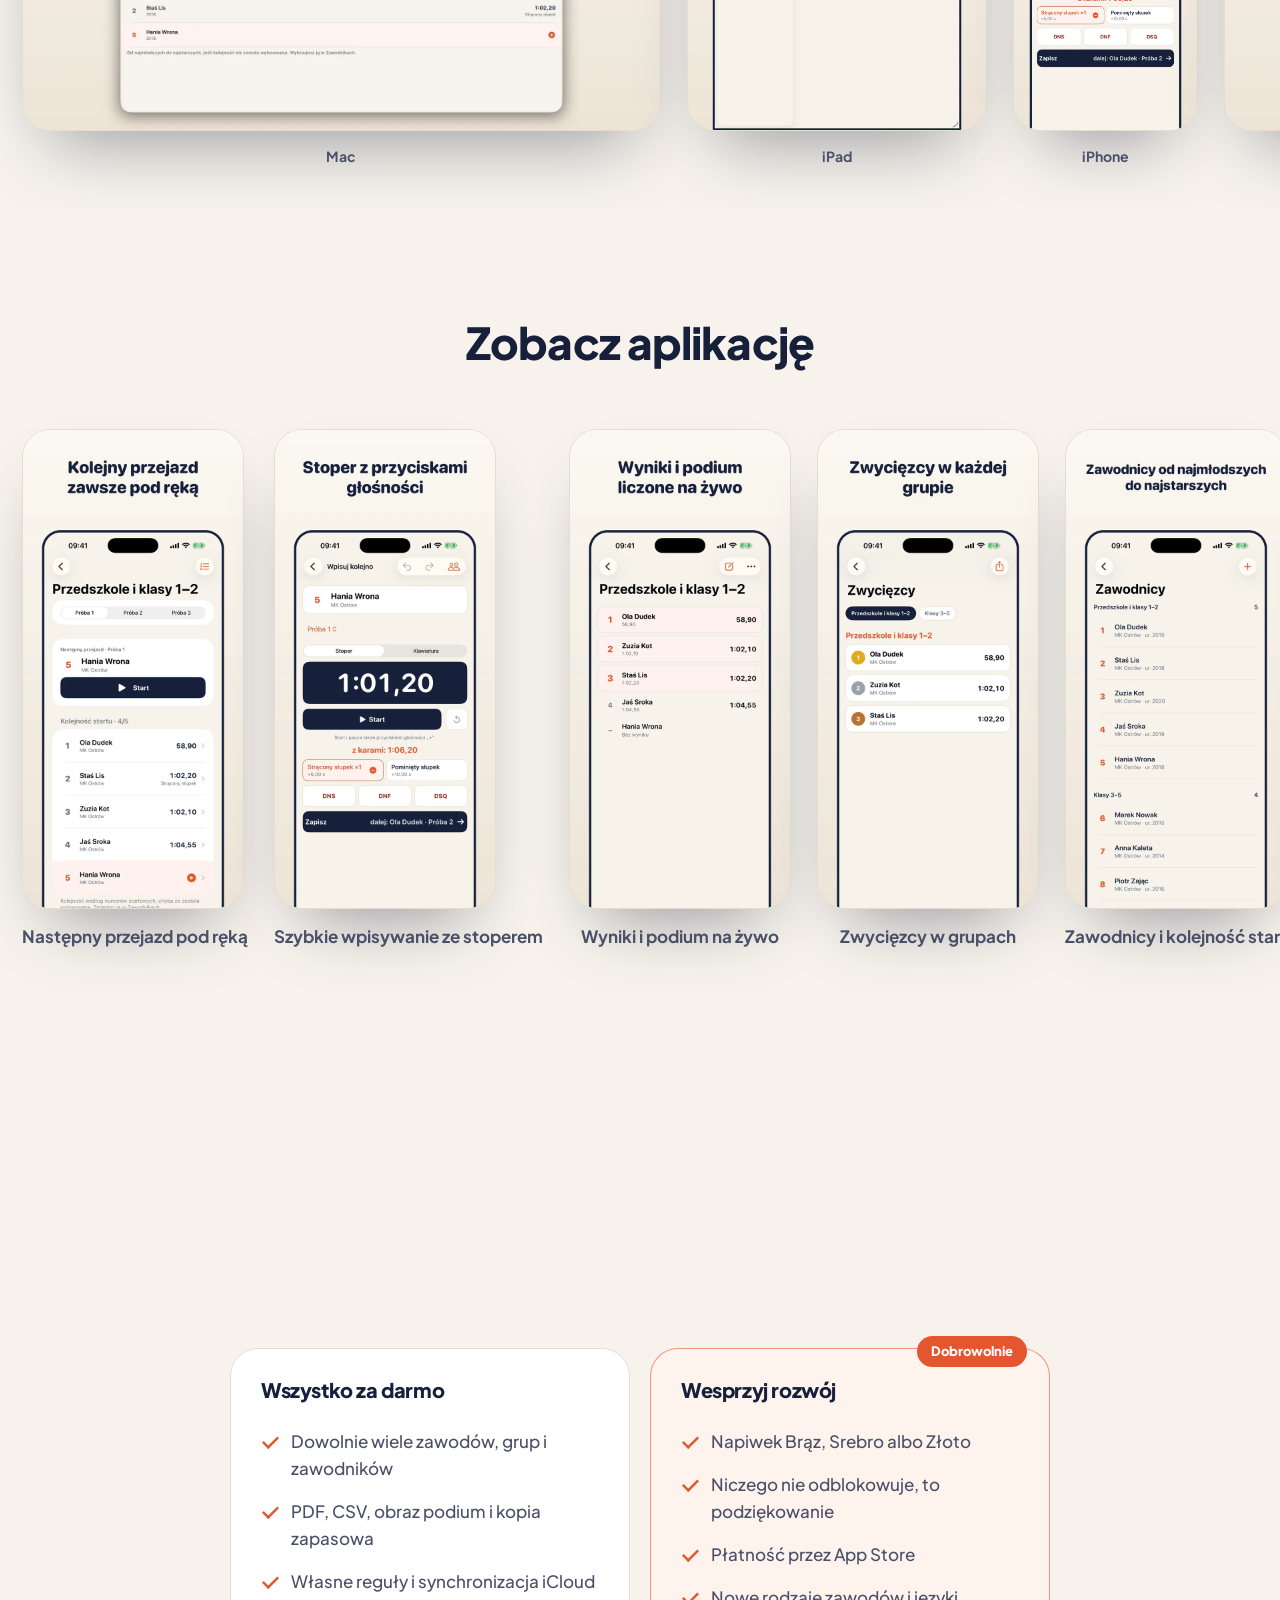
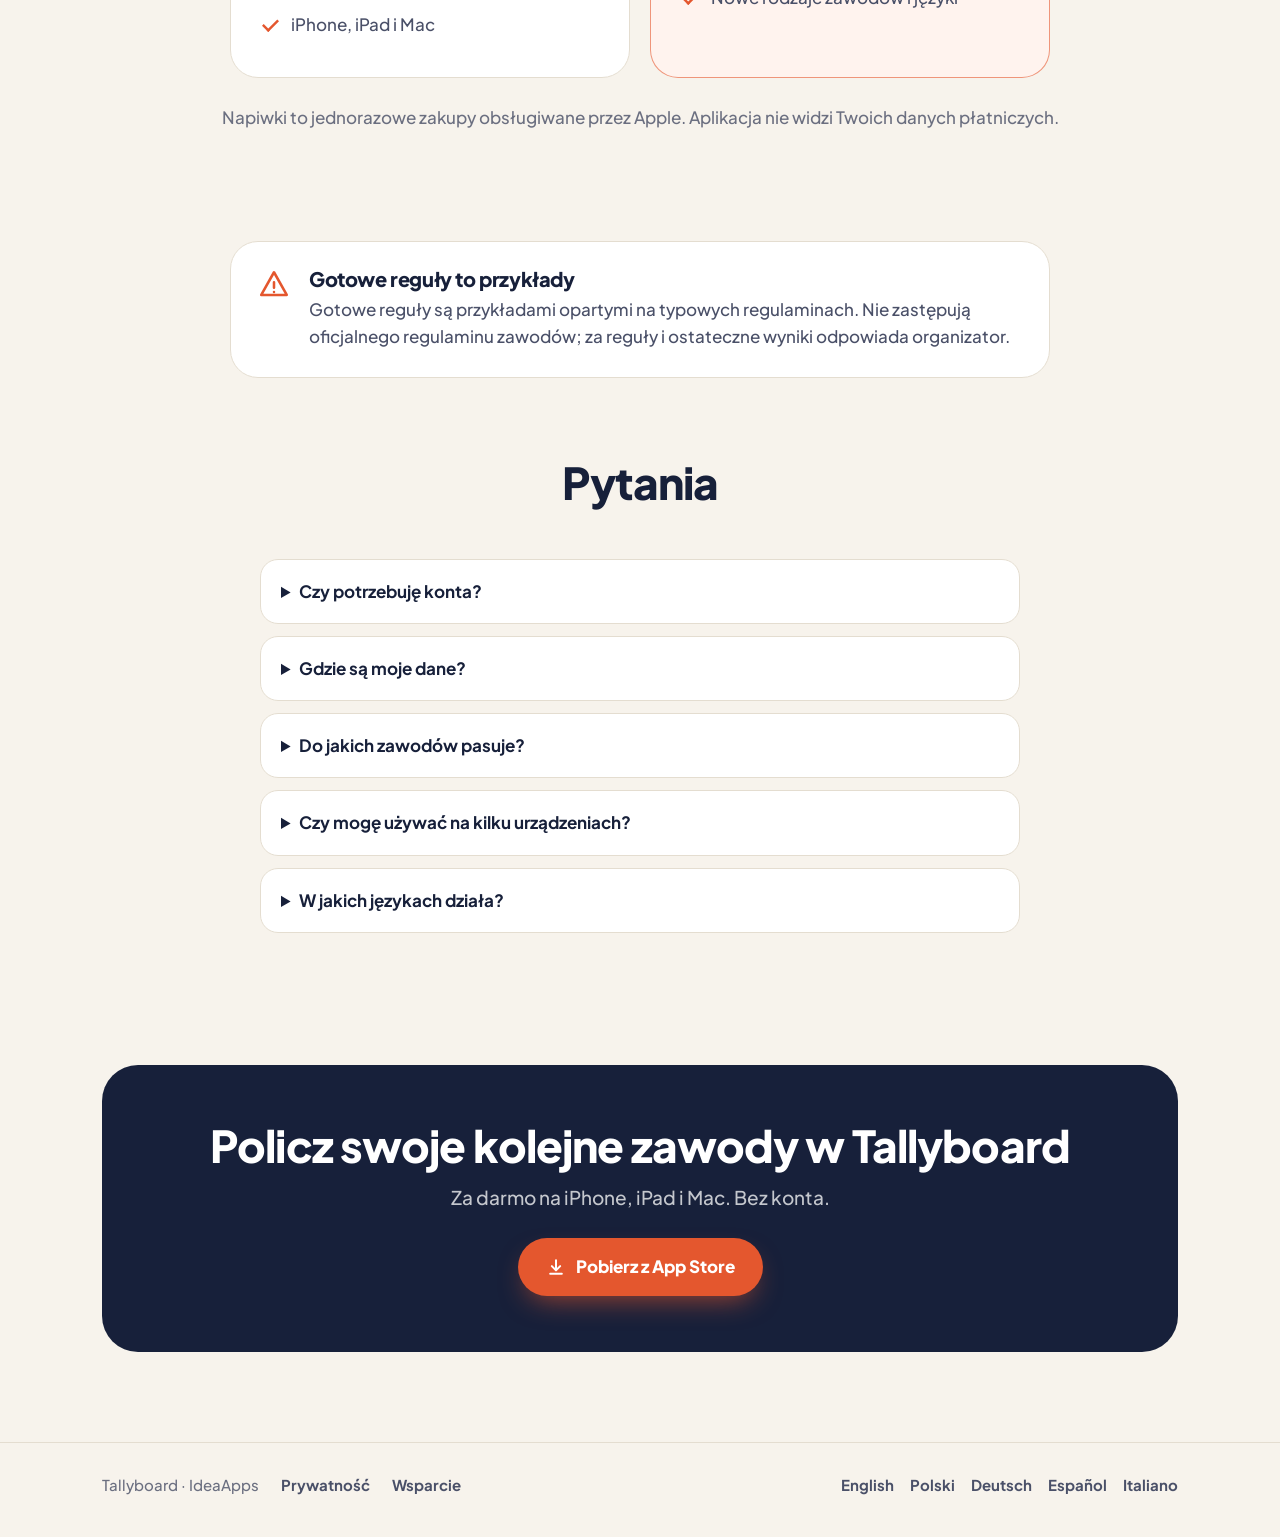
<file: pl/index.html>
<!doctype html>
<html lang="pl">
<head>
<meta charset="utf-8"><meta name="viewport" content="width=device-width,initial-scale=1,viewport-fit=cover">
<title>Tallyboard: wyniki amatorskich zawodów na iPhone, iPad i Mac</title>
<meta name="description" content="Zasady są danymi. Prowadź zawody RC, wędkarskie, pożarnicze, z jury i każde inne: kolejność startu, stoper, kary, wyniki na żywo, podium, PDF i CSV. Bez kont i reklam.">
<meta name="theme-color" content="#F7F3EC">
<meta name="apple-itunes-app" content="app-id=6829415575">
<link rel="canonical" href="https://ideaapps.io/Tallyboard/pl/">
<link rel="alternate" hreflang="en" href="https://ideaapps.io/Tallyboard/"><link rel="alternate" hreflang="pl" href="https://ideaapps.io/Tallyboard/pl/"><link rel="alternate" hreflang="de" href="https://ideaapps.io/Tallyboard/de/"><link rel="alternate" hreflang="es" href="https://ideaapps.io/Tallyboard/es/"><link rel="alternate" hreflang="it" href="https://ideaapps.io/Tallyboard/it/"><link rel="alternate" hreflang="x-default" href="https://ideaapps.io/Tallyboard/">
<meta property="og:type" content="website"><meta property="og:title" content="Tallyboard: wyniki amatorskich zawodów na iPhone, iPad i Mac"><meta property="og:description" content="Zasady są danymi. Prowadź zawody RC, wędkarskie, pożarnicze, z jury i każde inne: kolejność startu, stoper, kary, wyniki na żywo, podium, PDF i CSV. Bez kont i reklam.">
<meta property="og:image" content="https://ideaapps.io/Tallyboard/assets/og.png"><meta property="og:url" content="https://ideaapps.io/Tallyboard/pl/">
<meta name="twitter:card" content="summary_large_image">
<link rel="icon" href="../assets/icon.png"><link rel="apple-touch-icon" href="../assets/icon.png">
<link rel="stylesheet" href="../assets/style.css">
</head>
<body>
<nav class="top"><div class="wrap"><a class="brand" href="./"><img src="../assets/icon.png" alt="" width="34" height="34">Tallyboard</a><a class="l" href="./#how">Jak to działa</a><a class="l" href="./#features">Funkcje</a><a class="l" href="./#devices">Urządzenia</a><a class="l" href="support.html">Wsparcie</a><a class="btn" style="padding:10px 20px" href="https://apps.apple.com/app/id6829415575">Pobierz</a></div></nav>
<header class="hero"><div class="wrap"><div><span class="eyebrow">Wyniki amatorskich zawodów</span><h1>Ty prowadzisz zawody. <em>Tallyboard</em> liczy wyniki.</h1><p class="lead">Utwórz grupy, dodaj zawodników, mierz każdy przejazd i wpisuj wyniki. Miejsca, remisy, klasyfikacja drużynowa i generalna liczą się same, a potem eksportujesz PDF, CSV albo obraz podium. Wszystko zostaje na Twoim urządzeniu.</p><div class="btns"><a class="btn" href="https://apps.apple.com/app/id6829415575"><svg viewBox="0 0 24 24" fill="none" stroke="currentColor" stroke-width="2.4" stroke-linecap="round" stroke-linejoin="round"><path d="M12 4v11M7 11l5 5 5-5M5 20h14"/></svg>Pobierz z App Store</a><a class="btn ghost" href="#how">Zobacz aplikację</a></div><span class="dev">iPhone · iPad · Mac</span></div><div class="phones"><img class="shot p2" src="../assets/shots/pl-iphone-01.webp" alt="Następny przejazd pod ręką" loading="lazy" width="660" height="1434"><img class="shot p1" src="../assets/shots/pl-iphone-03.webp" alt="Wyniki i podium na żywo" loading="lazy" width="660" height="1434"></div></div></header><section id="how"><div class="wrap"><div class="head reveal"><h2>Od pierwszej grupy do podium w trzech krokach</h2></div><div class="step reveal"><div class="txt"><span class="num">1</span><h2 style="font-size:clamp(26px,3.6vw,38px)">Przygotuj zawody</h2><p>Wybierz rodzaj zawodów i dodaj grupy, np. wiekowe albo Open. Każda grupa ma własną liczbę prób, sposób liczenia i kary.</p></div><div><img class="shot " src="../assets/shots/pl-iphone-06.webp" alt="Grupy dla każdej klasy" loading="lazy" width="660" height="1434"></div></div><div class="step reveal"><div class="txt"><span class="num">2</span><h2 style="font-size:clamp(26px,3.6vw,38px)">Prowadź przejazd po przejeździe</h2><p>Aplikacja pokazuje, kto jest następny. Włącz stoper, dodaj karę jednym dotknięciem, a czas trafi prosto do wyniku.</p></div><div><img class="shot " src="../assets/shots/pl-iphone-02.webp" alt="Szybkie wpisywanie ze stoperem" loading="lazy" width="660" height="1434"></div></div><div class="step reveal"><div class="txt"><span class="num">3</span><h2 style="font-size:clamp(26px,3.6vw,38px)">Pokaż wyniki</h2><p>Klasyfikacja, remisy i zwycięzcy są zawsze aktualne. Wyeksportuj PDF, CSV, obraz podium do mediów społecznościowych albo kopię całych zawodów.</p></div><div><img class="shot " src="../assets/shots/pl-iphone-03.webp" alt="Wyniki i podium na żywo" loading="lazy" width="660" height="1434"></div></div></div></section><section id="features"><div class="wrap"><div class="head reveal"><h2>Wszystko, czego potrzebuje organizator</h2></div><div class="grid"><div class="feat reveal"><div class="ic"><svg viewBox="0 0 24 24" fill="none" stroke="currentColor" stroke-width="1.8" stroke-linecap="round" stroke-linejoin="round"><path d="M12 3v3M5 7l2 2M19 7l-2 2M4 14a8 8 0 0116 0M12 14l3-4"/></svg></div><h3>Zasady jako dane</h3><p>Najlepszy przejazd, suma najlepszych, średnia, N z M rund, noty jury, sektory, etapy. Gotowe przykłady i własne reguły.</p></div><div class="feat reveal"><div class="ic"><svg viewBox="0 0 24 24" fill="none" stroke="currentColor" stroke-width="1.8" stroke-linecap="round" stroke-linejoin="round"><path d="M3 7h7v6H3zM14 7h7v6h-7zM8 17h8M12 13v4"/></svg></div><h3>Grupy i rodzaje zawodów</h3><p>Modele RC, wędkarstwo, sport pożarniczy i inne. Jedna osoba może startować w kilku grupach, np. w swojej i w Open.</p></div><div class="feat reveal"><div class="ic"><svg viewBox="0 0 24 24" fill="none" stroke="currentColor" stroke-width="1.8" stroke-linecap="round" stroke-linejoin="round"><path d="M12 7v5l3 2M12 3a9 9 0 100 18 9 9 0 000-18z"/></svg></div><h3>Stoper</h3><p>Start i pauza dotknięciem albo przyciskiem głośności „+”. Czas trafia do wyniku, a kary są przyciskami pod nim.</p></div><div class="feat reveal"><div class="ic"><svg viewBox="0 0 24 24" fill="none" stroke="currentColor" stroke-width="1.8" stroke-linecap="round" stroke-linejoin="round"><path d="M4 6h16M4 12h16M4 18h10"/></svg></div><h3>Kolejność startu</h3><p>Numery startowe ustalają kolejność w grupie. Możesz ją wylosować albo zmienić przeciągając; następny zawodnik jest zawsze widoczny.</p></div><div class="feat reveal"><div class="ic"><svg viewBox="0 0 24 24" fill="none" stroke="currentColor" stroke-width="1.8" stroke-linecap="round" stroke-linejoin="round"><path d="M5 20V10M12 20V4M19 20v-7"/></svg></div><h3>Wyniki na żywo</h3><p>Miejsca, remisy i niepełne wyniki liczą się w trakcie wpisywania. Zwycięzcy grup, klasyfikacja drużynowa i generalna.</p></div><div class="feat reveal"><div class="ic"><svg viewBox="0 0 24 24" fill="none" stroke="currentColor" stroke-width="1.8" stroke-linecap="round" stroke-linejoin="round"><path d="M5 4v17M5 5h12l-2 4 2 4H5"/></svg></div><h3>Zakończenie zawodów</h3><p>Zakończ zawody, aby oznaczyć wyniki jako ostateczne, a w razie poprawek wznów je jednym dotknięciem.</p></div><div class="feat reveal"><div class="ic"><svg viewBox="0 0 24 24" fill="none" stroke="currentColor" stroke-width="1.8" stroke-linecap="round" stroke-linejoin="round"><path d="M6 3h9l4 4v14H6zM14 3v5h5M9 13h6M9 17h6"/></svg></div><h3>PDF, CSV, kopia</h3><p>Wyślij tabelę wyników, arkusz, obraz podium albo kopię .tallyboard całych zawodów.</p></div><div class="feat reveal"><div class="ic"><svg viewBox="0 0 24 24" fill="none" stroke="currentColor" stroke-width="1.8" stroke-linecap="round" stroke-linejoin="round"><path d="M12 3l8 3v6c0 4.500-3.200 7.800-8 9-4.800-1.200-8-4.500-8-9V6zM9 12l2 2 4-4"/></svg></div><h3>Prywatnie</h3><p>Bez konta, reklam i naszego serwera. Wyniki zostają na urządzeniu albo w Twoim iCloud, jeśli włączysz synchronizację.</p></div></div></div></section><section id="devices" style="padding-top:20px"><div class="wrap"><div class="head reveal"><h2>Na iPhonie, iPadzie i Macu</h2><p>Jedna aplikacja, jeden zakup: darmowa na wszystkich trzech. Telefon mierzy przejazdy, a Mac lub iPad pokazuje całe zawody. Z synchronizacją iCloud (opcjonalną) mają te same dane.</p></div></div><div class="gallery dev"><figure><img class="shot " src="../assets/shots/pl-mac-01.webp" alt="Mac · Tallyboard" loading="lazy" width="1400" height="875"><figcaption>Mac</figcaption></figure><figure><img class="shot " src="../assets/shots/pl-ipad-03.webp" alt="iPad · Tallyboard" loading="lazy" width="900" height="1200"><figcaption>iPad</figcaption></figure><figure><img class="shot " src="../assets/shots/pl-iphone-02.webp" alt="iPhone · Tallyboard" loading="lazy" width="660" height="1434"><figcaption>iPhone</figcaption></figure><figure><img class="shot " src="../assets/shots/pl-mac-03.webp" alt="Mac · Tallyboard" loading="lazy" width="1400" height="875"><figcaption>Mac</figcaption></figure></div></section><section style="padding-top:20px"><div class="head reveal"><h2>Zobacz aplikację</h2></div><div class="gallery"><figure><img class="shot " src="../assets/shots/pl-iphone-01.webp" alt="Następny przejazd pod ręką" loading="lazy" width="660" height="1434"><figcaption>Następny przejazd pod ręką</figcaption></figure><figure><img class="shot " src="../assets/shots/pl-iphone-02.webp" alt="Szybkie wpisywanie ze stoperem" loading="lazy" width="660" height="1434"><figcaption>Szybkie wpisywanie ze stoperem</figcaption></figure><figure><img class="shot " src="../assets/shots/pl-iphone-03.webp" alt="Wyniki i podium na żywo" loading="lazy" width="660" height="1434"><figcaption>Wyniki i podium na żywo</figcaption></figure><figure><img class="shot " src="../assets/shots/pl-iphone-04.webp" alt="Zwycięzcy w grupach" loading="lazy" width="660" height="1434"><figcaption>Zwycięzcy w grupach</figcaption></figure><figure><img class="shot " src="../assets/shots/pl-iphone-05.webp" alt="Zawodnicy i kolejność startu" loading="lazy" width="660" height="1434"><figcaption>Zawodnicy i kolejność startu</figcaption></figure><figure><img class="shot " src="../assets/shots/pl-iphone-06.webp" alt="Grupy dla każdej klasy" loading="lazy" width="660" height="1434"><figcaption>Grupy dla każdej klasy</figcaption></figure></div></section><section id="pricing"><div class="wrap"><div class="head reveal"><h2>Za darmo i tak zostanie</h2><p>Tallyboard nie ma ściany płatności ani limitów. Jeśli Ci pomaga, możesz wesprzeć jej rozwój dobrowolnym napiwkiem.</p></div><div class="plans reveal"><div class="plan"><h3>Wszystko za darmo</h3><ul><li>Dowolnie wiele zawodów, grup i zawodników</li><li>PDF, CSV, obraz podium i kopia zapasowa</li><li>Własne reguły i synchronizacja iCloud</li><li>iPhone, iPad i Mac</li></ul></div><div class="plan pro"><span class="badge">Dobrowolnie</span><h3>Wesprzyj rozwój</h3><ul><li>Napiwek Brąz, Srebro albo Złoto</li><li>Niczego nie odblokowuje, to podziękowanie</li><li>Płatność przez App Store</li><li>Nowe rodzaje zawodów i języki</li></ul></div></div><p class="note">Napiwki to jednorazowe zakupy obsługiwane przez Apple. Aplikacja nie widzi Twoich danych płatniczych.</p></div></section><section style="padding:20px 0 60px"><div class="wrap"><div class="card legal reveal"><svg viewBox="0 0 24 24" fill="none" stroke="currentColor" stroke-width="1.8" stroke-linecap="round" stroke-linejoin="round"><path d="M12 3l9 16H3zM12 10v4M12 17h.01"/></svg><div><h3>Gotowe reguły to przykłady</h3><p>Gotowe reguły są przykładami opartymi na typowych regulaminach. Nie zastępują oficjalnego regulaminu zawodów; za reguły i ostateczne wyniki odpowiada organizator.</p></div></div></div></section><section style="padding-top:20px"><div class="wrap"><div class="head reveal"><h2>Pytania</h2></div><div class="faq reveal"><details><summary>Czy potrzebuję konta?</summary><p>Nie. Nie ma kont ani reklam.</p></details><details><summary>Gdzie są moje dane?</summary><p>Na Twoim urządzeniu. Jeśli włączysz synchronizację iCloud, także w Twoim prywatnym iCloud. Nie mamy serwera ani dostępu do Twoich danych.</p></details><details><summary>Do jakich zawodów pasuje?</summary><p>Do każdych, w których zawodnicy startują po kolei, a o miejscu decyduje czas, punkty lub noty: RC, wędkarstwo, sport pożarniczy, konkursy z jury, autocross i inne. Jeśli gotowe reguły nie pasują, ułożysz własne.</p></details><details><summary>Czy mogę używać na kilku urządzeniach?</summary><p>Tak. Włącz synchronizację iCloud w Ustawieniach albo przenieś zawody plikiem kopii .tallyboard.</p></details><details><summary>W jakich językach działa?</summary><p>Po polsku, angielsku, niemiecku, hiszpańsku i włosku.</p></details></div></div></section><div class="cta"><div class="wrap"><div class="box reveal"><h2>Policz swoje kolejne zawody w Tallyboard</h2><p>Za darmo na iPhone, iPad i Mac. Bez konta.</p><a class="btn" href="https://apps.apple.com/app/id6829415575"><svg viewBox="0 0 24 24" fill="none" stroke="currentColor" stroke-width="2.4" stroke-linecap="round" stroke-linejoin="round"><path d="M12 4v11M7 11l5 5 5-5M5 20h14"/></svg>Pobierz z App Store</a></div></div></div><footer><div class="wrap"><span>Tallyboard · IdeaApps</span><a href="privacy.html">Prywatność</a><a href="support.html">Wsparcie</a><span class="sp"><a href="../" hreflang="en">English</a><a href="./" hreflang="pl">Polski</a><a href="../de/" hreflang="de">Deutsch</a><a href="../es/" hreflang="es">Español</a><a href="../it/" hreflang="it">Italiano</a></span></div></footer>
<script src="../assets/app.js" defer></script>
</body></html>
</file>
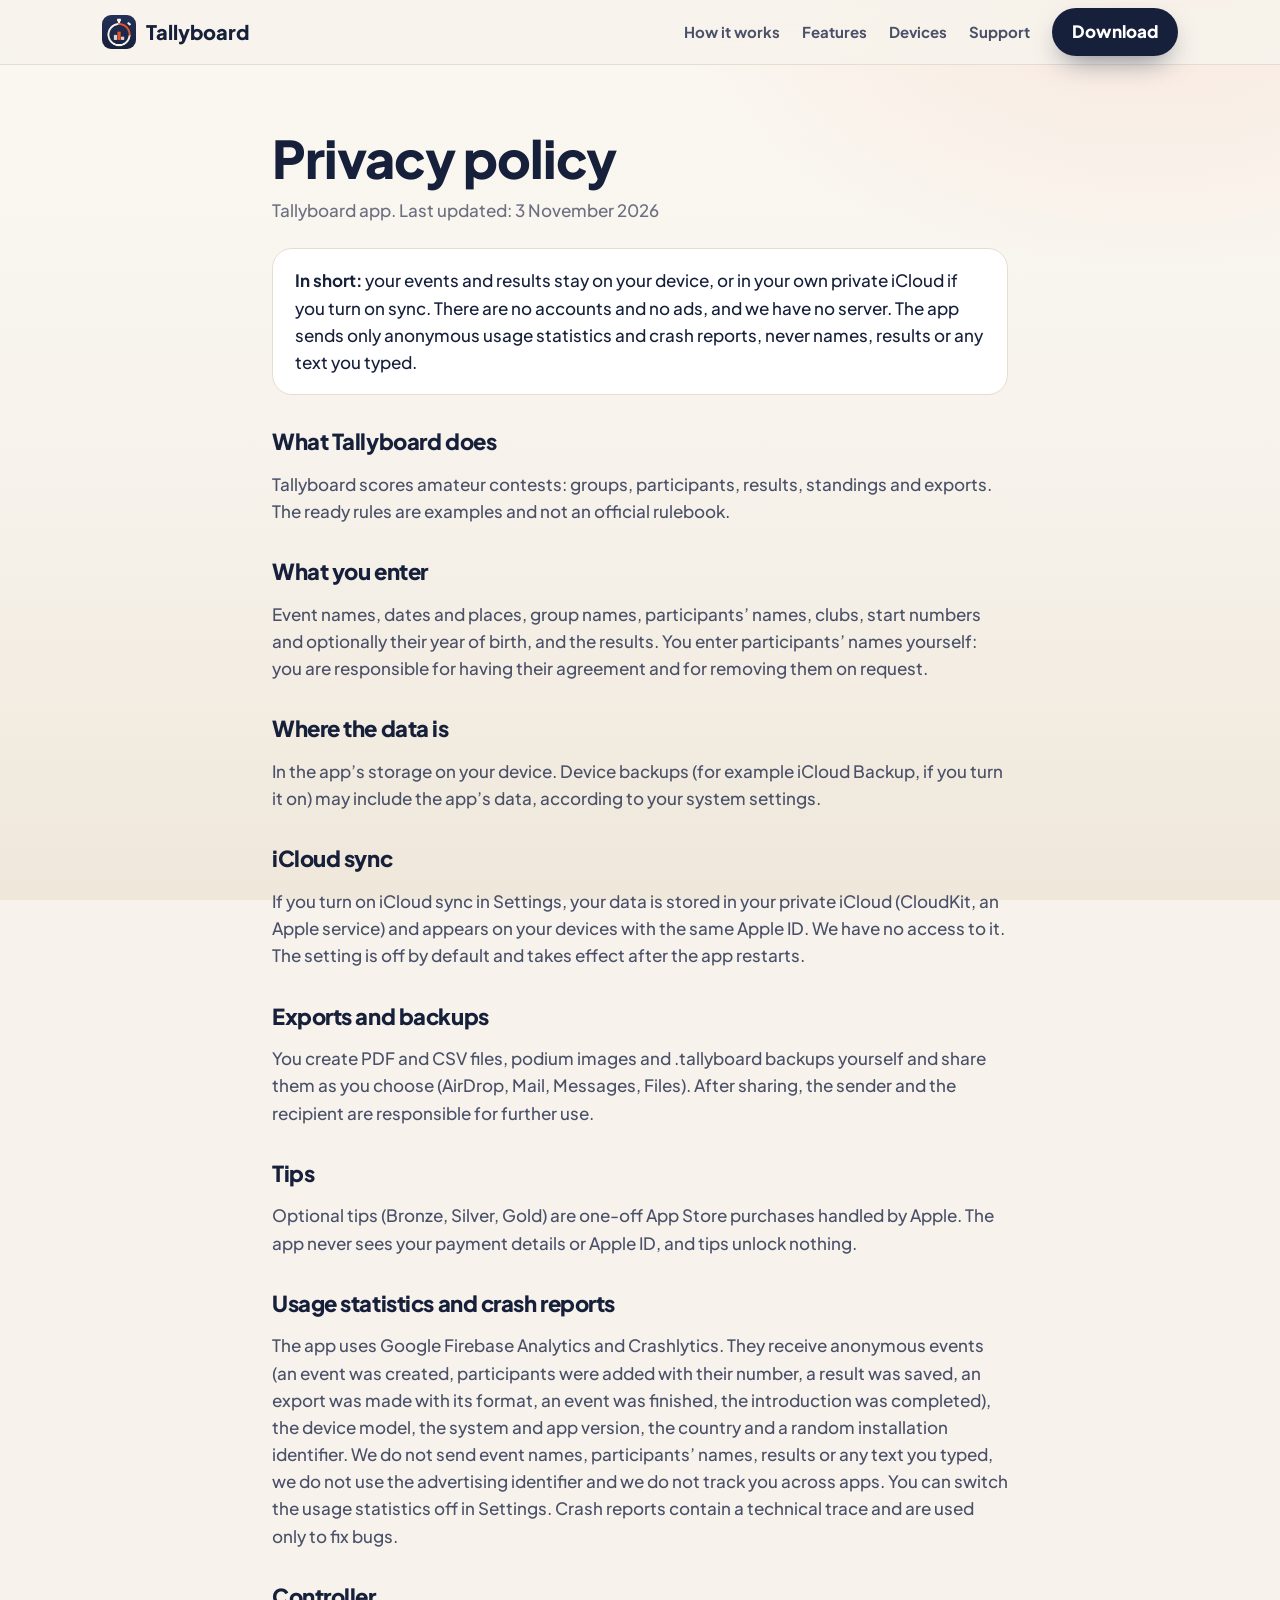
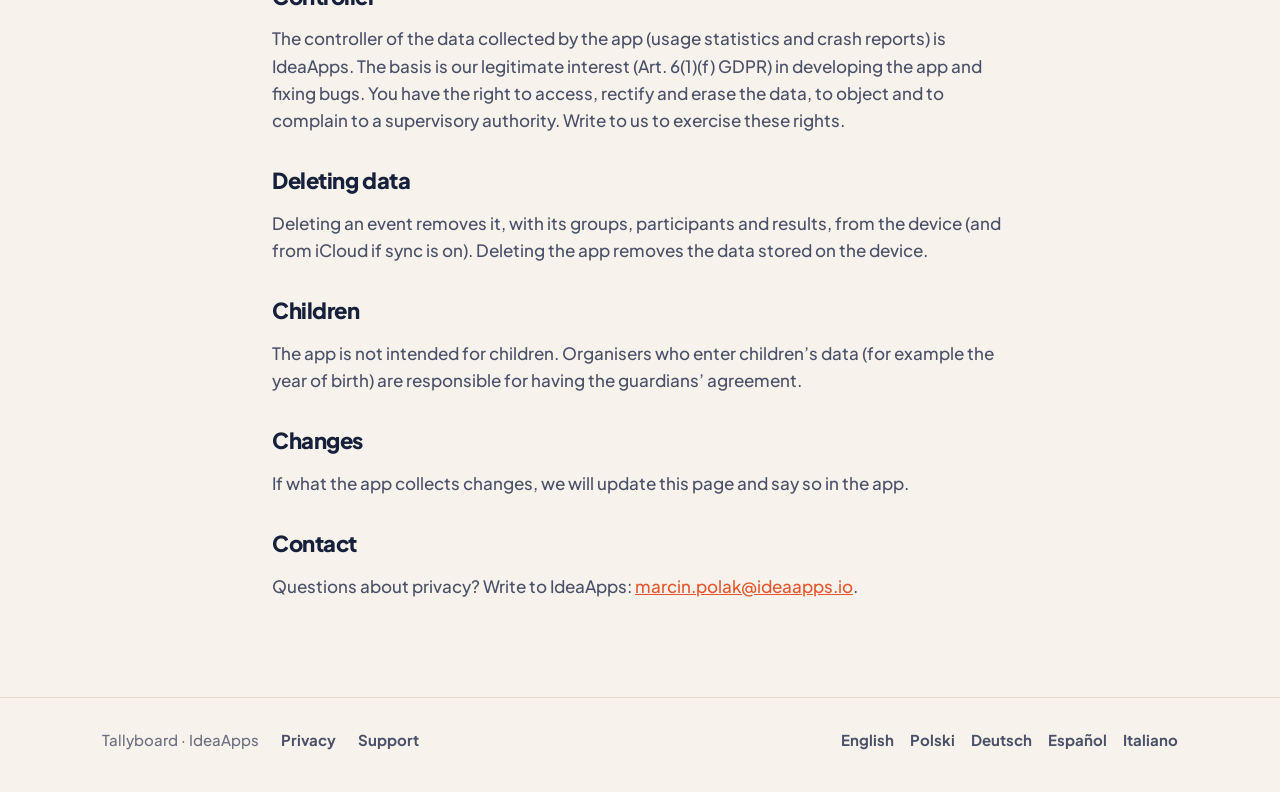
<file: privacy.html>
<!doctype html>
<html lang="en">
<head>
<meta charset="utf-8"><meta name="viewport" content="width=device-width,initial-scale=1,viewport-fit=cover">
<title>Privacy policy · Tallyboard</title>
<meta name="description" content="In short: your results stay on your device, or in your own private iCloud if you turn sync on. No accounts, no ads and no server of ours. The app sends only anonymous usage statistics and crash reports, never names or results.">
<meta name="theme-color" content="#F7F3EC">
<meta name="apple-itunes-app" content="app-id=6829415575">
<link rel="canonical" href="https://ideaapps.io/Tallyboard/privacy.html">
<link rel="alternate" hreflang="en" href="https://ideaapps.io/Tallyboard/privacy.html"><link rel="alternate" hreflang="pl" href="https://ideaapps.io/Tallyboard/pl/privacy.html"><link rel="alternate" hreflang="de" href="https://ideaapps.io/Tallyboard/de/privacy.html"><link rel="alternate" hreflang="es" href="https://ideaapps.io/Tallyboard/es/privacy.html"><link rel="alternate" hreflang="it" href="https://ideaapps.io/Tallyboard/it/privacy.html"><link rel="alternate" hreflang="x-default" href="https://ideaapps.io/Tallyboard/privacy.html">
<meta property="og:type" content="website"><meta property="og:title" content="Privacy policy · Tallyboard"><meta property="og:description" content="In short: your results stay on your device, or in your own private iCloud if you turn sync on. No accounts, no ads and no server of ours. The app sends only anonymous usage statistics and crash reports, never names or results.">
<meta property="og:image" content="https://ideaapps.io/Tallyboard/assets/og.png"><meta property="og:url" content="https://ideaapps.io/Tallyboard/privacy.html">
<meta name="twitter:card" content="summary_large_image">
<link rel="icon" href="assets/icon.png"><link rel="apple-touch-icon" href="assets/icon.png">
<link rel="stylesheet" href="assets/style.css">
</head>
<body>
<nav class="top"><div class="wrap"><a class="brand" href="./"><img src="assets/icon.png" alt="" width="34" height="34">Tallyboard</a><a class="l" href="./#how">How it works</a><a class="l" href="./#features">Features</a><a class="l" href="./#devices">Devices</a><a class="l" href="support.html">Support</a><a class="btn" style="padding:10px 20px" href="https://apps.apple.com/app/id6829415575">Download</a></div></nav>
<main class="page"><h1>Privacy policy</h1><p class="sub">Tallyboard app. Last updated: 3 November 2026</p><p class="short"><strong>In short:</strong> your events and results stay on your device, or in your own private iCloud if you turn on sync. There are no accounts and no ads, and we have no server. The app sends only anonymous usage statistics and crash reports, never names, results or any text you typed.</p><h2>What Tallyboard does</h2><p>Tallyboard scores amateur contests: groups, participants, results, standings and exports. The ready rules are examples and not an official rulebook.</p><h2>What you enter</h2><p>Event names, dates and places, group names, participants’ names, clubs, start numbers and optionally their year of birth, and the results. You enter participants’ names yourself: you are responsible for having their agreement and for removing them on request.</p><h2>Where the data is</h2><p>In the app’s storage on your device. Device backups (for example iCloud Backup, if you turn it on) may include the app’s data, according to your system settings.</p><h2>iCloud sync</h2><p>If you turn on iCloud sync in Settings, your data is stored in your private iCloud (CloudKit, an Apple service) and appears on your devices with the same Apple ID. We have no access to it. The setting is off by default and takes effect after the app restarts.</p><h2>Exports and backups</h2><p>You create PDF and CSV files, podium images and .tallyboard backups yourself and share them as you choose (AirDrop, Mail, Messages, Files). After sharing, the sender and the recipient are responsible for further use.</p><h2>Tips</h2><p>Optional tips (Bronze, Silver, Gold) are one-off App Store purchases handled by Apple. The app never sees your payment details or Apple ID, and tips unlock nothing.</p><h2>Usage statistics and crash reports</h2><p>The app uses Google Firebase Analytics and Crashlytics. They receive anonymous events (an event was created, participants were added with their number, a result was saved, an export was made with its format, an event was finished, the introduction was completed), the device model, the system and app version, the country and a random installation identifier. We do not send event names, participants’ names, results or any text you typed, we do not use the advertising identifier and we do not track you across apps. You can switch the usage statistics off in Settings. Crash reports contain a technical trace and are used only to fix bugs.</p><h2>Controller</h2><p>The controller of the data collected by the app (usage statistics and crash reports) is IdeaApps. The basis is our legitimate interest (Art. 6(1)(f) GDPR) in developing the app and fixing bugs. You have the right to access, rectify and erase the data, to object and to complain to a supervisory authority. Write to us to exercise these rights.</p><h2>Deleting data</h2><p>Deleting an event removes it, with its groups, participants and results, from the device (and from iCloud if sync is on). Deleting the app removes the data stored on the device.</p><h2>Children</h2><p>The app is not intended for children. Organisers who enter children’s data (for example the year of birth) are responsible for having the guardians’ agreement.</p><h2>Changes</h2><p>If what the app collects changes, we will update this page and say so in the app.</p><h2>Contact</h2><p>Questions about privacy? Write to IdeaApps: <a href="mailto:marcin.polak@ideaapps.io">marcin.polak@ideaapps.io</a>.</p></main><footer><div class="wrap"><span>Tallyboard · IdeaApps</span><a href="privacy.html">Privacy</a><a href="support.html">Support</a><span class="sp"><a href="privacy.html" hreflang="en">English</a><a href="pl/privacy.html" hreflang="pl">Polski</a><a href="de/privacy.html" hreflang="de">Deutsch</a><a href="es/privacy.html" hreflang="es">Español</a><a href="it/privacy.html" hreflang="it">Italiano</a></span></div></footer>
<script src="assets/app.js" defer></script>
</body></html>
</file>
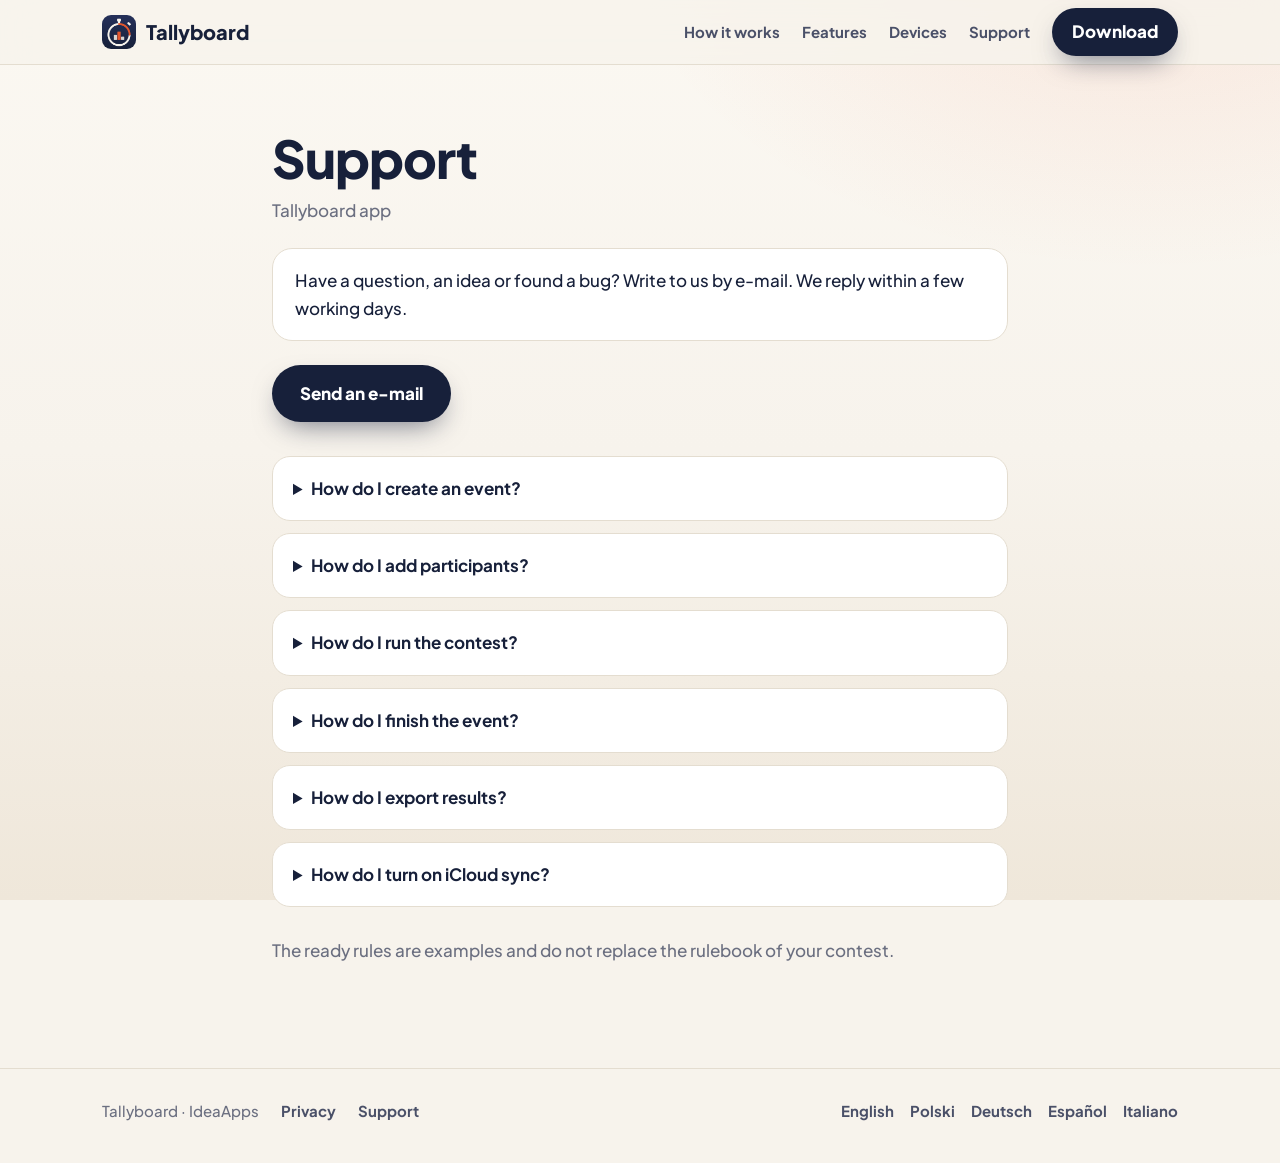
<file: support.html>
<!doctype html>
<html lang="en">
<head>
<meta charset="utf-8"><meta name="viewport" content="width=device-width,initial-scale=1,viewport-fit=cover">
<title>Support · Tallyboard</title>
<meta name="description" content="Have a question, an idea or found a bug? Write to us by e-mail. We reply within a few working days.">
<meta name="theme-color" content="#F7F3EC">
<meta name="apple-itunes-app" content="app-id=6829415575">
<link rel="canonical" href="https://ideaapps.io/Tallyboard/support.html">
<link rel="alternate" hreflang="en" href="https://ideaapps.io/Tallyboard/support.html"><link rel="alternate" hreflang="pl" href="https://ideaapps.io/Tallyboard/pl/support.html"><link rel="alternate" hreflang="de" href="https://ideaapps.io/Tallyboard/de/support.html"><link rel="alternate" hreflang="es" href="https://ideaapps.io/Tallyboard/es/support.html"><link rel="alternate" hreflang="it" href="https://ideaapps.io/Tallyboard/it/support.html"><link rel="alternate" hreflang="x-default" href="https://ideaapps.io/Tallyboard/support.html">
<meta property="og:type" content="website"><meta property="og:title" content="Support · Tallyboard"><meta property="og:description" content="Have a question, an idea or found a bug? Write to us by e-mail. We reply within a few working days.">
<meta property="og:image" content="https://ideaapps.io/Tallyboard/assets/og.png"><meta property="og:url" content="https://ideaapps.io/Tallyboard/support.html">
<meta name="twitter:card" content="summary_large_image">
<link rel="icon" href="assets/icon.png"><link rel="apple-touch-icon" href="assets/icon.png">
<link rel="stylesheet" href="assets/style.css">
</head>
<body>
<nav class="top"><div class="wrap"><a class="brand" href="./"><img src="assets/icon.png" alt="" width="34" height="34">Tallyboard</a><a class="l" href="./#how">How it works</a><a class="l" href="./#features">Features</a><a class="l" href="./#devices">Devices</a><a class="l" href="support.html">Support</a><a class="btn" style="padding:10px 20px" href="https://apps.apple.com/app/id6829415575">Download</a></div></nav>
<main class="page"><h1>Support</h1><p class="sub">Tallyboard app</p><p class="short">Have a question, an idea or found a bug? Write to us by e-mail. We reply within a few working days.</p><div class="btns"><a class="btn" href="mailto:marcin.polak@ideaapps.io">Send an e-mail</a></div><div style="margin-top:34px"><details><summary>How do I create an event?</summary><p>Tap + on the event list, name the event, pick a kind of contest and add groups. Each group has its own tries, way of counting and penalties.</p></details><details><summary>How do I add participants?</summary><p>Open the event, then Participants. Add them one by one (Save keeps the form open for the next person), paste a list or import a CSV. The start number is filled in for you.</p></details><details><summary>How do I run the contest?</summary><p>Open a group: the app shows who is next. Tap Start, use the stopwatch (also the volume-up button on iPhone), add penalties and save. The next participant appears by itself.</p></details><details><summary>How do I finish the event?</summary><p>Open the event and tap Finish event. The results are marked as final and entering is locked. Swipe the event in the list, or tap Reopen event, to continue.</p></details><details><summary>How do I export results?</summary><p>In an event use the export button: PDF, CSV, a podium image or a .tallyboard backup. Import a backup in Settings.</p></details><details><summary>How do I turn on iCloud sync?</summary><p>Settings → Export and backups → iCloud sync. You need an iCloud account on the device. Quit and reopen the app afterwards.</p></details></div><p class="sub" style="margin-top:30px">The ready rules are examples and do not replace the rulebook of your contest.</p></main><footer><div class="wrap"><span>Tallyboard · IdeaApps</span><a href="privacy.html">Privacy</a><a href="support.html">Support</a><span class="sp"><a href="support.html" hreflang="en">English</a><a href="pl/support.html" hreflang="pl">Polski</a><a href="de/support.html" hreflang="de">Deutsch</a><a href="es/support.html" hreflang="es">Español</a><a href="it/support.html" hreflang="it">Italiano</a></span></div></footer>
<script src="assets/app.js" defer></script>
</body></html>
</file>
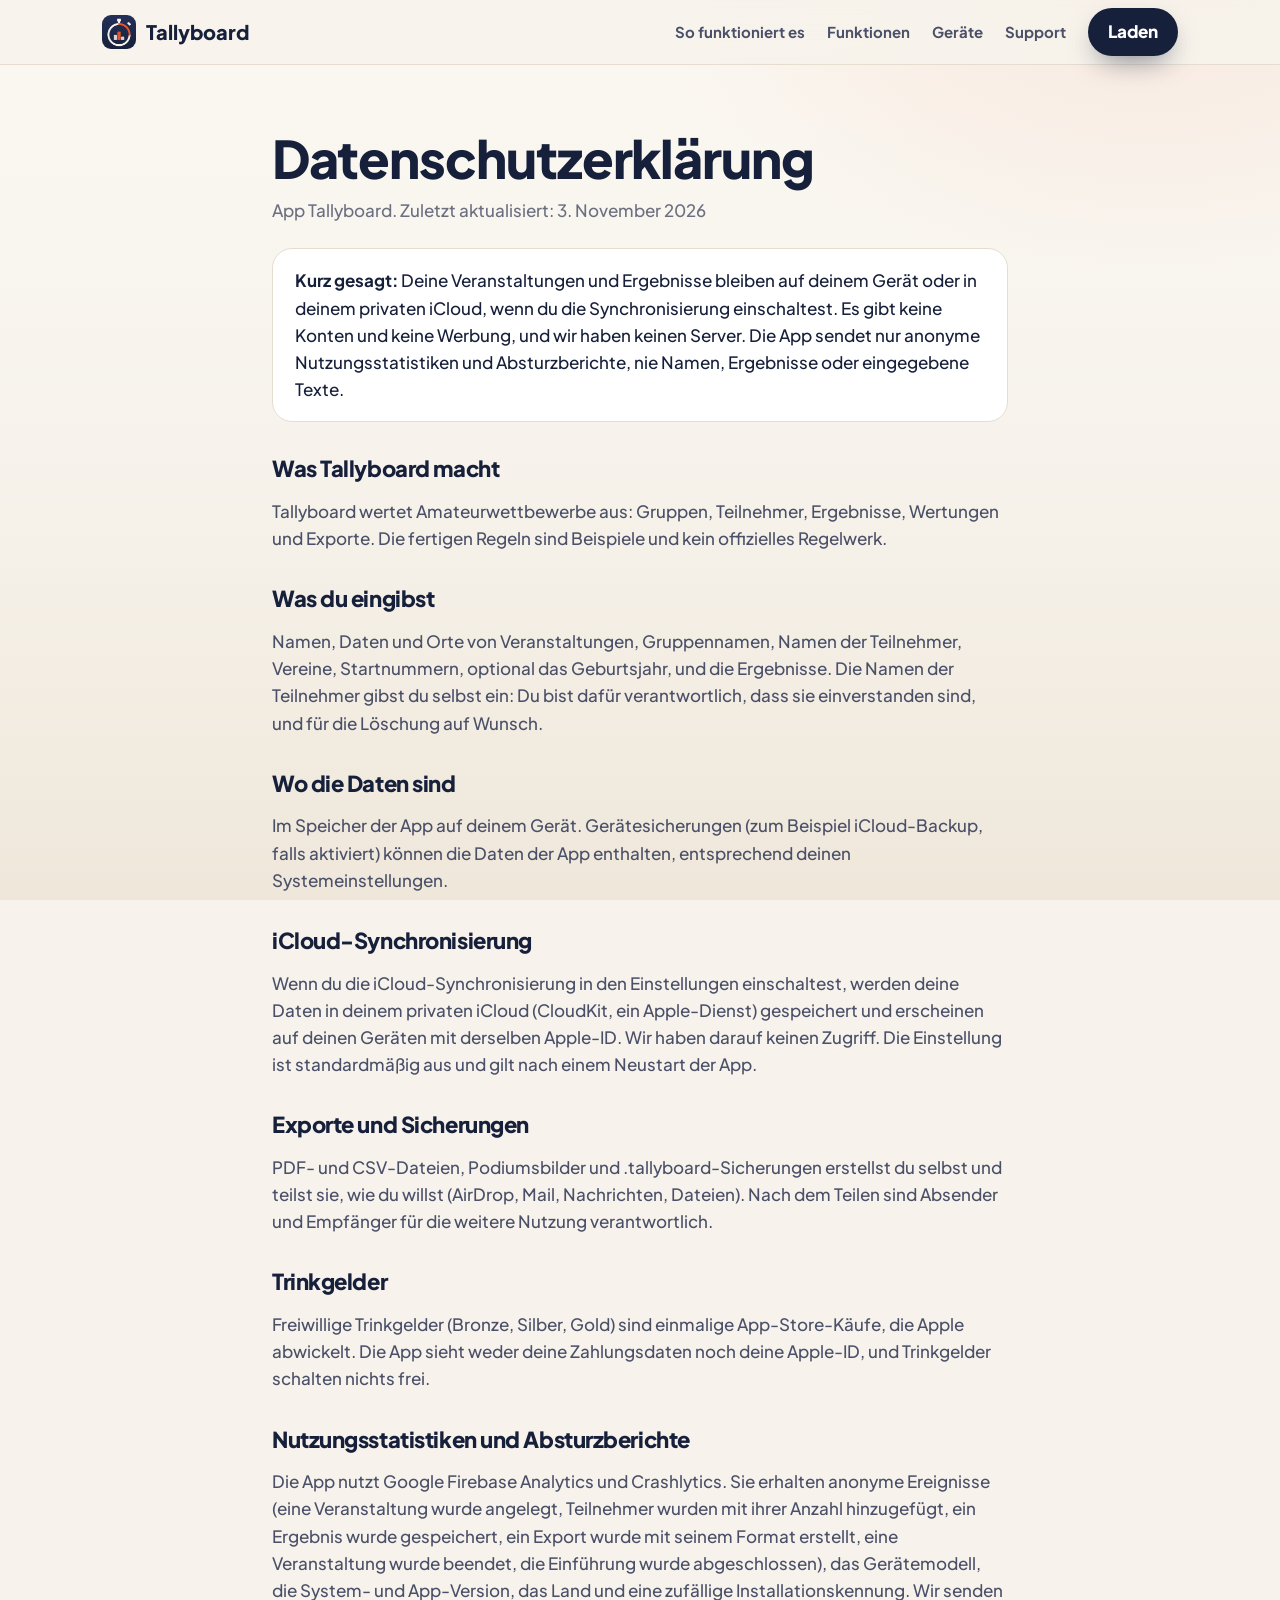
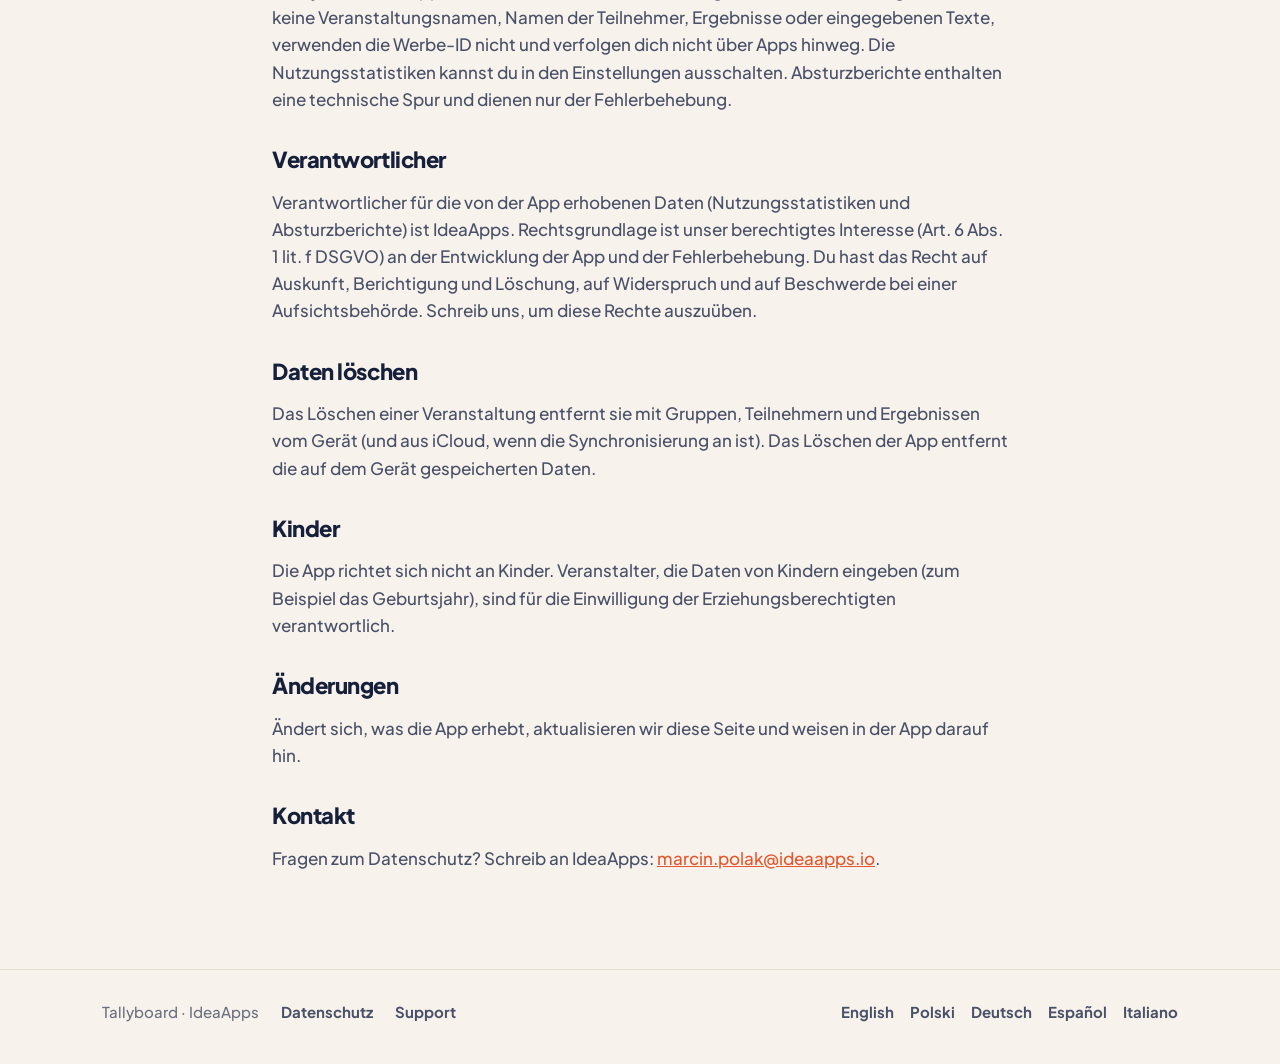
<file: de/privacy.html>
<!doctype html>
<html lang="de">
<head>
<meta charset="utf-8"><meta name="viewport" content="width=device-width,initial-scale=1,viewport-fit=cover">
<title>Datenschutzerklärung · Tallyboard</title>
<meta name="description" content="Kurz gesagt: Deine Ergebnisse bleiben auf deinem Gerät oder in deinem privaten iCloud, wenn du die Synchronisierung einschaltest. Keine Konten, keine Werbung, kein Server von uns. Die App sendet nur anonyme Nutzungsstatistiken und Absturzberichte, nie Namen oder Ergebnisse.">
<meta name="theme-color" content="#F7F3EC">
<meta name="apple-itunes-app" content="app-id=6829415575">
<link rel="canonical" href="https://ideaapps.io/Tallyboard/de/privacy.html">
<link rel="alternate" hreflang="en" href="https://ideaapps.io/Tallyboard/privacy.html"><link rel="alternate" hreflang="pl" href="https://ideaapps.io/Tallyboard/pl/privacy.html"><link rel="alternate" hreflang="de" href="https://ideaapps.io/Tallyboard/de/privacy.html"><link rel="alternate" hreflang="es" href="https://ideaapps.io/Tallyboard/es/privacy.html"><link rel="alternate" hreflang="it" href="https://ideaapps.io/Tallyboard/it/privacy.html"><link rel="alternate" hreflang="x-default" href="https://ideaapps.io/Tallyboard/privacy.html">
<meta property="og:type" content="website"><meta property="og:title" content="Datenschutzerklärung · Tallyboard"><meta property="og:description" content="Kurz gesagt: Deine Ergebnisse bleiben auf deinem Gerät oder in deinem privaten iCloud, wenn du die Synchronisierung einschaltest. Keine Konten, keine Werbung, kein Server von uns. Die App sendet nur anonyme Nutzungsstatistiken und Absturzberichte, nie Namen oder Ergebnisse.">
<meta property="og:image" content="https://ideaapps.io/Tallyboard/assets/og.png"><meta property="og:url" content="https://ideaapps.io/Tallyboard/de/privacy.html">
<meta name="twitter:card" content="summary_large_image">
<link rel="icon" href="../assets/icon.png"><link rel="apple-touch-icon" href="../assets/icon.png">
<link rel="stylesheet" href="../assets/style.css">
</head>
<body>
<nav class="top"><div class="wrap"><a class="brand" href="./"><img src="../assets/icon.png" alt="" width="34" height="34">Tallyboard</a><a class="l" href="./#how">So funktioniert es</a><a class="l" href="./#features">Funktionen</a><a class="l" href="./#devices">Geräte</a><a class="l" href="support.html">Support</a><a class="btn" style="padding:10px 20px" href="https://apps.apple.com/app/id6829415575">Laden</a></div></nav>
<main class="page"><h1>Datenschutzerklärung</h1><p class="sub">App Tallyboard. Zuletzt aktualisiert: 3. November 2026</p><p class="short"><strong>Kurz gesagt:</strong> Deine Veranstaltungen und Ergebnisse bleiben auf deinem Gerät oder in deinem privaten iCloud, wenn du die Synchronisierung einschaltest. Es gibt keine Konten und keine Werbung, und wir haben keinen Server. Die App sendet nur anonyme Nutzungsstatistiken und Absturzberichte, nie Namen, Ergebnisse oder eingegebene Texte.</p><h2>Was Tallyboard macht</h2><p>Tallyboard wertet Amateurwettbewerbe aus: Gruppen, Teilnehmer, Ergebnisse, Wertungen und Exporte. Die fertigen Regeln sind Beispiele und kein offizielles Regelwerk.</p><h2>Was du eingibst</h2><p>Namen, Daten und Orte von Veranstaltungen, Gruppennamen, Namen der Teilnehmer, Vereine, Startnummern, optional das Geburtsjahr, und die Ergebnisse. Die Namen der Teilnehmer gibst du selbst ein: Du bist dafür verantwortlich, dass sie einverstanden sind, und für die Löschung auf Wunsch.</p><h2>Wo die Daten sind</h2><p>Im Speicher der App auf deinem Gerät. Gerätesicherungen (zum Beispiel iCloud-Backup, falls aktiviert) können die Daten der App enthalten, entsprechend deinen Systemeinstellungen.</p><h2>iCloud-Synchronisierung</h2><p>Wenn du die iCloud-Synchronisierung in den Einstellungen einschaltest, werden deine Daten in deinem privaten iCloud (CloudKit, ein Apple-Dienst) gespeichert und erscheinen auf deinen Geräten mit derselben Apple-ID. Wir haben darauf keinen Zugriff. Die Einstellung ist standardmäßig aus und gilt nach einem Neustart der App.</p><h2>Exporte und Sicherungen</h2><p>PDF- und CSV-Dateien, Podiumsbilder und .tallyboard-Sicherungen erstellst du selbst und teilst sie, wie du willst (AirDrop, Mail, Nachrichten, Dateien). Nach dem Teilen sind Absender und Empfänger für die weitere Nutzung verantwortlich.</p><h2>Trinkgelder</h2><p>Freiwillige Trinkgelder (Bronze, Silber, Gold) sind einmalige App-Store-Käufe, die Apple abwickelt. Die App sieht weder deine Zahlungsdaten noch deine Apple-ID, und Trinkgelder schalten nichts frei.</p><h2>Nutzungsstatistiken und Absturzberichte</h2><p>Die App nutzt Google Firebase Analytics und Crashlytics. Sie erhalten anonyme Ereignisse (eine Veranstaltung wurde angelegt, Teilnehmer wurden mit ihrer Anzahl hinzugefügt, ein Ergebnis wurde gespeichert, ein Export wurde mit seinem Format erstellt, eine Veranstaltung wurde beendet, die Einführung wurde abgeschlossen), das Gerätemodell, die System- und App-Version, das Land und eine zufällige Installationskennung. Wir senden keine Veranstaltungsnamen, Namen der Teilnehmer, Ergebnisse oder eingegebenen Texte, verwenden die Werbe-ID nicht und verfolgen dich nicht über Apps hinweg. Die Nutzungsstatistiken kannst du in den Einstellungen ausschalten. Absturzberichte enthalten eine technische Spur und dienen nur der Fehlerbehebung.</p><h2>Verantwortlicher</h2><p>Verantwortlicher für die von der App erhobenen Daten (Nutzungsstatistiken und Absturzberichte) ist IdeaApps. Rechtsgrundlage ist unser berechtigtes Interesse (Art. 6 Abs. 1 lit. f DSGVO) an der Entwicklung der App und der Fehlerbehebung. Du hast das Recht auf Auskunft, Berichtigung und Löschung, auf Widerspruch und auf Beschwerde bei einer Aufsichtsbehörde. Schreib uns, um diese Rechte auszuüben.</p><h2>Daten löschen</h2><p>Das Löschen einer Veranstaltung entfernt sie mit Gruppen, Teilnehmern und Ergebnissen vom Gerät (und aus iCloud, wenn die Synchronisierung an ist). Das Löschen der App entfernt die auf dem Gerät gespeicherten Daten.</p><h2>Kinder</h2><p>Die App richtet sich nicht an Kinder. Veranstalter, die Daten von Kindern eingeben (zum Beispiel das Geburtsjahr), sind für die Einwilligung der Erziehungsberechtigten verantwortlich.</p><h2>Änderungen</h2><p>Ändert sich, was die App erhebt, aktualisieren wir diese Seite und weisen in der App darauf hin.</p><h2>Kontakt</h2><p>Fragen zum Datenschutz? Schreib an IdeaApps: <a href="mailto:marcin.polak@ideaapps.io">marcin.polak@ideaapps.io</a>.</p></main><footer><div class="wrap"><span>Tallyboard · IdeaApps</span><a href="privacy.html">Datenschutz</a><a href="support.html">Support</a><span class="sp"><a href="../privacy.html" hreflang="en">English</a><a href="../pl/privacy.html" hreflang="pl">Polski</a><a href="privacy.html" hreflang="de">Deutsch</a><a href="../es/privacy.html" hreflang="es">Español</a><a href="../it/privacy.html" hreflang="it">Italiano</a></span></div></footer>
<script src="../assets/app.js" defer></script>
</body></html>
</file>
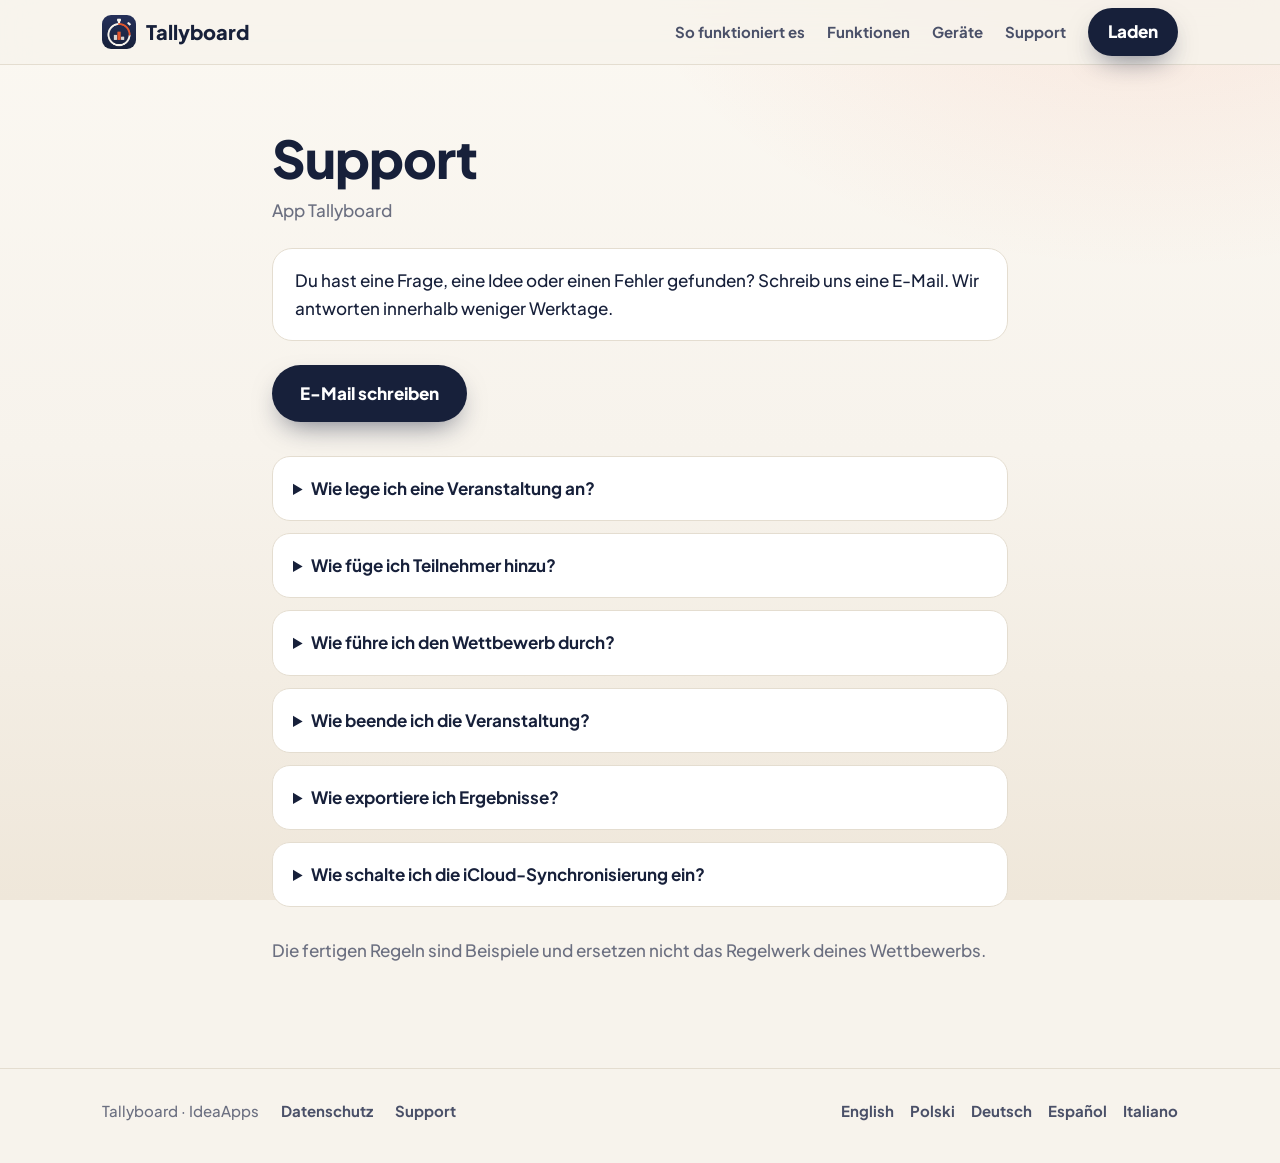
<file: de/support.html>
<!doctype html>
<html lang="de">
<head>
<meta charset="utf-8"><meta name="viewport" content="width=device-width,initial-scale=1,viewport-fit=cover">
<title>Support · Tallyboard</title>
<meta name="description" content="Du hast eine Frage, eine Idee oder einen Fehler gefunden? Schreib uns eine E-Mail. Wir antworten innerhalb weniger Werktage.">
<meta name="theme-color" content="#F7F3EC">
<meta name="apple-itunes-app" content="app-id=6829415575">
<link rel="canonical" href="https://ideaapps.io/Tallyboard/de/support.html">
<link rel="alternate" hreflang="en" href="https://ideaapps.io/Tallyboard/support.html"><link rel="alternate" hreflang="pl" href="https://ideaapps.io/Tallyboard/pl/support.html"><link rel="alternate" hreflang="de" href="https://ideaapps.io/Tallyboard/de/support.html"><link rel="alternate" hreflang="es" href="https://ideaapps.io/Tallyboard/es/support.html"><link rel="alternate" hreflang="it" href="https://ideaapps.io/Tallyboard/it/support.html"><link rel="alternate" hreflang="x-default" href="https://ideaapps.io/Tallyboard/support.html">
<meta property="og:type" content="website"><meta property="og:title" content="Support · Tallyboard"><meta property="og:description" content="Du hast eine Frage, eine Idee oder einen Fehler gefunden? Schreib uns eine E-Mail. Wir antworten innerhalb weniger Werktage.">
<meta property="og:image" content="https://ideaapps.io/Tallyboard/assets/og.png"><meta property="og:url" content="https://ideaapps.io/Tallyboard/de/support.html">
<meta name="twitter:card" content="summary_large_image">
<link rel="icon" href="../assets/icon.png"><link rel="apple-touch-icon" href="../assets/icon.png">
<link rel="stylesheet" href="../assets/style.css">
</head>
<body>
<nav class="top"><div class="wrap"><a class="brand" href="./"><img src="../assets/icon.png" alt="" width="34" height="34">Tallyboard</a><a class="l" href="./#how">So funktioniert es</a><a class="l" href="./#features">Funktionen</a><a class="l" href="./#devices">Geräte</a><a class="l" href="support.html">Support</a><a class="btn" style="padding:10px 20px" href="https://apps.apple.com/app/id6829415575">Laden</a></div></nav>
<main class="page"><h1>Support</h1><p class="sub">App Tallyboard</p><p class="short">Du hast eine Frage, eine Idee oder einen Fehler gefunden? Schreib uns eine E-Mail. Wir antworten innerhalb weniger Werktage.</p><div class="btns"><a class="btn" href="mailto:marcin.polak@ideaapps.io">E-Mail schreiben</a></div><div style="margin-top:34px"><details><summary>Wie lege ich eine Veranstaltung an?</summary><p>Tippe in der Liste auf +, benenne die Veranstaltung, wähle eine Wettbewerbsart und füge Gruppen hinzu. Jede Gruppe hat eigene Versuche, Wertungsart und Strafen.</p></details><details><summary>Wie füge ich Teilnehmer hinzu?</summary><p>Öffne die Veranstaltung, dann Teilnehmer. Füge sie einzeln hinzu („Sichern“ lässt das Formular für die nächste Person offen), füge eine Liste ein oder importiere eine CSV. Die Startnummer wird ergänzt.</p></details><details><summary>Wie führe ich den Wettbewerb durch?</summary><p>Öffne eine Gruppe: Die App zeigt, wer dran ist. Tippe auf Start, nutze die Stoppuhr (auf dem iPhone auch die Lauter-Taste), füge Strafen hinzu und sichere. Der nächste Teilnehmer erscheint von selbst.</p></details><details><summary>Wie beende ich die Veranstaltung?</summary><p>Öffne die Veranstaltung und tippe auf Veranstaltung beenden. Die Ergebnisse gelten als endgültig, die Eingabe ist gesperrt. Zum Fortsetzen wische in der Liste oder tippe auf Veranstaltung wieder öffnen.</p></details><details><summary>Wie exportiere ich Ergebnisse?</summary><p>Nutze in der Veranstaltung die Export-Taste: PDF, CSV, Podiumsbild oder .tallyboard-Sicherung. Eine Sicherung importierst du in den Einstellungen.</p></details><details><summary>Wie schalte ich die iCloud-Synchronisierung ein?</summary><p>Einstellungen → Export und Sicherungen → iCloud-Synchronisierung. Du brauchst ein iCloud-Konto auf dem Gerät. Beende die App danach und öffne sie neu.</p></details></div><p class="sub" style="margin-top:30px">Die fertigen Regeln sind Beispiele und ersetzen nicht das Regelwerk deines Wettbewerbs.</p></main><footer><div class="wrap"><span>Tallyboard · IdeaApps</span><a href="privacy.html">Datenschutz</a><a href="support.html">Support</a><span class="sp"><a href="../support.html" hreflang="en">English</a><a href="../pl/support.html" hreflang="pl">Polski</a><a href="support.html" hreflang="de">Deutsch</a><a href="../es/support.html" hreflang="es">Español</a><a href="../it/support.html" hreflang="it">Italiano</a></span></div></footer>
<script src="../assets/app.js" defer></script>
</body></html>
</file>
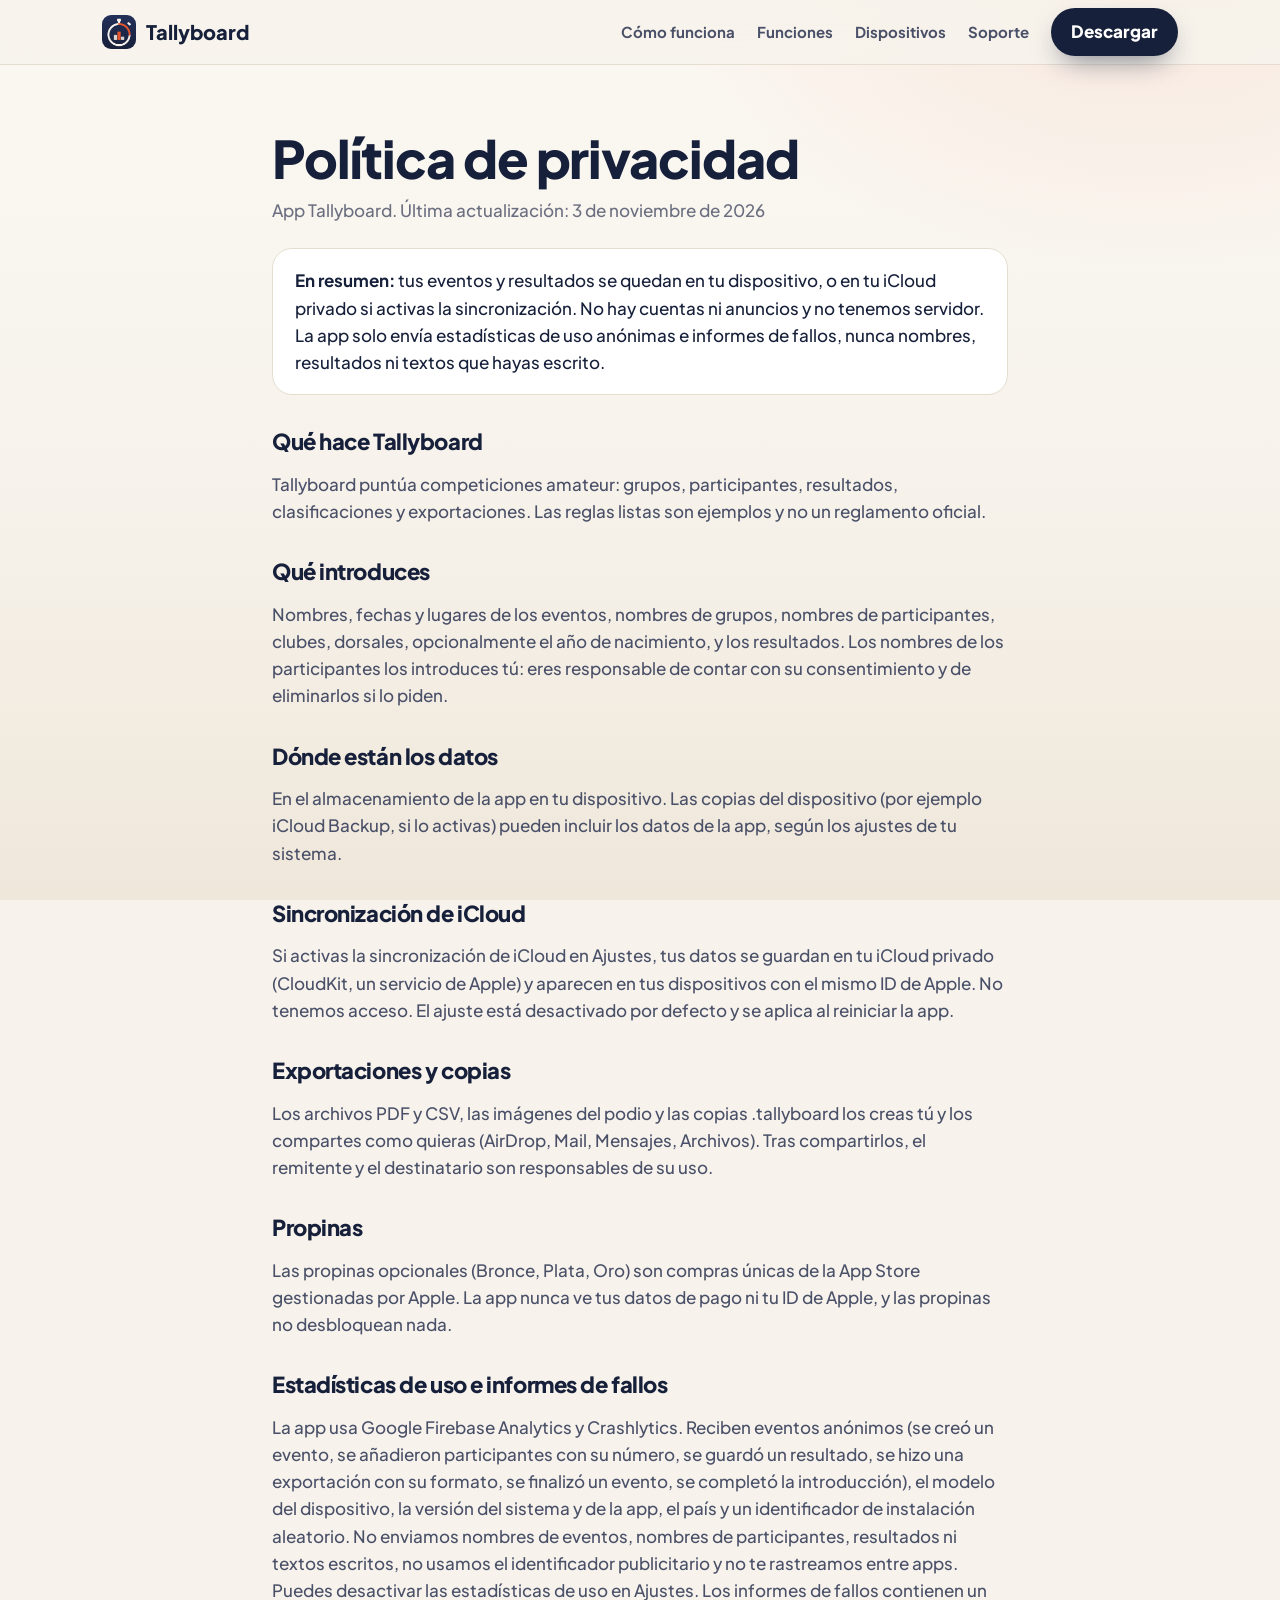
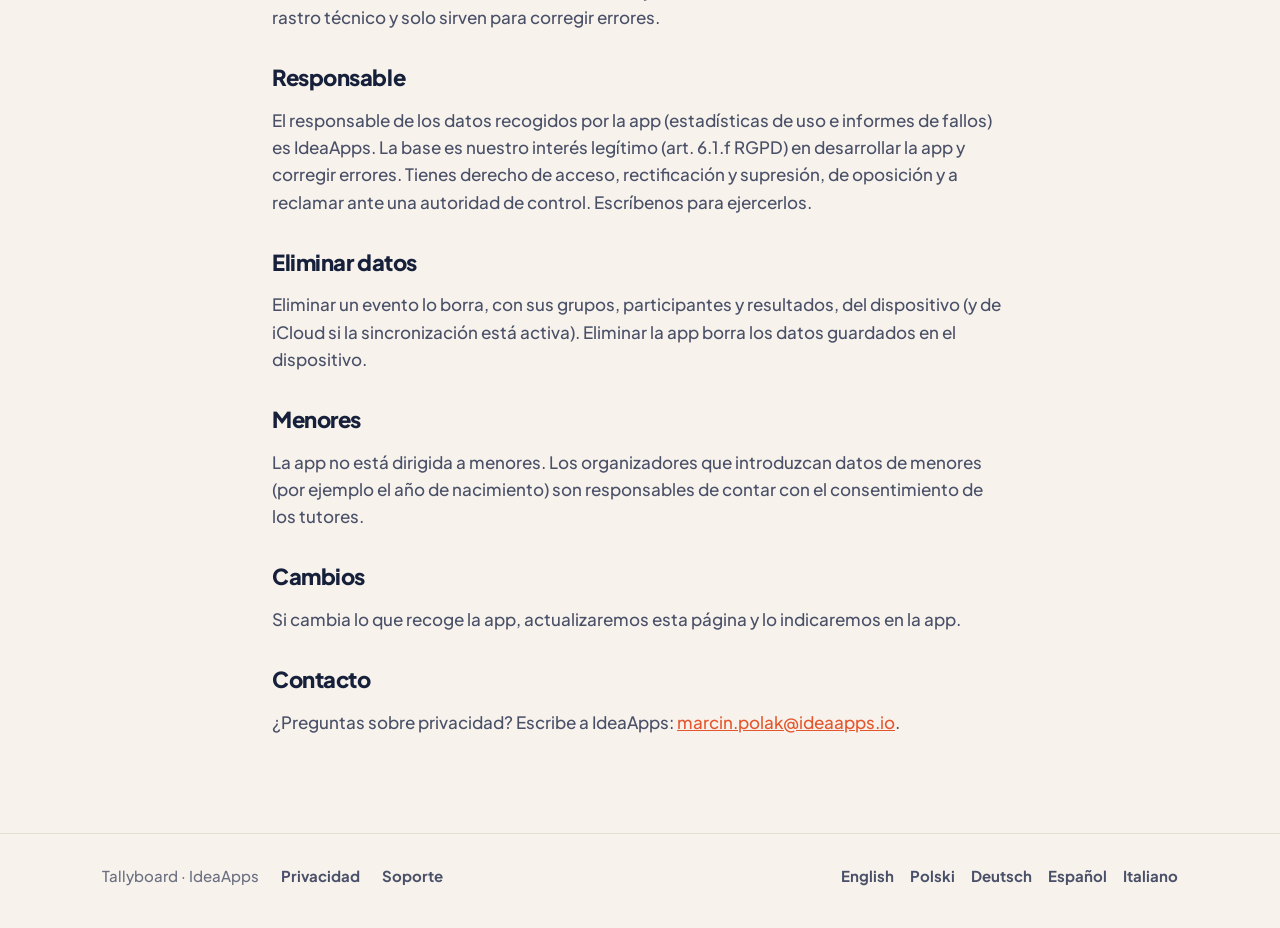
<file: es/privacy.html>
<!doctype html>
<html lang="es">
<head>
<meta charset="utf-8"><meta name="viewport" content="width=device-width,initial-scale=1,viewport-fit=cover">
<title>Política de privacidad · Tallyboard</title>
<meta name="description" content="En resumen: tus resultados se quedan en tu dispositivo o en tu iCloud privado si activas la sincronización. Sin cuentas, sin anuncios y sin servidor nuestro. La app solo envía estadísticas de uso anónimas e informes de fallos, nunca nombres ni resultados.">
<meta name="theme-color" content="#F7F3EC">
<meta name="apple-itunes-app" content="app-id=6829415575">
<link rel="canonical" href="https://ideaapps.io/Tallyboard/es/privacy.html">
<link rel="alternate" hreflang="en" href="https://ideaapps.io/Tallyboard/privacy.html"><link rel="alternate" hreflang="pl" href="https://ideaapps.io/Tallyboard/pl/privacy.html"><link rel="alternate" hreflang="de" href="https://ideaapps.io/Tallyboard/de/privacy.html"><link rel="alternate" hreflang="es" href="https://ideaapps.io/Tallyboard/es/privacy.html"><link rel="alternate" hreflang="it" href="https://ideaapps.io/Tallyboard/it/privacy.html"><link rel="alternate" hreflang="x-default" href="https://ideaapps.io/Tallyboard/privacy.html">
<meta property="og:type" content="website"><meta property="og:title" content="Política de privacidad · Tallyboard"><meta property="og:description" content="En resumen: tus resultados se quedan en tu dispositivo o en tu iCloud privado si activas la sincronización. Sin cuentas, sin anuncios y sin servidor nuestro. La app solo envía estadísticas de uso anónimas e informes de fallos, nunca nombres ni resultados.">
<meta property="og:image" content="https://ideaapps.io/Tallyboard/assets/og.png"><meta property="og:url" content="https://ideaapps.io/Tallyboard/es/privacy.html">
<meta name="twitter:card" content="summary_large_image">
<link rel="icon" href="../assets/icon.png"><link rel="apple-touch-icon" href="../assets/icon.png">
<link rel="stylesheet" href="../assets/style.css">
</head>
<body>
<nav class="top"><div class="wrap"><a class="brand" href="./"><img src="../assets/icon.png" alt="" width="34" height="34">Tallyboard</a><a class="l" href="./#how">Cómo funciona</a><a class="l" href="./#features">Funciones</a><a class="l" href="./#devices">Dispositivos</a><a class="l" href="support.html">Soporte</a><a class="btn" style="padding:10px 20px" href="https://apps.apple.com/app/id6829415575">Descargar</a></div></nav>
<main class="page"><h1>Política de privacidad</h1><p class="sub">App Tallyboard. Última actualización: 3 de noviembre de 2026</p><p class="short"><strong>En resumen:</strong> tus eventos y resultados se quedan en tu dispositivo, o en tu iCloud privado si activas la sincronización. No hay cuentas ni anuncios y no tenemos servidor. La app solo envía estadísticas de uso anónimas e informes de fallos, nunca nombres, resultados ni textos que hayas escrito.</p><h2>Qué hace Tallyboard</h2><p>Tallyboard puntúa competiciones amateur: grupos, participantes, resultados, clasificaciones y exportaciones. Las reglas listas son ejemplos y no un reglamento oficial.</p><h2>Qué introduces</h2><p>Nombres, fechas y lugares de los eventos, nombres de grupos, nombres de participantes, clubes, dorsales, opcionalmente el año de nacimiento, y los resultados. Los nombres de los participantes los introduces tú: eres responsable de contar con su consentimiento y de eliminarlos si lo piden.</p><h2>Dónde están los datos</h2><p>En el almacenamiento de la app en tu dispositivo. Las copias del dispositivo (por ejemplo iCloud Backup, si lo activas) pueden incluir los datos de la app, según los ajustes de tu sistema.</p><h2>Sincronización de iCloud</h2><p>Si activas la sincronización de iCloud en Ajustes, tus datos se guardan en tu iCloud privado (CloudKit, un servicio de Apple) y aparecen en tus dispositivos con el mismo ID de Apple. No tenemos acceso. El ajuste está desactivado por defecto y se aplica al reiniciar la app.</p><h2>Exportaciones y copias</h2><p>Los archivos PDF y CSV, las imágenes del podio y las copias .tallyboard los creas tú y los compartes como quieras (AirDrop, Mail, Mensajes, Archivos). Tras compartirlos, el remitente y el destinatario son responsables de su uso.</p><h2>Propinas</h2><p>Las propinas opcionales (Bronce, Plata, Oro) son compras únicas de la App Store gestionadas por Apple. La app nunca ve tus datos de pago ni tu ID de Apple, y las propinas no desbloquean nada.</p><h2>Estadísticas de uso e informes de fallos</h2><p>La app usa Google Firebase Analytics y Crashlytics. Reciben eventos anónimos (se creó un evento, se añadieron participantes con su número, se guardó un resultado, se hizo una exportación con su formato, se finalizó un evento, se completó la introducción), el modelo del dispositivo, la versión del sistema y de la app, el país y un identificador de instalación aleatorio. No enviamos nombres de eventos, nombres de participantes, resultados ni textos escritos, no usamos el identificador publicitario y no te rastreamos entre apps. Puedes desactivar las estadísticas de uso en Ajustes. Los informes de fallos contienen un rastro técnico y solo sirven para corregir errores.</p><h2>Responsable</h2><p>El responsable de los datos recogidos por la app (estadísticas de uso e informes de fallos) es IdeaApps. La base es nuestro interés legítimo (art. 6.1.f RGPD) en desarrollar la app y corregir errores. Tienes derecho de acceso, rectificación y supresión, de oposición y a reclamar ante una autoridad de control. Escríbenos para ejercerlos.</p><h2>Eliminar datos</h2><p>Eliminar un evento lo borra, con sus grupos, participantes y resultados, del dispositivo (y de iCloud si la sincronización está activa). Eliminar la app borra los datos guardados en el dispositivo.</p><h2>Menores</h2><p>La app no está dirigida a menores. Los organizadores que introduzcan datos de menores (por ejemplo el año de nacimiento) son responsables de contar con el consentimiento de los tutores.</p><h2>Cambios</h2><p>Si cambia lo que recoge la app, actualizaremos esta página y lo indicaremos en la app.</p><h2>Contacto</h2><p>¿Preguntas sobre privacidad? Escribe a IdeaApps: <a href="mailto:marcin.polak@ideaapps.io">marcin.polak@ideaapps.io</a>.</p></main><footer><div class="wrap"><span>Tallyboard · IdeaApps</span><a href="privacy.html">Privacidad</a><a href="support.html">Soporte</a><span class="sp"><a href="../privacy.html" hreflang="en">English</a><a href="../pl/privacy.html" hreflang="pl">Polski</a><a href="../de/privacy.html" hreflang="de">Deutsch</a><a href="privacy.html" hreflang="es">Español</a><a href="../it/privacy.html" hreflang="it">Italiano</a></span></div></footer>
<script src="../assets/app.js" defer></script>
</body></html>
</file>
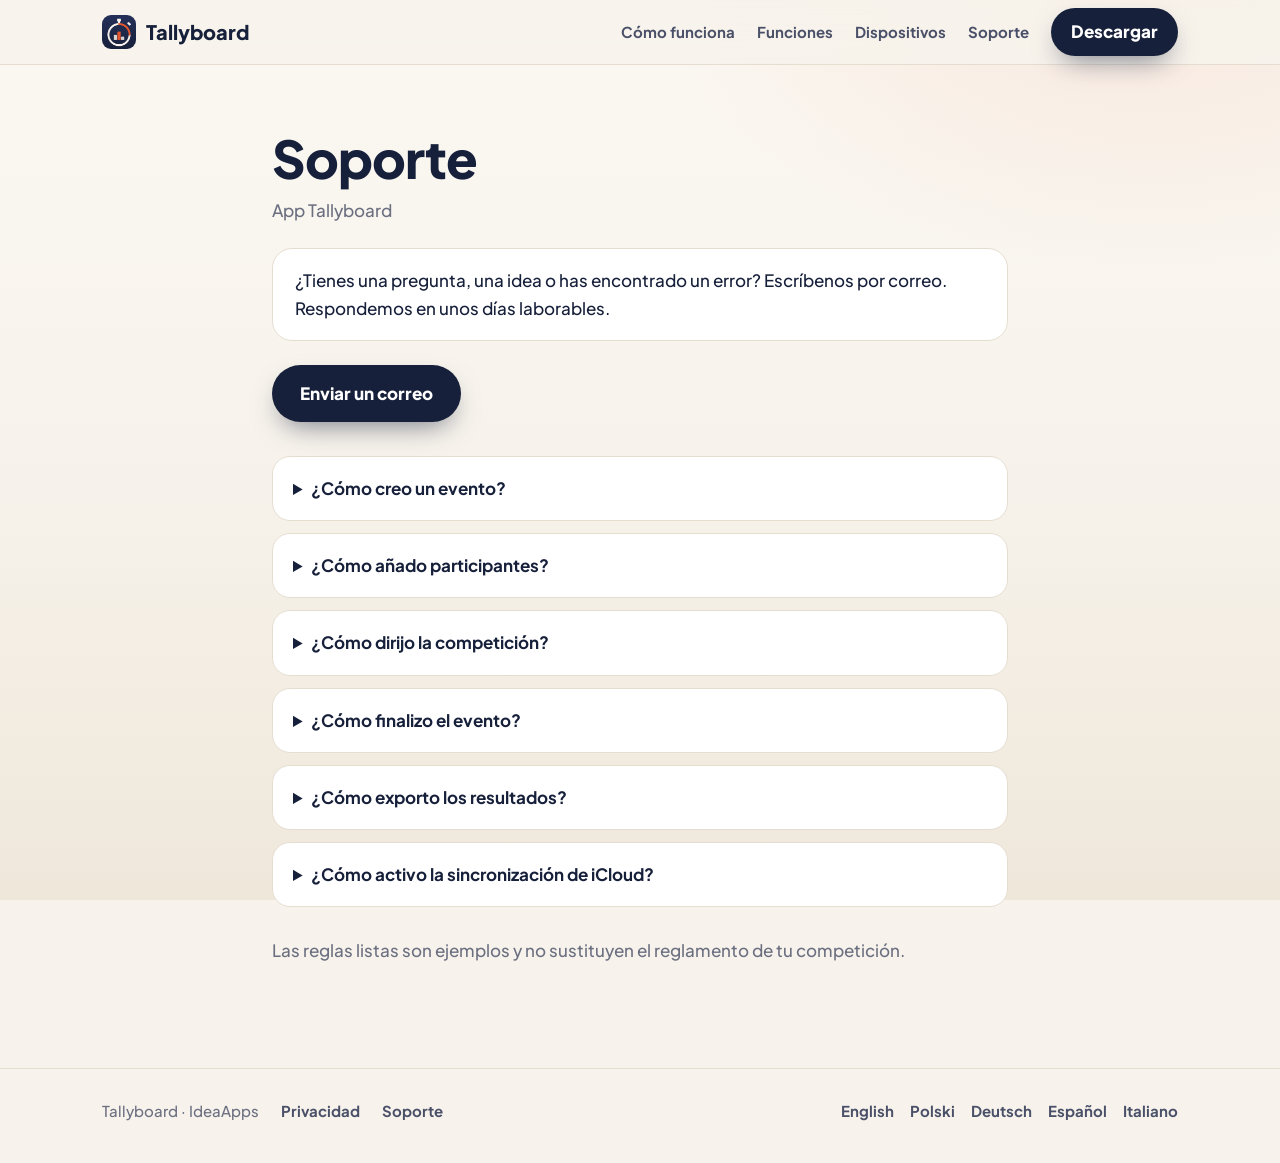
<file: es/support.html>
<!doctype html>
<html lang="es">
<head>
<meta charset="utf-8"><meta name="viewport" content="width=device-width,initial-scale=1,viewport-fit=cover">
<title>Soporte · Tallyboard</title>
<meta name="description" content="¿Tienes una pregunta, una idea o has encontrado un error? Escríbenos por correo. Respondemos en unos días laborables.">
<meta name="theme-color" content="#F7F3EC">
<meta name="apple-itunes-app" content="app-id=6829415575">
<link rel="canonical" href="https://ideaapps.io/Tallyboard/es/support.html">
<link rel="alternate" hreflang="en" href="https://ideaapps.io/Tallyboard/support.html"><link rel="alternate" hreflang="pl" href="https://ideaapps.io/Tallyboard/pl/support.html"><link rel="alternate" hreflang="de" href="https://ideaapps.io/Tallyboard/de/support.html"><link rel="alternate" hreflang="es" href="https://ideaapps.io/Tallyboard/es/support.html"><link rel="alternate" hreflang="it" href="https://ideaapps.io/Tallyboard/it/support.html"><link rel="alternate" hreflang="x-default" href="https://ideaapps.io/Tallyboard/support.html">
<meta property="og:type" content="website"><meta property="og:title" content="Soporte · Tallyboard"><meta property="og:description" content="¿Tienes una pregunta, una idea o has encontrado un error? Escríbenos por correo. Respondemos en unos días laborables.">
<meta property="og:image" content="https://ideaapps.io/Tallyboard/assets/og.png"><meta property="og:url" content="https://ideaapps.io/Tallyboard/es/support.html">
<meta name="twitter:card" content="summary_large_image">
<link rel="icon" href="../assets/icon.png"><link rel="apple-touch-icon" href="../assets/icon.png">
<link rel="stylesheet" href="../assets/style.css">
</head>
<body>
<nav class="top"><div class="wrap"><a class="brand" href="./"><img src="../assets/icon.png" alt="" width="34" height="34">Tallyboard</a><a class="l" href="./#how">Cómo funciona</a><a class="l" href="./#features">Funciones</a><a class="l" href="./#devices">Dispositivos</a><a class="l" href="support.html">Soporte</a><a class="btn" style="padding:10px 20px" href="https://apps.apple.com/app/id6829415575">Descargar</a></div></nav>
<main class="page"><h1>Soporte</h1><p class="sub">App Tallyboard</p><p class="short">¿Tienes una pregunta, una idea o has encontrado un error? Escríbenos por correo. Respondemos en unos días laborables.</p><div class="btns"><a class="btn" href="mailto:marcin.polak@ideaapps.io">Enviar un correo</a></div><div style="margin-top:34px"><details><summary>¿Cómo creo un evento?</summary><p>Toca + en la lista de eventos, ponle nombre, elige un tipo de competición y añade grupos. Cada grupo tiene sus intentos, su forma de contar y sus penalizaciones.</p></details><details><summary>¿Cómo añado participantes?</summary><p>Abre el evento y luego Participantes. Añádelos uno a uno («Guardar» deja el formulario abierto para la siguiente persona), pega una lista o importa un CSV. El dorsal se rellena solo.</p></details><details><summary>¿Cómo dirijo la competición?</summary><p>Abre un grupo: la app muestra quién sale. Toca Inicio, usa el cronómetro (en iPhone también el botón de subir volumen), añade penalizaciones y guarda. El siguiente participante aparece solo.</p></details><details><summary>¿Cómo finalizo el evento?</summary><p>Abre el evento y toca Finalizar evento. Los resultados quedan como finales y la entrada se bloquea. Para continuar, desliza el evento en la lista o toca Reabrir evento.</p></details><details><summary>¿Cómo exporto los resultados?</summary><p>En un evento usa el botón de exportar: PDF, CSV, imagen del podio o copia .tallyboard. La copia se importa en Ajustes.</p></details><details><summary>¿Cómo activo la sincronización de iCloud?</summary><p>Ajustes → Exportación y copias → Sincronización de iCloud. Necesitas una cuenta de iCloud en el dispositivo. Después cierra y abre la app.</p></details></div><p class="sub" style="margin-top:30px">Las reglas listas son ejemplos y no sustituyen el reglamento de tu competición.</p></main><footer><div class="wrap"><span>Tallyboard · IdeaApps</span><a href="privacy.html">Privacidad</a><a href="support.html">Soporte</a><span class="sp"><a href="../support.html" hreflang="en">English</a><a href="../pl/support.html" hreflang="pl">Polski</a><a href="../de/support.html" hreflang="de">Deutsch</a><a href="support.html" hreflang="es">Español</a><a href="../it/support.html" hreflang="it">Italiano</a></span></div></footer>
<script src="../assets/app.js" defer></script>
</body></html>
</file>
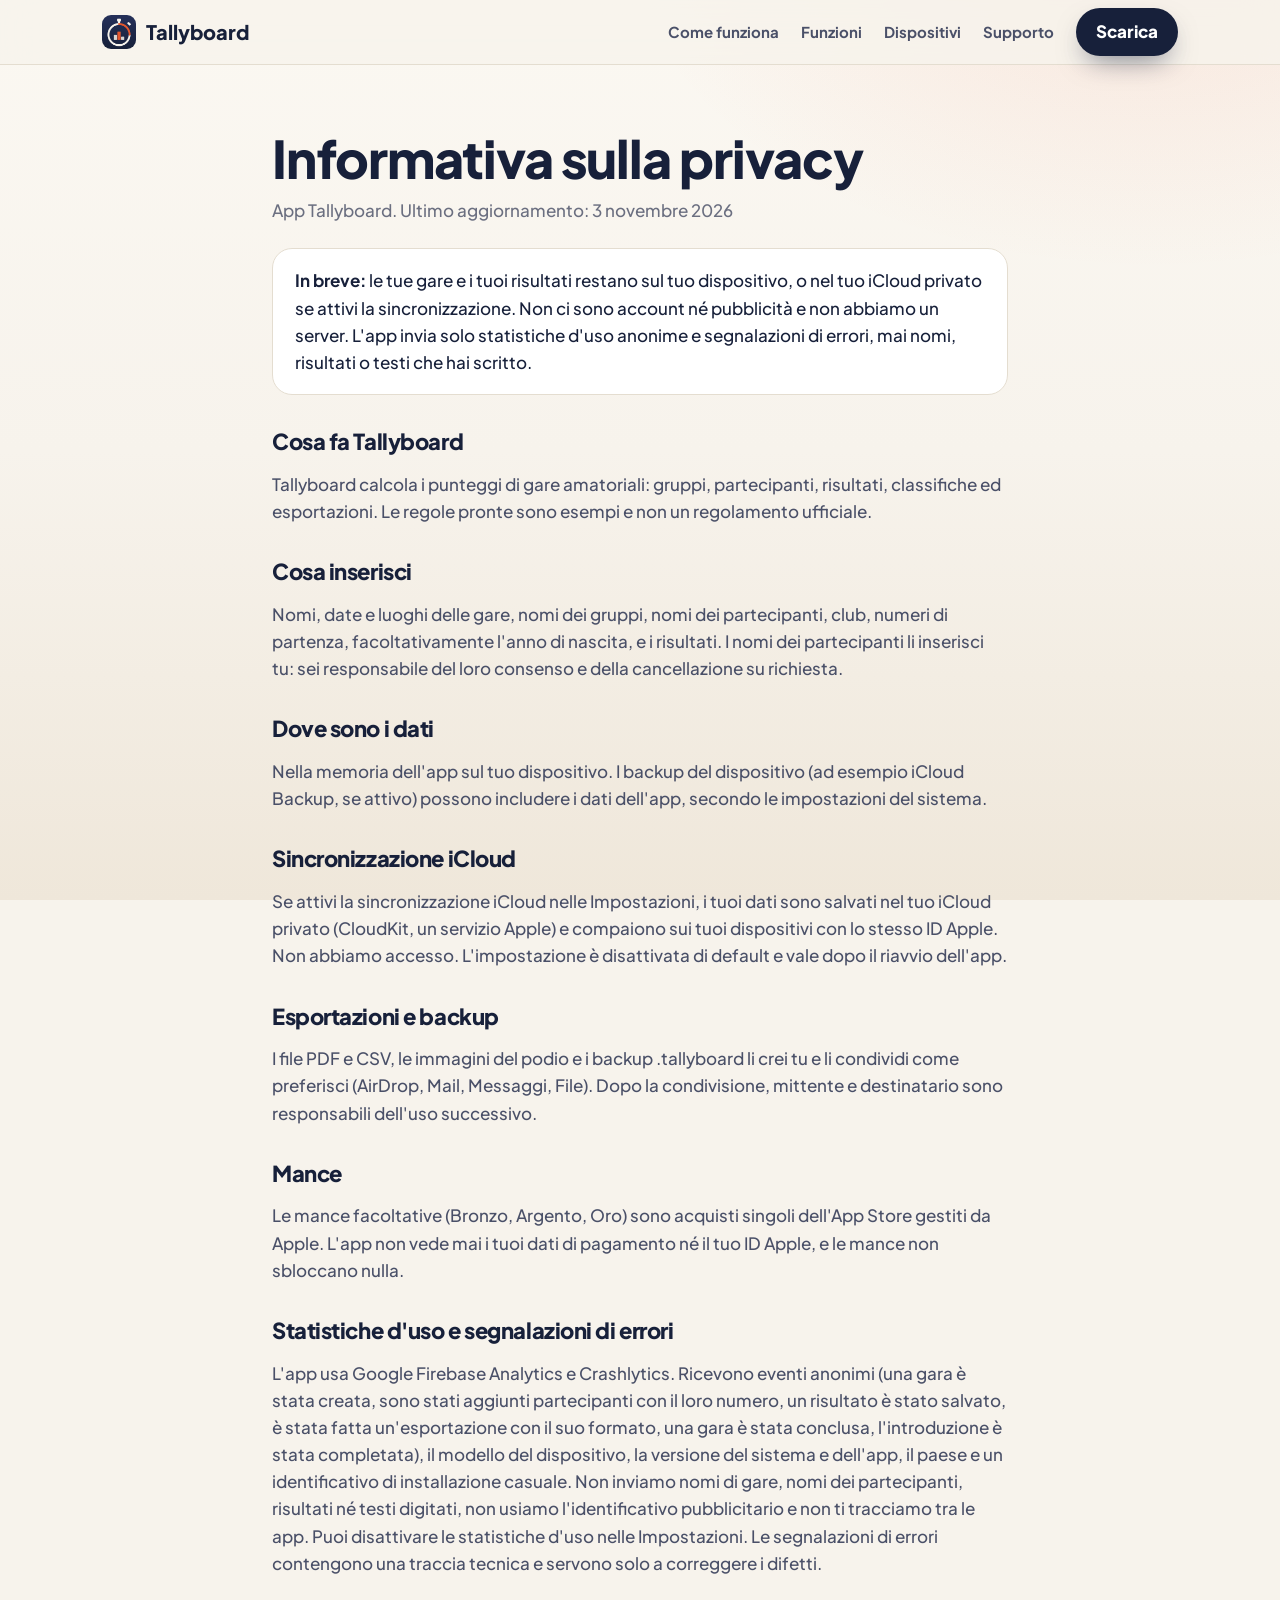
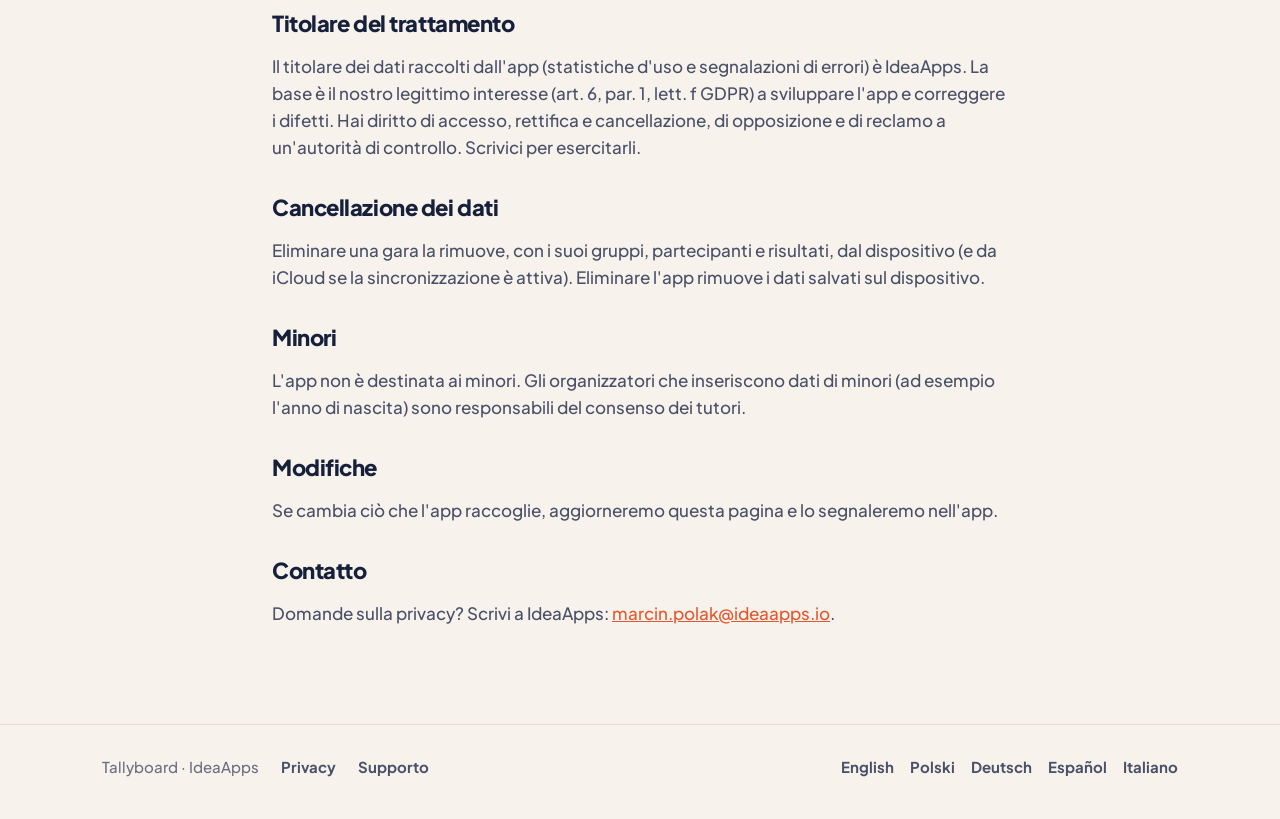
<file: it/privacy.html>
<!doctype html>
<html lang="it">
<head>
<meta charset="utf-8"><meta name="viewport" content="width=device-width,initial-scale=1,viewport-fit=cover">
<title>Informativa sulla privacy · Tallyboard</title>
<meta name="description" content="In breve: i tuoi risultati restano sul tuo dispositivo o nel tuo iCloud privato se attivi la sincronizzazione. Nessun account, nessuna pubblicità, nessun nostro server. L&#x27;app invia solo statistiche d&#x27;uso anonime e segnalazioni di errori, mai nomi o risultati.">
<meta name="theme-color" content="#F7F3EC">
<meta name="apple-itunes-app" content="app-id=6829415575">
<link rel="canonical" href="https://ideaapps.io/Tallyboard/it/privacy.html">
<link rel="alternate" hreflang="en" href="https://ideaapps.io/Tallyboard/privacy.html"><link rel="alternate" hreflang="pl" href="https://ideaapps.io/Tallyboard/pl/privacy.html"><link rel="alternate" hreflang="de" href="https://ideaapps.io/Tallyboard/de/privacy.html"><link rel="alternate" hreflang="es" href="https://ideaapps.io/Tallyboard/es/privacy.html"><link rel="alternate" hreflang="it" href="https://ideaapps.io/Tallyboard/it/privacy.html"><link rel="alternate" hreflang="x-default" href="https://ideaapps.io/Tallyboard/privacy.html">
<meta property="og:type" content="website"><meta property="og:title" content="Informativa sulla privacy · Tallyboard"><meta property="og:description" content="In breve: i tuoi risultati restano sul tuo dispositivo o nel tuo iCloud privato se attivi la sincronizzazione. Nessun account, nessuna pubblicità, nessun nostro server. L&#x27;app invia solo statistiche d&#x27;uso anonime e segnalazioni di errori, mai nomi o risultati.">
<meta property="og:image" content="https://ideaapps.io/Tallyboard/assets/og.png"><meta property="og:url" content="https://ideaapps.io/Tallyboard/it/privacy.html">
<meta name="twitter:card" content="summary_large_image">
<link rel="icon" href="../assets/icon.png"><link rel="apple-touch-icon" href="../assets/icon.png">
<link rel="stylesheet" href="../assets/style.css">
</head>
<body>
<nav class="top"><div class="wrap"><a class="brand" href="./"><img src="../assets/icon.png" alt="" width="34" height="34">Tallyboard</a><a class="l" href="./#how">Come funziona</a><a class="l" href="./#features">Funzioni</a><a class="l" href="./#devices">Dispositivi</a><a class="l" href="support.html">Supporto</a><a class="btn" style="padding:10px 20px" href="https://apps.apple.com/app/id6829415575">Scarica</a></div></nav>
<main class="page"><h1>Informativa sulla privacy</h1><p class="sub">App Tallyboard. Ultimo aggiornamento: 3 novembre 2026</p><p class="short"><strong>In breve:</strong> le tue gare e i tuoi risultati restano sul tuo dispositivo, o nel tuo iCloud privato se attivi la sincronizzazione. Non ci sono account né pubblicità e non abbiamo un server. L'app invia solo statistiche d'uso anonime e segnalazioni di errori, mai nomi, risultati o testi che hai scritto.</p><h2>Cosa fa Tallyboard</h2><p>Tallyboard calcola i punteggi di gare amatoriali: gruppi, partecipanti, risultati, classifiche ed esportazioni. Le regole pronte sono esempi e non un regolamento ufficiale.</p><h2>Cosa inserisci</h2><p>Nomi, date e luoghi delle gare, nomi dei gruppi, nomi dei partecipanti, club, numeri di partenza, facoltativamente l'anno di nascita, e i risultati. I nomi dei partecipanti li inserisci tu: sei responsabile del loro consenso e della cancellazione su richiesta.</p><h2>Dove sono i dati</h2><p>Nella memoria dell'app sul tuo dispositivo. I backup del dispositivo (ad esempio iCloud Backup, se attivo) possono includere i dati dell'app, secondo le impostazioni del sistema.</p><h2>Sincronizzazione iCloud</h2><p>Se attivi la sincronizzazione iCloud nelle Impostazioni, i tuoi dati sono salvati nel tuo iCloud privato (CloudKit, un servizio Apple) e compaiono sui tuoi dispositivi con lo stesso ID Apple. Non abbiamo accesso. L'impostazione è disattivata di default e vale dopo il riavvio dell'app.</p><h2>Esportazioni e backup</h2><p>I file PDF e CSV, le immagini del podio e i backup .tallyboard li crei tu e li condividi come preferisci (AirDrop, Mail, Messaggi, File). Dopo la condivisione, mittente e destinatario sono responsabili dell'uso successivo.</p><h2>Mance</h2><p>Le mance facoltative (Bronzo, Argento, Oro) sono acquisti singoli dell'App Store gestiti da Apple. L'app non vede mai i tuoi dati di pagamento né il tuo ID Apple, e le mance non sbloccano nulla.</p><h2>Statistiche d'uso e segnalazioni di errori</h2><p>L'app usa Google Firebase Analytics e Crashlytics. Ricevono eventi anonimi (una gara è stata creata, sono stati aggiunti partecipanti con il loro numero, un risultato è stato salvato, è stata fatta un'esportazione con il suo formato, una gara è stata conclusa, l'introduzione è stata completata), il modello del dispositivo, la versione del sistema e dell'app, il paese e un identificativo di installazione casuale. Non inviamo nomi di gare, nomi dei partecipanti, risultati né testi digitati, non usiamo l'identificativo pubblicitario e non ti tracciamo tra le app. Puoi disattivare le statistiche d'uso nelle Impostazioni. Le segnalazioni di errori contengono una traccia tecnica e servono solo a correggere i difetti.</p><h2>Titolare del trattamento</h2><p>Il titolare dei dati raccolti dall'app (statistiche d'uso e segnalazioni di errori) è IdeaApps. La base è il nostro legittimo interesse (art. 6, par. 1, lett. f GDPR) a sviluppare l'app e correggere i difetti. Hai diritto di accesso, rettifica e cancellazione, di opposizione e di reclamo a un'autorità di controllo. Scrivici per esercitarli.</p><h2>Cancellazione dei dati</h2><p>Eliminare una gara la rimuove, con i suoi gruppi, partecipanti e risultati, dal dispositivo (e da iCloud se la sincronizzazione è attiva). Eliminare l'app rimuove i dati salvati sul dispositivo.</p><h2>Minori</h2><p>L'app non è destinata ai minori. Gli organizzatori che inseriscono dati di minori (ad esempio l'anno di nascita) sono responsabili del consenso dei tutori.</p><h2>Modifiche</h2><p>Se cambia ciò che l'app raccoglie, aggiorneremo questa pagina e lo segnaleremo nell'app.</p><h2>Contatto</h2><p>Domande sulla privacy? Scrivi a IdeaApps: <a href="mailto:marcin.polak@ideaapps.io">marcin.polak@ideaapps.io</a>.</p></main><footer><div class="wrap"><span>Tallyboard · IdeaApps</span><a href="privacy.html">Privacy</a><a href="support.html">Supporto</a><span class="sp"><a href="../privacy.html" hreflang="en">English</a><a href="../pl/privacy.html" hreflang="pl">Polski</a><a href="../de/privacy.html" hreflang="de">Deutsch</a><a href="../es/privacy.html" hreflang="es">Español</a><a href="privacy.html" hreflang="it">Italiano</a></span></div></footer>
<script src="../assets/app.js" defer></script>
</body></html>
</file>
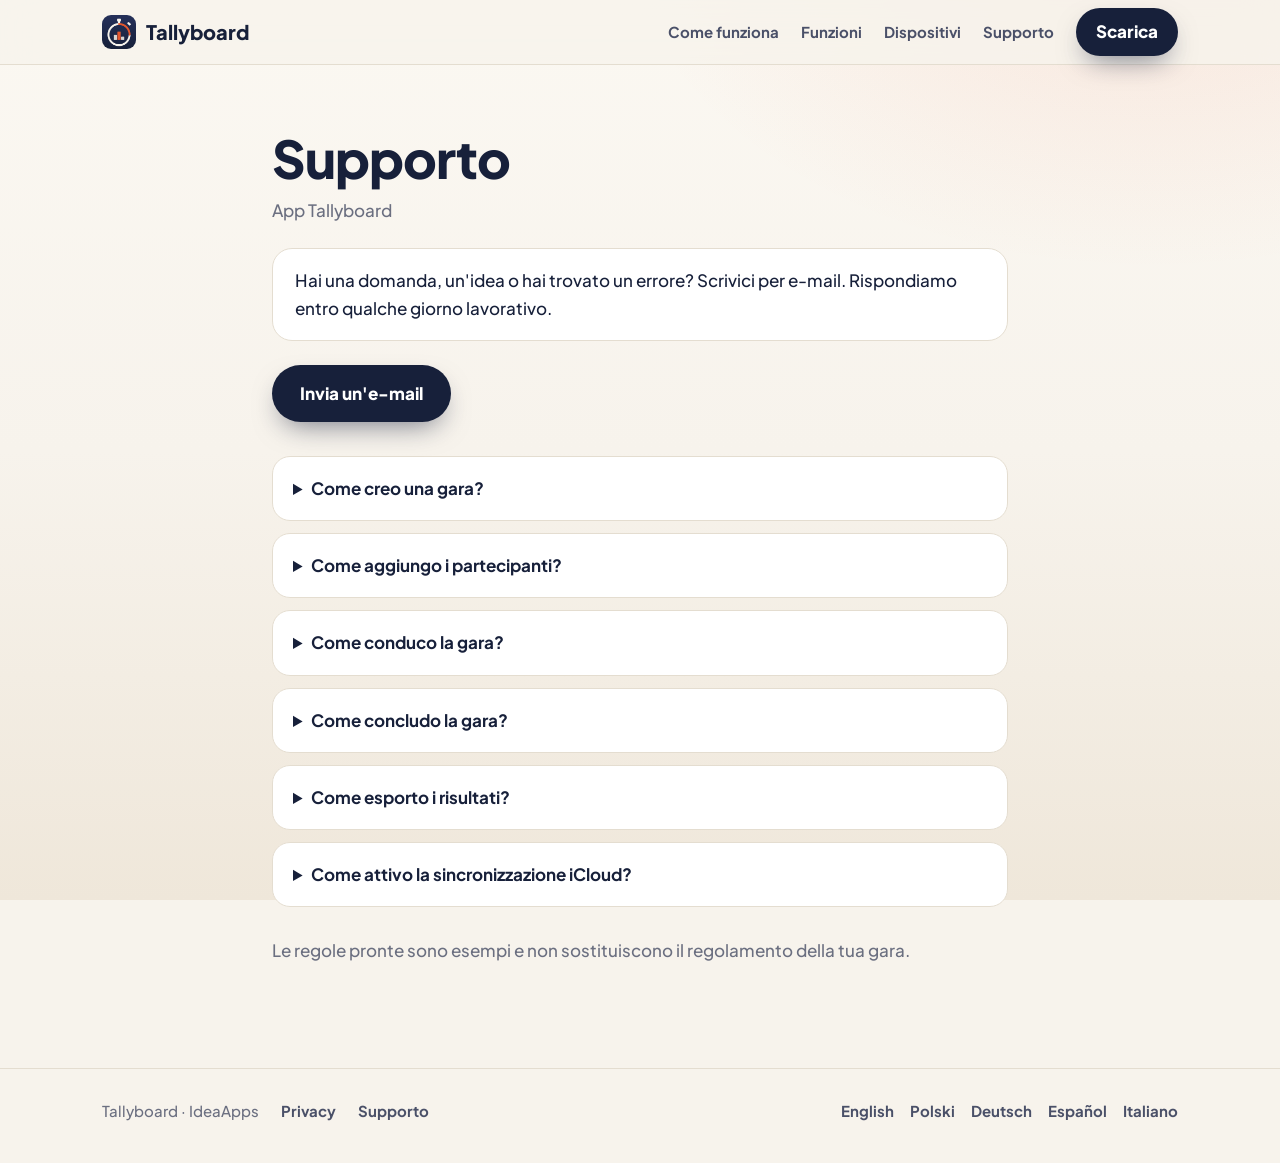
<file: it/support.html>
<!doctype html>
<html lang="it">
<head>
<meta charset="utf-8"><meta name="viewport" content="width=device-width,initial-scale=1,viewport-fit=cover">
<title>Supporto · Tallyboard</title>
<meta name="description" content="Hai una domanda, un&#x27;idea o hai trovato un errore? Scrivici per e-mail. Rispondiamo entro qualche giorno lavorativo.">
<meta name="theme-color" content="#F7F3EC">
<meta name="apple-itunes-app" content="app-id=6829415575">
<link rel="canonical" href="https://ideaapps.io/Tallyboard/it/support.html">
<link rel="alternate" hreflang="en" href="https://ideaapps.io/Tallyboard/support.html"><link rel="alternate" hreflang="pl" href="https://ideaapps.io/Tallyboard/pl/support.html"><link rel="alternate" hreflang="de" href="https://ideaapps.io/Tallyboard/de/support.html"><link rel="alternate" hreflang="es" href="https://ideaapps.io/Tallyboard/es/support.html"><link rel="alternate" hreflang="it" href="https://ideaapps.io/Tallyboard/it/support.html"><link rel="alternate" hreflang="x-default" href="https://ideaapps.io/Tallyboard/support.html">
<meta property="og:type" content="website"><meta property="og:title" content="Supporto · Tallyboard"><meta property="og:description" content="Hai una domanda, un&#x27;idea o hai trovato un errore? Scrivici per e-mail. Rispondiamo entro qualche giorno lavorativo.">
<meta property="og:image" content="https://ideaapps.io/Tallyboard/assets/og.png"><meta property="og:url" content="https://ideaapps.io/Tallyboard/it/support.html">
<meta name="twitter:card" content="summary_large_image">
<link rel="icon" href="../assets/icon.png"><link rel="apple-touch-icon" href="../assets/icon.png">
<link rel="stylesheet" href="../assets/style.css">
</head>
<body>
<nav class="top"><div class="wrap"><a class="brand" href="./"><img src="../assets/icon.png" alt="" width="34" height="34">Tallyboard</a><a class="l" href="./#how">Come funziona</a><a class="l" href="./#features">Funzioni</a><a class="l" href="./#devices">Dispositivi</a><a class="l" href="support.html">Supporto</a><a class="btn" style="padding:10px 20px" href="https://apps.apple.com/app/id6829415575">Scarica</a></div></nav>
<main class="page"><h1>Supporto</h1><p class="sub">App Tallyboard</p><p class="short">Hai una domanda, un'idea o hai trovato un errore? Scrivici per e-mail. Rispondiamo entro qualche giorno lavorativo.</p><div class="btns"><a class="btn" href="mailto:marcin.polak@ideaapps.io">Invia un'e-mail</a></div><div style="margin-top:34px"><details><summary>Come creo una gara?</summary><p>Tocca + nell'elenco delle gare, dalle un nome, scegli un tipo di gara e aggiungi i gruppi. Ogni gruppo ha le sue prove, il suo modo di contare e le sue penalità.</p></details><details><summary>Come aggiungo i partecipanti?</summary><p>Apri la gara, poi Partecipanti. Aggiungili uno alla volta («Salva» lascia aperto il modulo per la persona successiva), incolla un elenco o importa un CSV. Il numero di partenza si compila da solo.</p></details><details><summary>Come conduco la gara?</summary><p>Apri un gruppo: l'app mostra chi è il prossimo. Tocca Start, usa il cronometro (su iPhone anche il tasto volume +), aggiungi le penalità e salva. Il partecipante successivo compare da solo.</p></details><details><summary>Come concludo la gara?</summary><p>Apri la gara e tocca Concludi la gara. I risultati diventano definitivi e l'inserimento si blocca. Per continuare, scorri la gara nell'elenco oppure tocca Riapri la gara.</p></details><details><summary>Come esporto i risultati?</summary><p>In una gara usa il pulsante di esportazione: PDF, CSV, immagine del podio o backup .tallyboard. Il backup si importa nelle Impostazioni.</p></details><details><summary>Come attivo la sincronizzazione iCloud?</summary><p>Impostazioni → Esportazione e backup → Sincronizzazione iCloud. Serve un account iCloud sul dispositivo. Poi chiudi e riapri l'app.</p></details></div><p class="sub" style="margin-top:30px">Le regole pronte sono esempi e non sostituiscono il regolamento della tua gara.</p></main><footer><div class="wrap"><span>Tallyboard · IdeaApps</span><a href="privacy.html">Privacy</a><a href="support.html">Supporto</a><span class="sp"><a href="../support.html" hreflang="en">English</a><a href="../pl/support.html" hreflang="pl">Polski</a><a href="../de/support.html" hreflang="de">Deutsch</a><a href="../es/support.html" hreflang="es">Español</a><a href="support.html" hreflang="it">Italiano</a></span></div></footer>
<script src="../assets/app.js" defer></script>
</body></html>
</file>
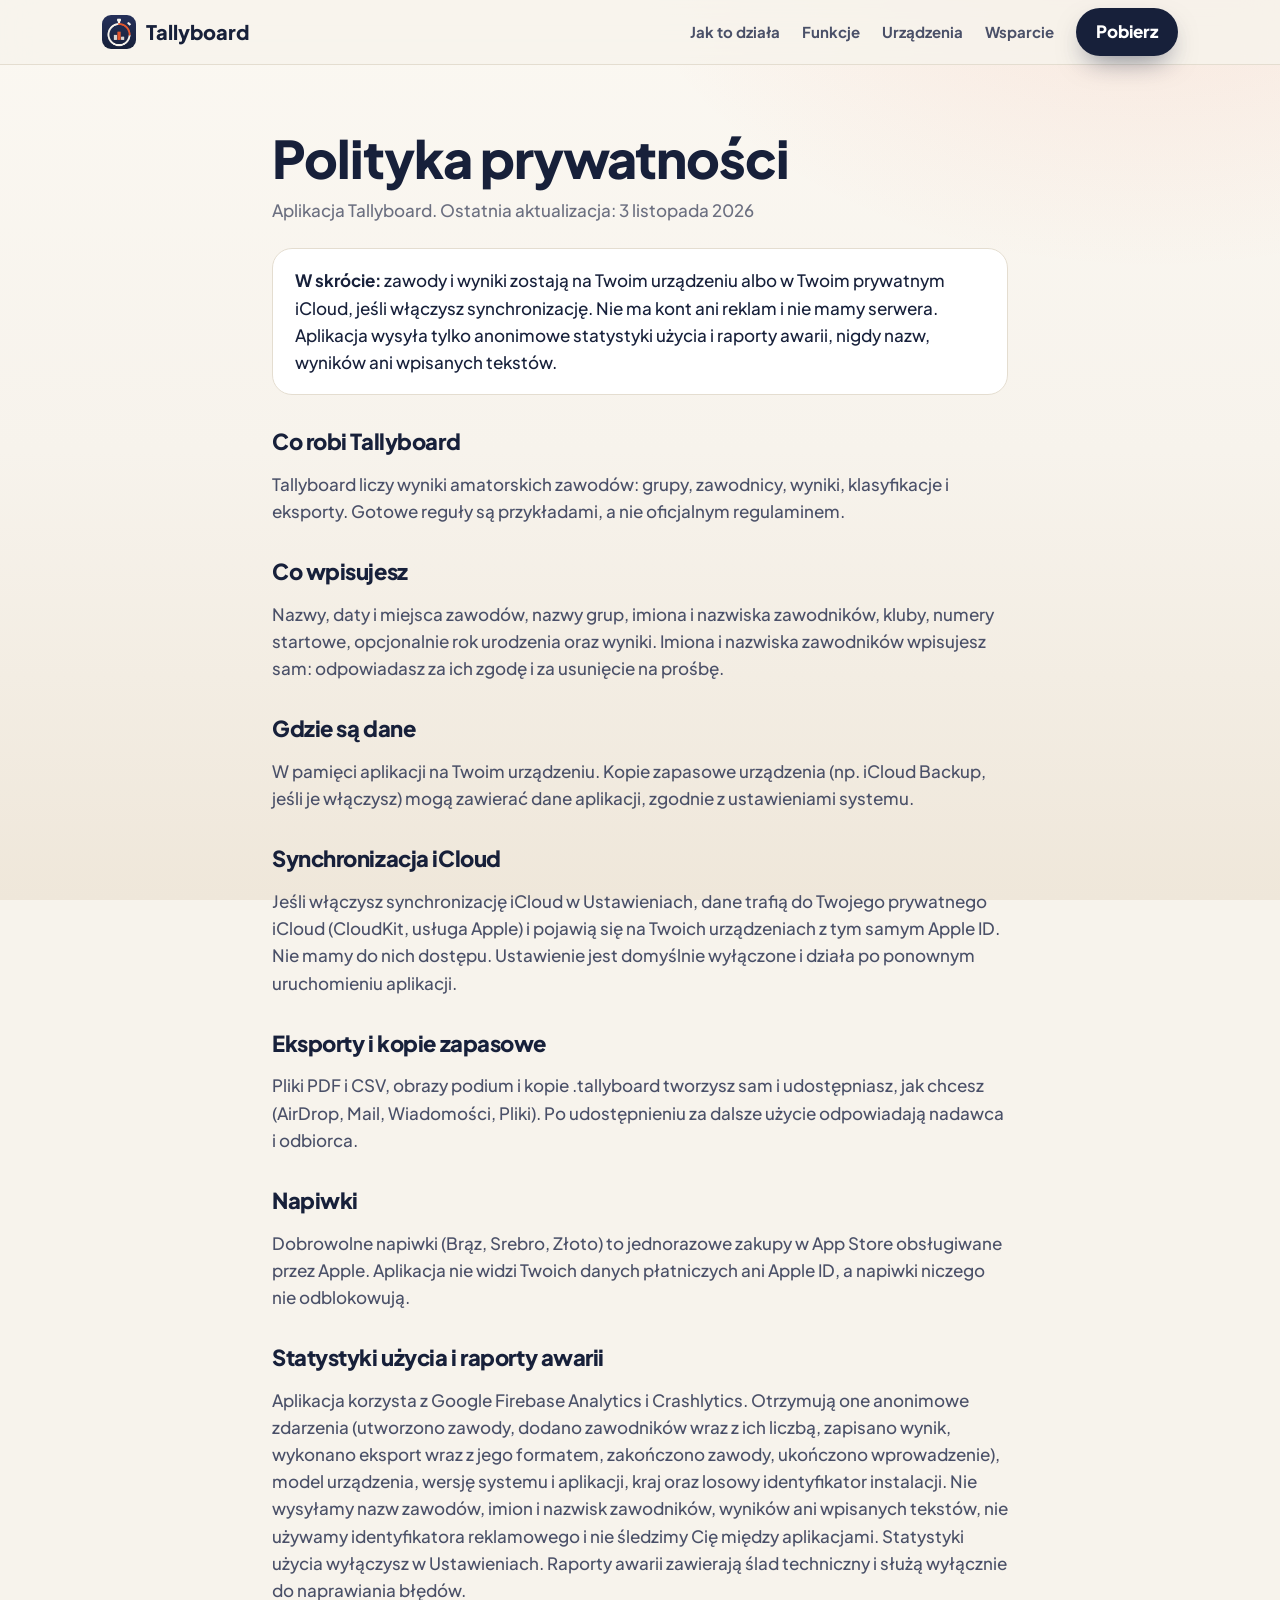
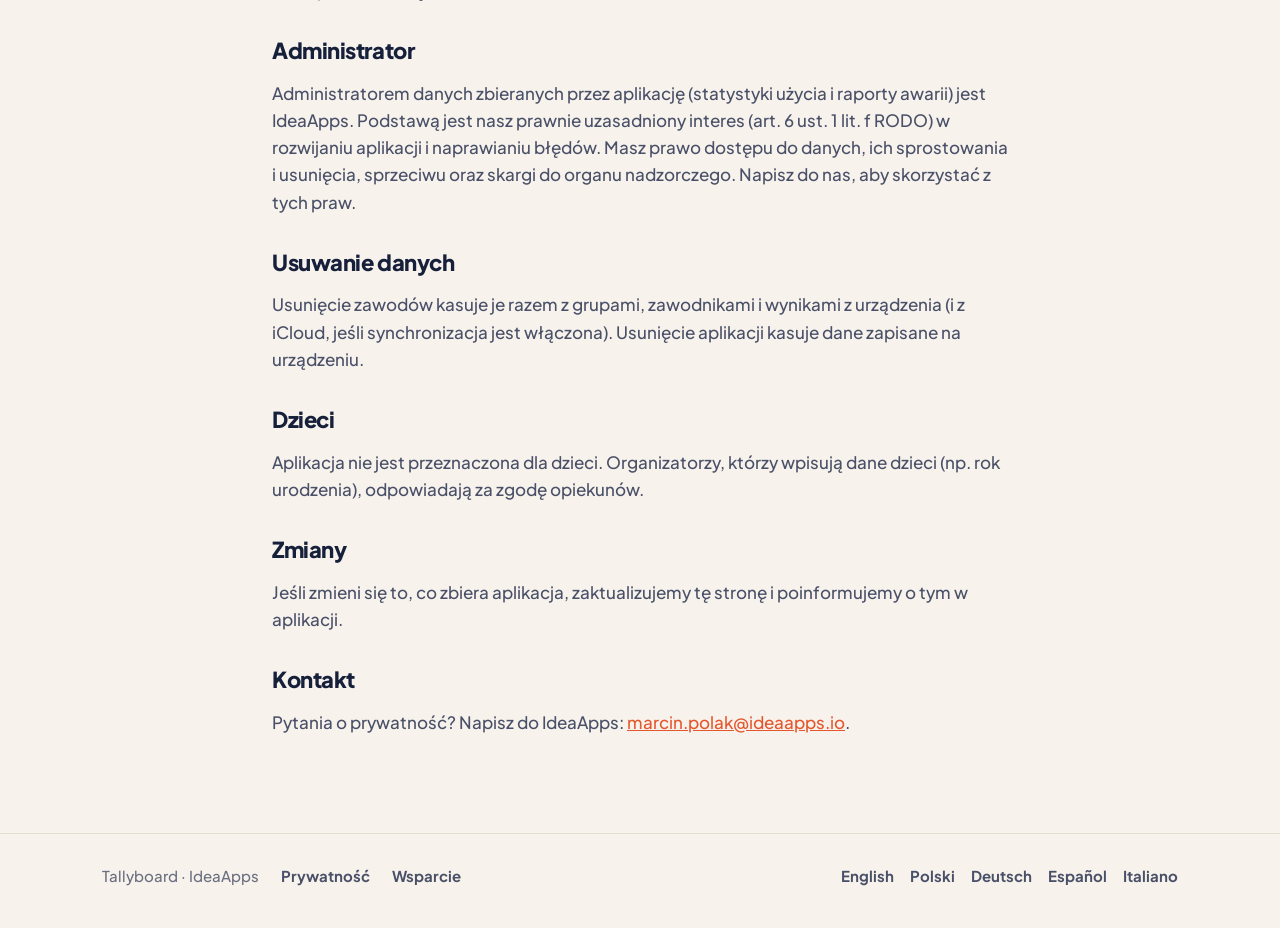
<file: pl/privacy.html>
<!doctype html>
<html lang="pl">
<head>
<meta charset="utf-8"><meta name="viewport" content="width=device-width,initial-scale=1,viewport-fit=cover">
<title>Polityka prywatności · Tallyboard</title>
<meta name="description" content="W skrócie: wyniki zostają na Twoim urządzeniu albo w Twoim prywatnym iCloud, jeśli włączysz synchronizację. Bez kont, reklam i naszego serwera. Aplikacja wysyła tylko anonimowe statystyki użycia i raporty awarii, nigdy nazw ani wyników.">
<meta name="theme-color" content="#F7F3EC">
<meta name="apple-itunes-app" content="app-id=6829415575">
<link rel="canonical" href="https://ideaapps.io/Tallyboard/pl/privacy.html">
<link rel="alternate" hreflang="en" href="https://ideaapps.io/Tallyboard/privacy.html"><link rel="alternate" hreflang="pl" href="https://ideaapps.io/Tallyboard/pl/privacy.html"><link rel="alternate" hreflang="de" href="https://ideaapps.io/Tallyboard/de/privacy.html"><link rel="alternate" hreflang="es" href="https://ideaapps.io/Tallyboard/es/privacy.html"><link rel="alternate" hreflang="it" href="https://ideaapps.io/Tallyboard/it/privacy.html"><link rel="alternate" hreflang="x-default" href="https://ideaapps.io/Tallyboard/privacy.html">
<meta property="og:type" content="website"><meta property="og:title" content="Polityka prywatności · Tallyboard"><meta property="og:description" content="W skrócie: wyniki zostają na Twoim urządzeniu albo w Twoim prywatnym iCloud, jeśli włączysz synchronizację. Bez kont, reklam i naszego serwera. Aplikacja wysyła tylko anonimowe statystyki użycia i raporty awarii, nigdy nazw ani wyników.">
<meta property="og:image" content="https://ideaapps.io/Tallyboard/assets/og.png"><meta property="og:url" content="https://ideaapps.io/Tallyboard/pl/privacy.html">
<meta name="twitter:card" content="summary_large_image">
<link rel="icon" href="../assets/icon.png"><link rel="apple-touch-icon" href="../assets/icon.png">
<link rel="stylesheet" href="../assets/style.css">
</head>
<body>
<nav class="top"><div class="wrap"><a class="brand" href="./"><img src="../assets/icon.png" alt="" width="34" height="34">Tallyboard</a><a class="l" href="./#how">Jak to działa</a><a class="l" href="./#features">Funkcje</a><a class="l" href="./#devices">Urządzenia</a><a class="l" href="support.html">Wsparcie</a><a class="btn" style="padding:10px 20px" href="https://apps.apple.com/app/id6829415575">Pobierz</a></div></nav>
<main class="page"><h1>Polityka prywatności</h1><p class="sub">Aplikacja Tallyboard. Ostatnia aktualizacja: 3 listopada 2026</p><p class="short"><strong>W skrócie:</strong> zawody i wyniki zostają na Twoim urządzeniu albo w Twoim prywatnym iCloud, jeśli włączysz synchronizację. Nie ma kont ani reklam i nie mamy serwera. Aplikacja wysyła tylko anonimowe statystyki użycia i raporty awarii, nigdy nazw, wyników ani wpisanych tekstów.</p><h2>Co robi Tallyboard</h2><p>Tallyboard liczy wyniki amatorskich zawodów: grupy, zawodnicy, wyniki, klasyfikacje i eksporty. Gotowe reguły są przykładami, a nie oficjalnym regulaminem.</p><h2>Co wpisujesz</h2><p>Nazwy, daty i miejsca zawodów, nazwy grup, imiona i nazwiska zawodników, kluby, numery startowe, opcjonalnie rok urodzenia oraz wyniki. Imiona i nazwiska zawodników wpisujesz sam: odpowiadasz za ich zgodę i za usunięcie na prośbę.</p><h2>Gdzie są dane</h2><p>W pamięci aplikacji na Twoim urządzeniu. Kopie zapasowe urządzenia (np. iCloud Backup, jeśli je włączysz) mogą zawierać dane aplikacji, zgodnie z ustawieniami systemu.</p><h2>Synchronizacja iCloud</h2><p>Jeśli włączysz synchronizację iCloud w Ustawieniach, dane trafią do Twojego prywatnego iCloud (CloudKit, usługa Apple) i pojawią się na Twoich urządzeniach z tym samym Apple ID. Nie mamy do nich dostępu. Ustawienie jest domyślnie wyłączone i działa po ponownym uruchomieniu aplikacji.</p><h2>Eksporty i kopie zapasowe</h2><p>Pliki PDF i CSV, obrazy podium i kopie .tallyboard tworzysz sam i udostępniasz, jak chcesz (AirDrop, Mail, Wiadomości, Pliki). Po udostępnieniu za dalsze użycie odpowiadają nadawca i odbiorca.</p><h2>Napiwki</h2><p>Dobrowolne napiwki (Brąz, Srebro, Złoto) to jednorazowe zakupy w App Store obsługiwane przez Apple. Aplikacja nie widzi Twoich danych płatniczych ani Apple ID, a napiwki niczego nie odblokowują.</p><h2>Statystyki użycia i raporty awarii</h2><p>Aplikacja korzysta z Google Firebase Analytics i Crashlytics. Otrzymują one anonimowe zdarzenia (utworzono zawody, dodano zawodników wraz z ich liczbą, zapisano wynik, wykonano eksport wraz z jego formatem, zakończono zawody, ukończono wprowadzenie), model urządzenia, wersję systemu i aplikacji, kraj oraz losowy identyfikator instalacji. Nie wysyłamy nazw zawodów, imion i nazwisk zawodników, wyników ani wpisanych tekstów, nie używamy identyfikatora reklamowego i nie śledzimy Cię między aplikacjami. Statystyki użycia wyłączysz w Ustawieniach. Raporty awarii zawierają ślad techniczny i służą wyłącznie do naprawiania błędów.</p><h2>Administrator</h2><p>Administratorem danych zbieranych przez aplikację (statystyki użycia i raporty awarii) jest IdeaApps. Podstawą jest nasz prawnie uzasadniony interes (art. 6 ust. 1 lit. f RODO) w rozwijaniu aplikacji i naprawianiu błędów. Masz prawo dostępu do danych, ich sprostowania i usunięcia, sprzeciwu oraz skargi do organu nadzorczego. Napisz do nas, aby skorzystać z tych praw.</p><h2>Usuwanie danych</h2><p>Usunięcie zawodów kasuje je razem z grupami, zawodnikami i wynikami z urządzenia (i z iCloud, jeśli synchronizacja jest włączona). Usunięcie aplikacji kasuje dane zapisane na urządzeniu.</p><h2>Dzieci</h2><p>Aplikacja nie jest przeznaczona dla dzieci. Organizatorzy, którzy wpisują dane dzieci (np. rok urodzenia), odpowiadają za zgodę opiekunów.</p><h2>Zmiany</h2><p>Jeśli zmieni się to, co zbiera aplikacja, zaktualizujemy tę stronę i poinformujemy o tym w aplikacji.</p><h2>Kontakt</h2><p>Pytania o prywatność? Napisz do IdeaApps: <a href="mailto:marcin.polak@ideaapps.io">marcin.polak@ideaapps.io</a>.</p></main><footer><div class="wrap"><span>Tallyboard · IdeaApps</span><a href="privacy.html">Prywatność</a><a href="support.html">Wsparcie</a><span class="sp"><a href="../privacy.html" hreflang="en">English</a><a href="privacy.html" hreflang="pl">Polski</a><a href="../de/privacy.html" hreflang="de">Deutsch</a><a href="../es/privacy.html" hreflang="es">Español</a><a href="../it/privacy.html" hreflang="it">Italiano</a></span></div></footer>
<script src="../assets/app.js" defer></script>
</body></html>
</file>
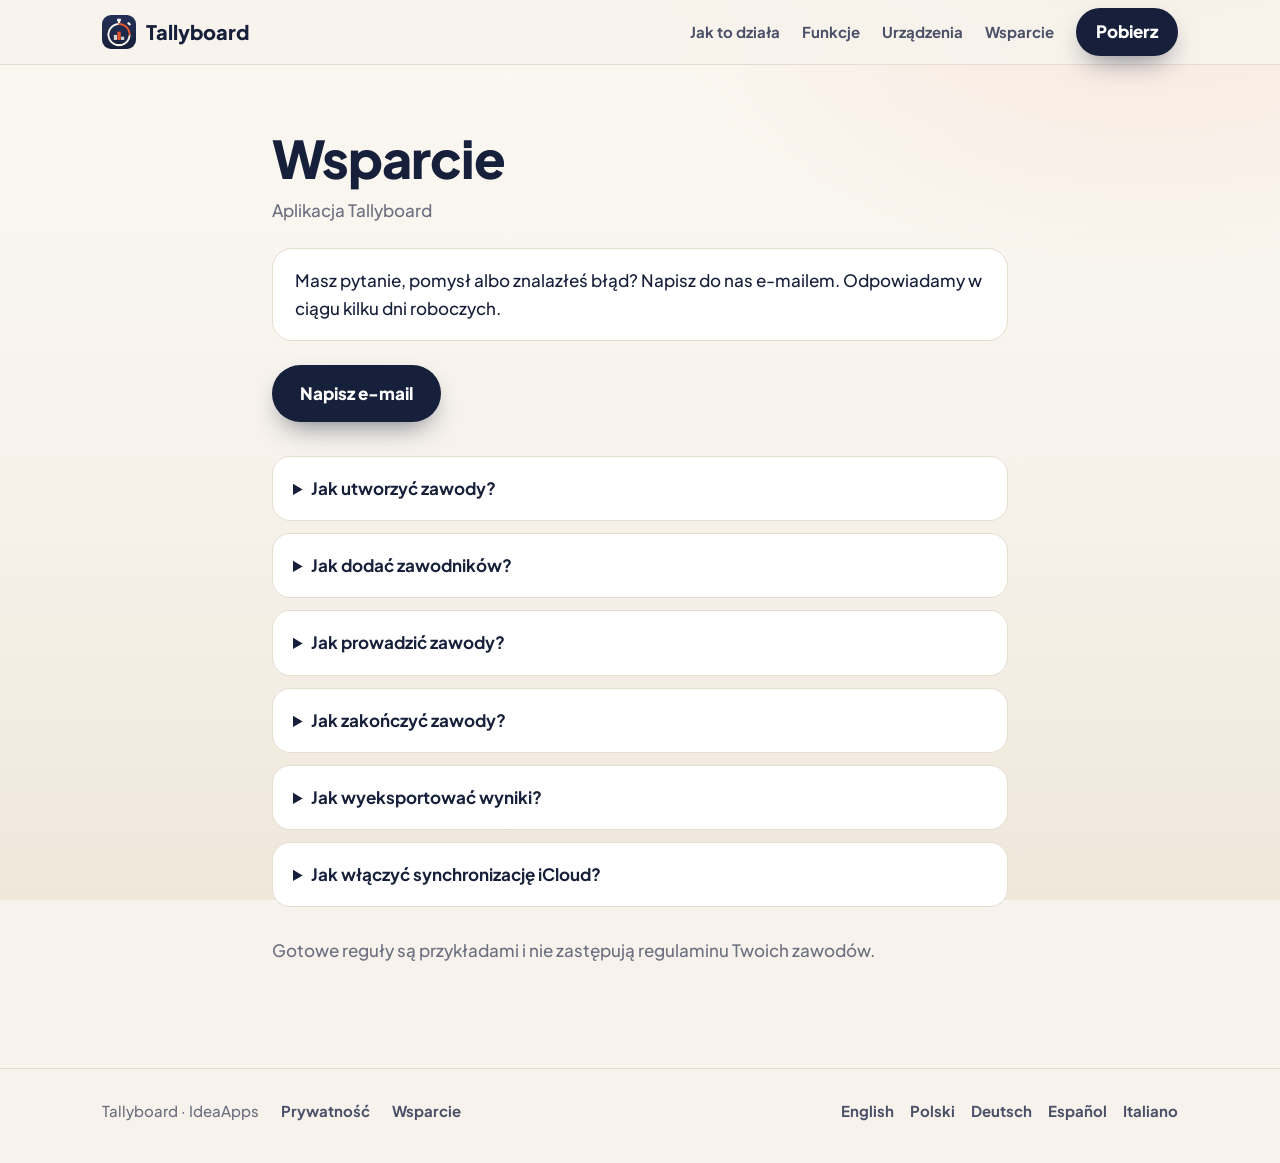
<file: pl/support.html>
<!doctype html>
<html lang="pl">
<head>
<meta charset="utf-8"><meta name="viewport" content="width=device-width,initial-scale=1,viewport-fit=cover">
<title>Wsparcie · Tallyboard</title>
<meta name="description" content="Masz pytanie, pomysł albo znalazłeś błąd? Napisz do nas e-mailem. Odpowiadamy w ciągu kilku dni roboczych.">
<meta name="theme-color" content="#F7F3EC">
<meta name="apple-itunes-app" content="app-id=6829415575">
<link rel="canonical" href="https://ideaapps.io/Tallyboard/pl/support.html">
<link rel="alternate" hreflang="en" href="https://ideaapps.io/Tallyboard/support.html"><link rel="alternate" hreflang="pl" href="https://ideaapps.io/Tallyboard/pl/support.html"><link rel="alternate" hreflang="de" href="https://ideaapps.io/Tallyboard/de/support.html"><link rel="alternate" hreflang="es" href="https://ideaapps.io/Tallyboard/es/support.html"><link rel="alternate" hreflang="it" href="https://ideaapps.io/Tallyboard/it/support.html"><link rel="alternate" hreflang="x-default" href="https://ideaapps.io/Tallyboard/support.html">
<meta property="og:type" content="website"><meta property="og:title" content="Wsparcie · Tallyboard"><meta property="og:description" content="Masz pytanie, pomysł albo znalazłeś błąd? Napisz do nas e-mailem. Odpowiadamy w ciągu kilku dni roboczych.">
<meta property="og:image" content="https://ideaapps.io/Tallyboard/assets/og.png"><meta property="og:url" content="https://ideaapps.io/Tallyboard/pl/support.html">
<meta name="twitter:card" content="summary_large_image">
<link rel="icon" href="../assets/icon.png"><link rel="apple-touch-icon" href="../assets/icon.png">
<link rel="stylesheet" href="../assets/style.css">
</head>
<body>
<nav class="top"><div class="wrap"><a class="brand" href="./"><img src="../assets/icon.png" alt="" width="34" height="34">Tallyboard</a><a class="l" href="./#how">Jak to działa</a><a class="l" href="./#features">Funkcje</a><a class="l" href="./#devices">Urządzenia</a><a class="l" href="support.html">Wsparcie</a><a class="btn" style="padding:10px 20px" href="https://apps.apple.com/app/id6829415575">Pobierz</a></div></nav>
<main class="page"><h1>Wsparcie</h1><p class="sub">Aplikacja Tallyboard</p><p class="short">Masz pytanie, pomysł albo znalazłeś błąd? Napisz do nas e-mailem. Odpowiadamy w ciągu kilku dni roboczych.</p><div class="btns"><a class="btn" href="mailto:marcin.polak@ideaapps.io">Napisz e-mail</a></div><div style="margin-top:34px"><details><summary>Jak utworzyć zawody?</summary><p>Dotknij + na liście zawodów, nazwij je, wybierz rodzaj zawodów i dodaj grupy. Każda grupa ma własne próby, sposób liczenia i kary.</p></details><details><summary>Jak dodać zawodników?</summary><p>Otwórz zawody, potem Zawodnicy. Dodawaj ich pojedynczo („Zapisz” zostawia formularz otwarty na następną osobę), wklej listę albo zaimportuj CSV. Numer startowy uzupełnia się sam.</p></details><details><summary>Jak prowadzić zawody?</summary><p>Otwórz grupę: aplikacja pokazuje, kto jest następny. Dotknij Start, użyj stopera (na iPhonie także przycisku głośności „+”), dodaj kary i zapisz. Następny zawodnik pojawia się sam.</p></details><details><summary>Jak zakończyć zawody?</summary><p>Otwórz zawody i dotknij Zakończ zawody. Wyniki zostaną oznaczone jako ostateczne, a wpisywanie zablokowane. Aby kontynuować, przesuń zawody na liście albo dotknij Wznów zawody.</p></details><details><summary>Jak wyeksportować wyniki?</summary><p>W zawodach użyj przycisku eksportu: PDF, CSV, obraz podium albo kopia .tallyboard. Kopię zaimportujesz w Ustawieniach.</p></details><details><summary>Jak włączyć synchronizację iCloud?</summary><p>Ustawienia → Eksport i kopie zapasowe → Synchronizacja przez iCloud. Potrzebne jest konto iCloud na urządzeniu. Potem zamknij i otwórz aplikację ponownie.</p></details></div><p class="sub" style="margin-top:30px">Gotowe reguły są przykładami i nie zastępują regulaminu Twoich zawodów.</p></main><footer><div class="wrap"><span>Tallyboard · IdeaApps</span><a href="privacy.html">Prywatność</a><a href="support.html">Wsparcie</a><span class="sp"><a href="../support.html" hreflang="en">English</a><a href="support.html" hreflang="pl">Polski</a><a href="../de/support.html" hreflang="de">Deutsch</a><a href="../es/support.html" hreflang="es">Español</a><a href="../it/support.html" hreflang="it">Italiano</a></span></div></footer>
<script src="../assets/app.js" defer></script>
</body></html>
</file>
<file: assets/style.css>
:root{--bg:#F7F3EC;--bg2:#EFE7DA;--card:#fff;--line:#E4DDD0;--ink:#17203A;--soft:#4A5068;--mute:#6B6F80;--acc:#E4572E;--wash:#FFF3EE;--navy:#17203A}
@font-face{font-family:"Plus Jakarta Sans";font-weight:500;src:url(fonts/PlusJakartaSans-Medium.ttf)}
@font-face{font-family:"Plus Jakarta Sans";font-weight:700;src:url(fonts/PlusJakartaSans-Bold.ttf)}
@font-face{font-family:"Plus Jakarta Sans";font-weight:800;src:url(fonts/PlusJakartaSans-ExtraBold.ttf)}
*{box-sizing:border-box}html{scroll-behavior:smooth}
body{margin:0;background:var(--bg);color:var(--ink);font-family:"Plus Jakarta Sans",-apple-system,BlinkMacSystemFont,"Helvetica Neue",Arial,sans-serif;font-size:17px;line-height:1.6;-webkit-text-size-adjust:100%;overflow-x:hidden}
body:before{content:"";position:fixed;inset:0;z-index:-1;background:radial-gradient(900px 600px at 90% -10%,rgba(228,87,46,.12),transparent 60%),linear-gradient(180deg,#FBF8F2 0,#F7F3EC 50%,#EFE7DA 100%)}
a{color:var(--acc)}img{max-width:100%;display:block}
.wrap{max-width:1120px;margin:0 auto;padding:0 22px}
nav.top{position:sticky;top:0;z-index:20;backdrop-filter:blur(16px);-webkit-backdrop-filter:blur(16px);background:rgba(247,243,236,.82);border-bottom:1px solid var(--line)}
nav.top .wrap{display:flex;align-items:center;gap:22px;height:64px}
.brand{display:flex;align-items:center;gap:10px;font-weight:800;font-size:20px;color:var(--ink);text-decoration:none;margin-right:auto}
.brand img{width:34px;height:34px;border-radius:9px}
nav.top a.l{color:var(--soft);text-decoration:none;font-weight:700;font-size:15px}nav.top a.l:hover{color:var(--ink)}
.btn{display:inline-flex;align-items:center;gap:10px;padding:15px 28px;border-radius:999px;background:var(--navy);color:#fff;font-weight:800;text-decoration:none;box-shadow:0 12px 28px -10px rgba(23,32,58,.6);transition:transform .2s}
.btn:hover{transform:translateY(-2px)}.btn.ghost{background:var(--card);color:var(--ink);box-shadow:none;border:1px solid var(--line)}
.btn svg{width:20px;height:20px}
.eyebrow{display:inline-flex;gap:8px;align-items:center;font-size:13px;font-weight:800;letter-spacing:.12em;text-transform:uppercase;color:var(--acc)}
.eyebrow:before{content:"";width:26px;height:4px;border-radius:2px;background:var(--acc)}
h1,h2,h3{line-height:1.12;margin:0;letter-spacing:-.02em;text-wrap:balance}
h1{font-size:clamp(38px,6.2vw,66px);font-weight:800}h1 em{font-style:normal;color:var(--acc)}
h2{font-size:clamp(28px,4.2vw,44px);font-weight:800}h3{font-size:20px;font-weight:800}
.lead{font-size:clamp(18px,2.2vw,21px);color:var(--soft);max-width:34em}
.hero{padding:72px 0 40px}.hero .wrap{display:grid;grid-template-columns:1.05fr .95fr;gap:40px;align-items:center}
.hero h1{margin:16px 0 22px}.hero .btns{display:flex;gap:14px;flex-wrap:wrap;margin:30px 0 18px}
.dev{color:var(--mute);font-weight:700;font-size:14px}
.shot{height:auto;border-radius:28px;border:1px solid var(--line);box-shadow:0 36px 70px -30px rgba(23,32,58,.45);background:var(--card)}
.phones{position:relative;height:640px}
.phones .shot{position:absolute;width:270px}
.phones .p1{left:48%;top:0;transform:rotate(5deg);animation:float 7s ease-in-out infinite}
.phones .p2{left:4%;top:70px;transform:rotate(-6deg) scale(.92);animation:float 8s ease-in-out -2s infinite}
@keyframes float{50%{translate:0 -14px}}
section{padding:90px 0}.head{max-width:720px;margin:0 auto 52px;text-align:center}.head p{color:var(--soft);font-size:19px;margin:16px 0 0}
.card{background:var(--card);border:1px solid var(--line);border-radius:28px;padding:26px}
.step{display:grid;grid-template-columns:1fr 1fr;gap:64px;align-items:center;margin:0 0 80px}.step:nth-child(even) .txt{order:2}
.num{display:inline-grid;place-items:center;width:46px;height:46px;border-radius:14px;background:var(--acc);color:#fff;font-weight:800;font-size:22px;margin-bottom:18px}
.step p{color:var(--soft);font-size:19px;margin:14px 0 0;max-width:28em}
.step .shot{width:300px;margin:0 auto;transform:rotate(-2deg);transition:transform .5s}.step:nth-child(even) .shot{transform:rotate(2deg)}.step .shot:hover{transform:none}
.grid{display:grid;grid-template-columns:repeat(4,1fr);gap:18px}
.feat{background:var(--card);border:1px solid var(--line);border-radius:26px;padding:24px;transition:transform .25s,border-color .25s}.feat:hover{transform:translateY(-4px);border-color:rgba(228,87,46,.5)}
.feat .ic{width:48px;height:48px;border-radius:15px;display:grid;place-items:center;margin-bottom:16px;background:var(--wash);color:var(--acc)}.feat .ic svg{width:26px;height:26px}
.feat p{color:var(--soft);margin:8px 0 0;font-size:15.5px}
.gallery{display:flex;gap:26px;overflow-x:auto;padding:10px 22px 40px;scroll-snap-type:x mandatory;justify-content:safe center}
.gallery figure{margin:0;flex:0 0 auto;scroll-snap-align:center;text-align:center}.gallery figcaption{margin-top:14px;font-weight:700;color:var(--soft)}
.gallery img{height:480px;width:auto;max-width:none}.gallery.dev img{height:400px}
.plans{display:grid;grid-template-columns:1fr 1fr;gap:20px;max-width:820px;margin:0 auto}
.plan{position:relative;background:var(--card);border:1px solid var(--line);border-radius:28px;padding:30px}.plan.pro{border-color:rgba(228,87,46,.6);background:var(--wash)}
.plan ul{list-style:none;padding:0;margin:18px 0 0}.plan li{padding:8px 0 8px 30px;position:relative;color:var(--soft)}
.plan li:before{content:"";position:absolute;left:0;top:15px;width:16px;height:8px;border-left:3px solid var(--acc);border-bottom:3px solid var(--acc);transform:rotate(-45deg) scale(.8)}
.badge{position:absolute;top:-13px;right:22px;background:var(--acc);color:#fff;font-weight:800;font-size:13px;padding:5px 14px;border-radius:999px}
.note{text-align:center;color:var(--mute);margin:26px 0 0}
.legal{display:flex;gap:18px;align-items:flex-start;max-width:820px;margin:0 auto}.legal svg{flex:0 0 34px;width:34px;color:var(--acc)}.legal p{margin:6px 0 0;color:var(--soft)}
.faq{max-width:760px;margin:0 auto}details{background:var(--card);border:1px solid var(--line);border-radius:18px;padding:4px 20px;margin:0 0 12px}
summary{cursor:pointer;font-weight:700;padding:14px 0}details p{margin:0 0 16px;color:var(--soft)}
.cta{padding:30px 0 90px}.cta .box{text-align:center;background:var(--navy);color:#fff;border-radius:36px;padding:56px 22px}
.cta p{color:rgba(255,255,255,.75);font-size:19px;margin:12px 0 26px}.cta .btn{background:var(--acc);box-shadow:0 12px 28px -10px rgba(228,87,46,.7)}
footer{border-top:1px solid var(--line);padding:30px 0 40px;color:var(--mute);font-size:15px}footer .wrap{display:flex;gap:22px;flex-wrap:wrap;align-items:center}
footer a{color:var(--soft);text-decoration:none;font-weight:700}footer .sp{margin-left:auto;display:flex;gap:16px;flex-wrap:wrap}
.page{max-width:780px;margin:0 auto;padding:64px 22px 80px}.page h1{font-size:clamp(34px,5vw,52px)}.page h2{font-size:22px;margin:34px 0 8px}
.page p{color:var(--soft)}.sub{color:var(--mute)!important;margin:10px 0 24px}.short{background:var(--card);border:1px solid var(--line);border-radius:20px;padding:18px 22px;color:var(--ink)!important}
.page .btns{display:flex;gap:14px;flex-wrap:wrap;margin-top:24px}
.reveal{opacity:0;transform:translateY(22px);transition:opacity .7s,transform .7s}.reveal.in{opacity:1;transform:none}
@media(max-width:860px){nav.top a.l{display:none}.hero .wrap,.step{grid-template-columns:1fr;gap:30px}.step:nth-child(even) .txt{order:0}.phones{height:560px}.phones .p1{left:40%}.grid{grid-template-columns:1fr 1fr}.plans{grid-template-columns:1fr}section{padding:60px 0}}
@media(max-width:520px){.grid{grid-template-columns:1fr}.phones .shot{width:220px}.phones .p2{left:0}.gallery img{height:420px}.gallery.dev img{height:300px}}
@media(prefers-reduced-motion:reduce){.phones .shot{animation:none}.reveal{opacity:1;transform:none;transition:none}}
</file>
